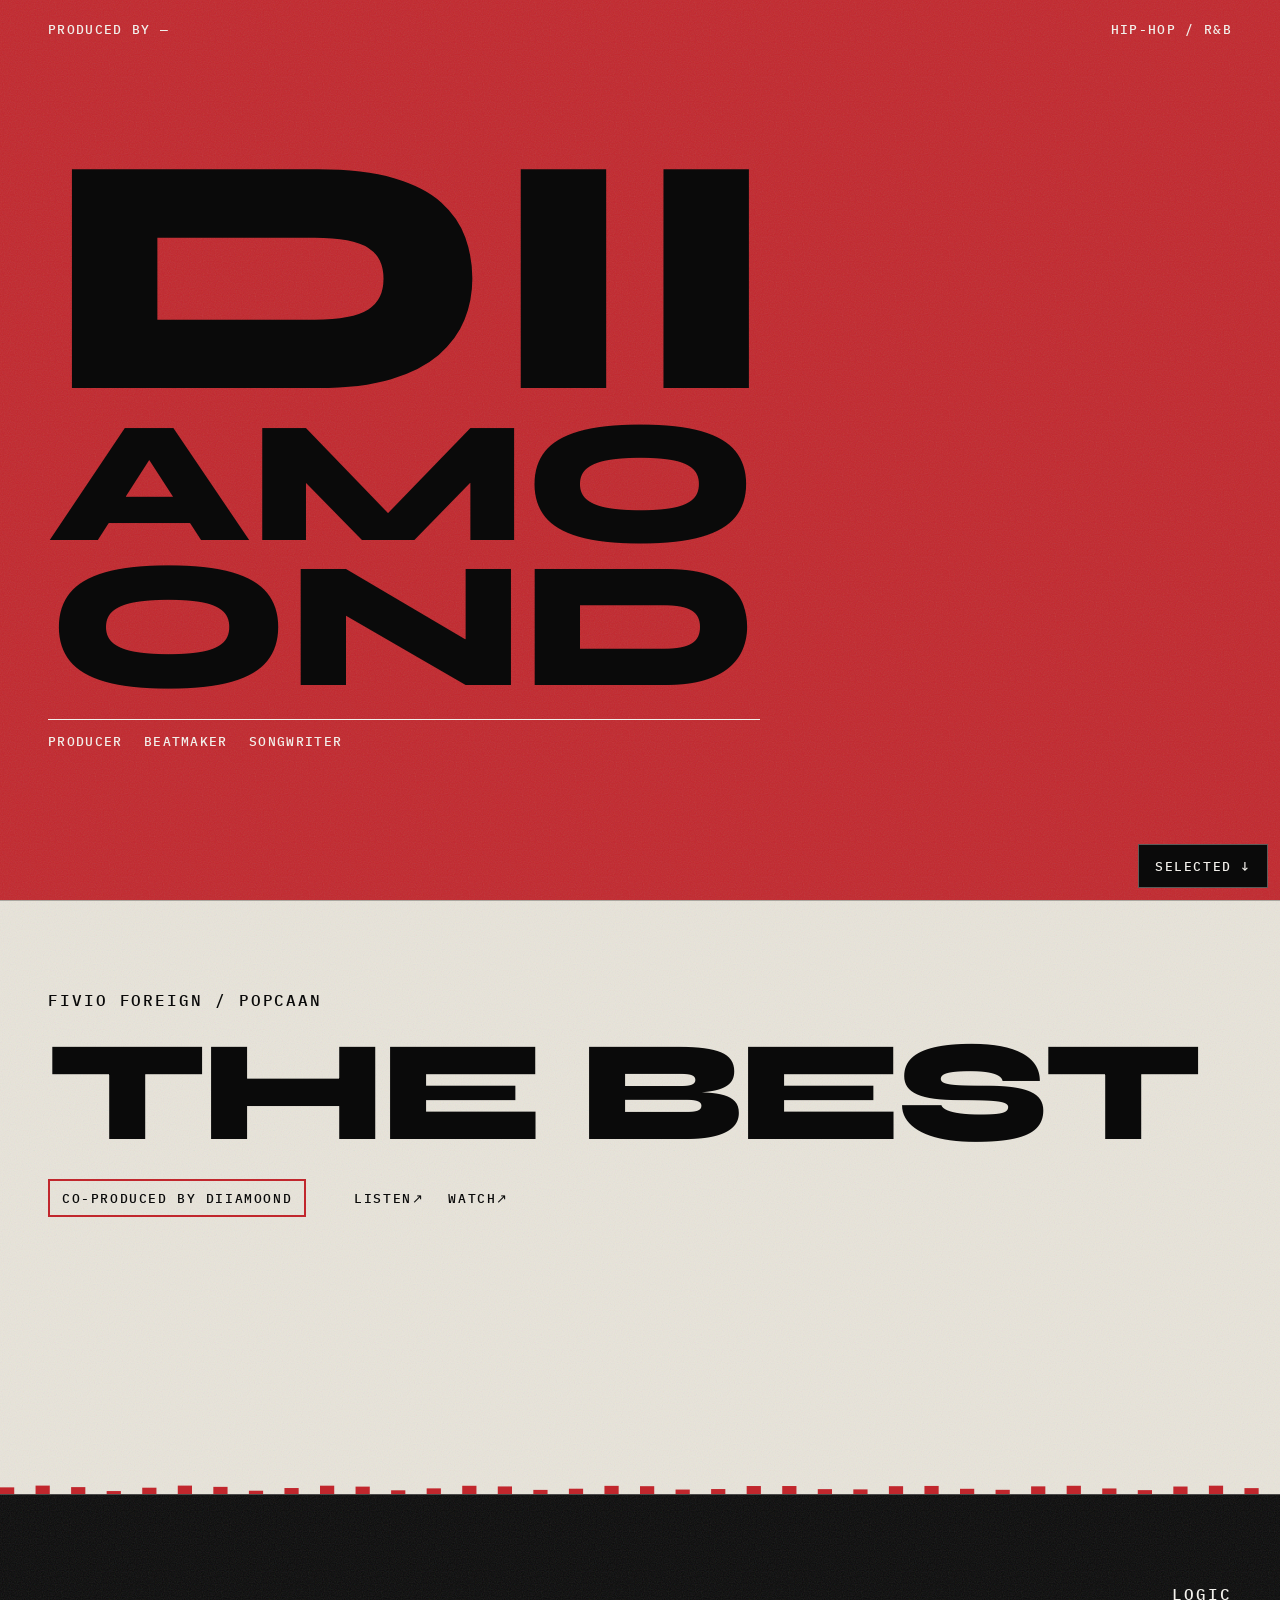
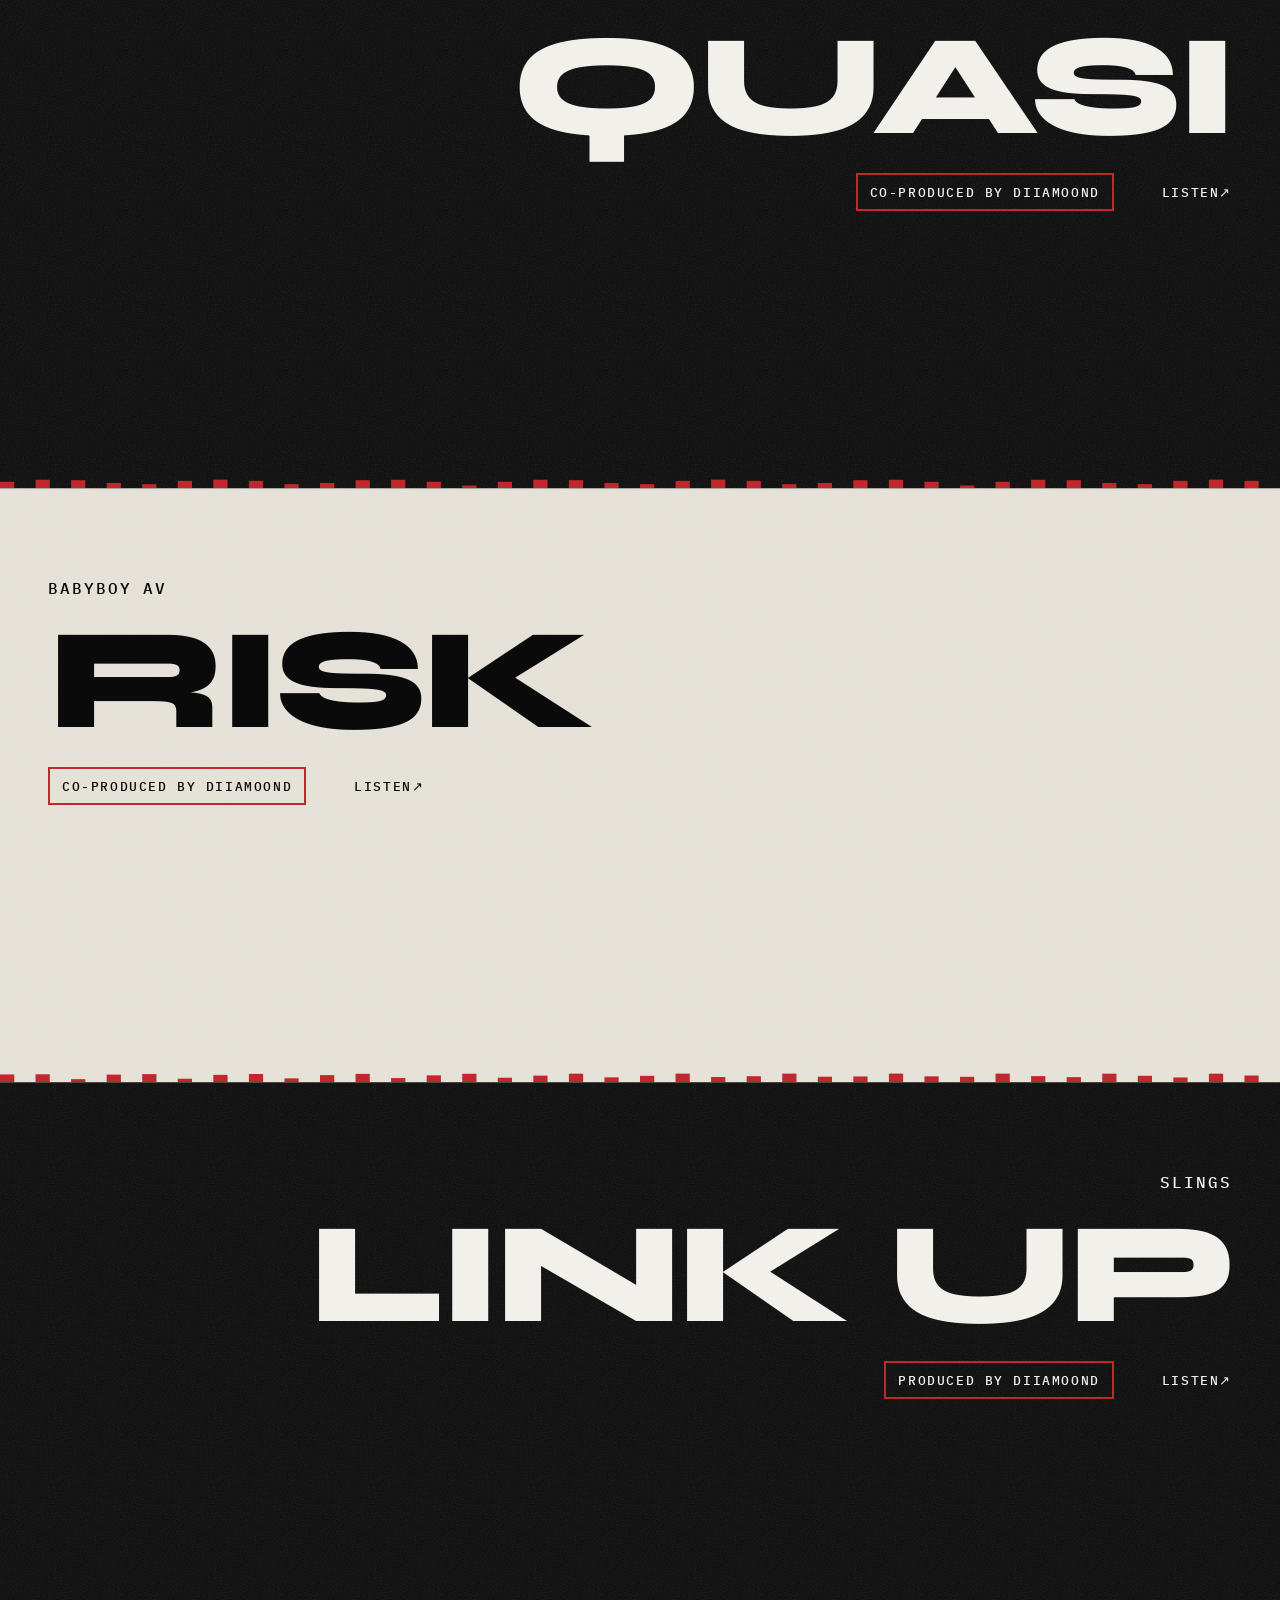
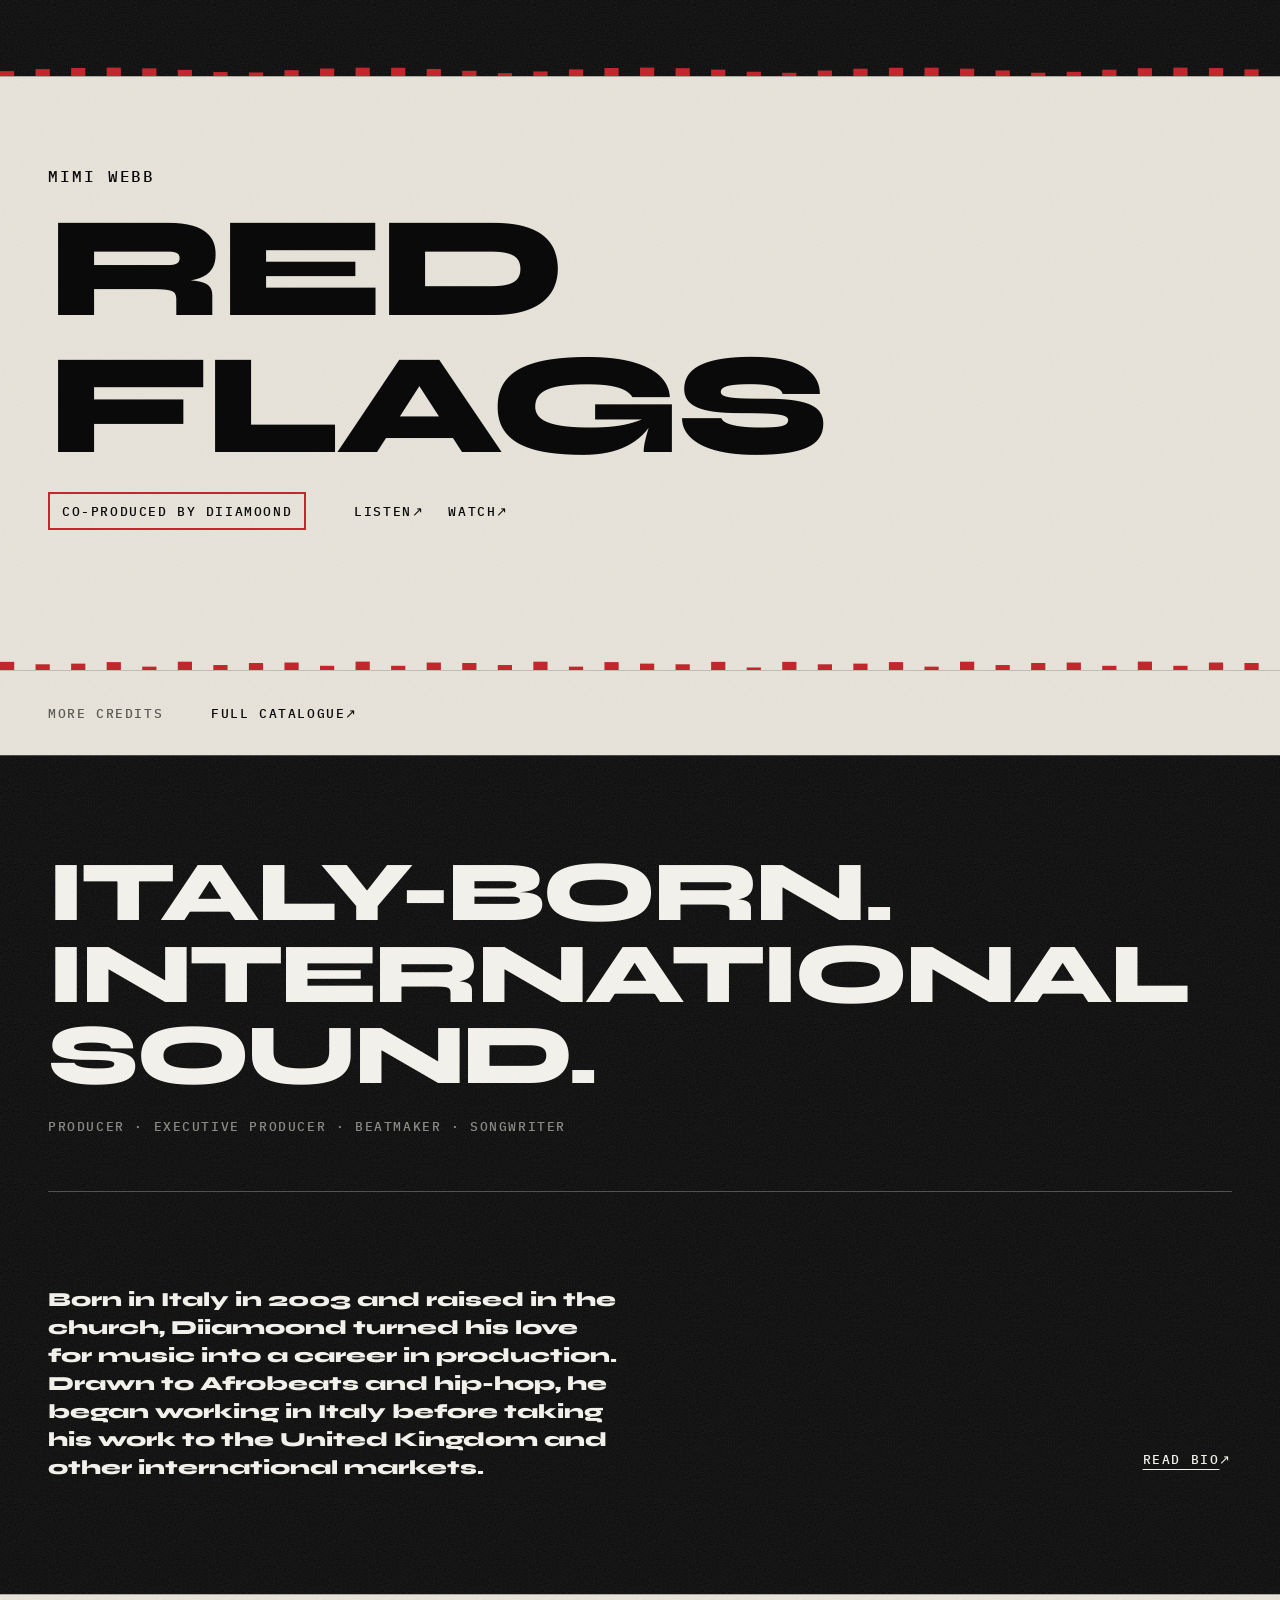
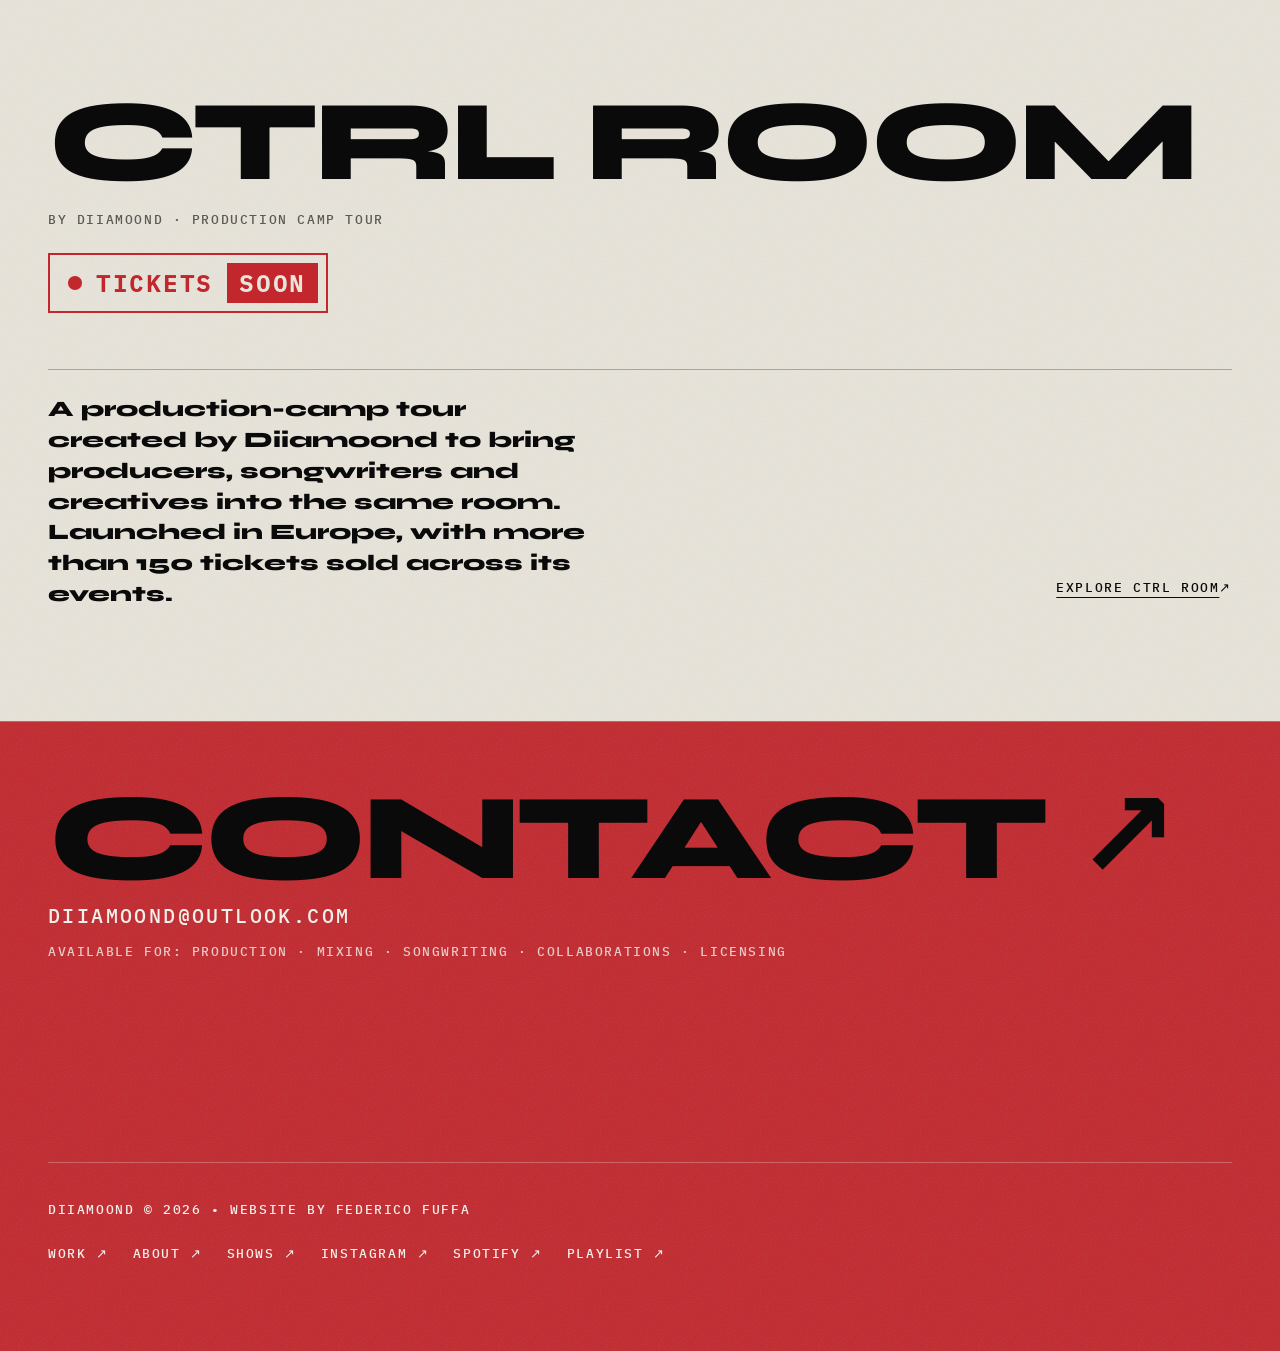
<file: index.html>
<!DOCTYPE html><html lang="en"><head><meta charset="utf-8"><meta name="viewport" content="width=device-width, initial-scale=1, viewport-fit=cover"><meta name="theme-color" content="#C1272D"><meta name="color-scheme" content="only light"><title>Diiamoond — Music Producer &amp; Songwriter</title><meta name="description" content="Diiamoond is a music producer, beatmaker and songwriter, originally from Prato, Italy. Selected productions for Kap G, K Camp and Tommy Kuti. Produced By Diiamoond."><link rel="canonical" href="https://diiamoond.live/"><link rel="sitemap" href="/sitemap-index.xml"><link rel="icon" type="image/png" sizes="48x48" href="/favicon-48.png"><link rel="icon" type="image/png" sizes="32x32" href="/favicon-32.png"><link rel="apple-touch-icon" href="/apple-touch-icon.png"><link rel="preload" href="/_astro/syne-latin-800-normal.EehdNYzx.woff2" as="font" type="font/woff2" crossorigin><meta property="og:type" content="website"><meta property="og:locale" content="en_US"><meta property="og:site_name" content="Diiamoond"><meta property="og:title" content="Diiamoond — Music Producer &amp; Songwriter"><meta property="og:description" content="Diiamoond is a music producer, beatmaker and songwriter, originally from Prato, Italy. Selected productions for Kap G, K Camp and Tommy Kuti. Produced By Diiamoond."><meta property="og:url" content="https://diiamoond.live/"><meta property="og:image" content="https://diiamoond.live/og-image.png"><meta property="og:image:width" content="1200"><meta property="og:image:height" content="630"><meta property="og:image:alt" content="DIIAMOOND, wordmark in black on a red field"><meta name="twitter:card" content="summary_large_image"><meta name="twitter:title" content="Diiamoond — Music Producer &amp; Songwriter"><meta name="twitter:description" content="Diiamoond is a music producer, beatmaker and songwriter, originally from Prato, Italy. Selected productions for Kap G, K Camp and Tommy Kuti. Produced By Diiamoond."><meta name="twitter:image" content="https://diiamoond.live/og-image.png"><script>document.documentElement.classList.add('js');</script><script type="application/ld+json">{"@context":"https://schema.org","@type":"Person","name":"Diiamoond","jobTitle":"Music producer, beatmaker and songwriter","url":"https://diiamoond.live/","sameAs":["https://www.instagram.com/the.diiamoond/","https://open.spotify.com/artist/7727l3UpDFuITKWZ92MBdm"]}</script><style>@font-face{font-family:Syne;font-style:normal;font-weight:800;font-display:swap;src:url(/_astro/syne-latin-800-normal.EehdNYzx.woff2)format("woff2")}@font-face{font-family:IBM Plex Mono;font-style:normal;font-weight:500;font-display:swap;src:url(/_astro/ibm-plex-mono-latin-500-normal.DSY6xOcd.woff2)format("woff2")}:root{--ink:#0a0a0a;--bone:#e8e4da;--red:#c1272d;--red-on-ink:#cf575b;--on-ink:#f2f0eb;--on-ink-muted:#8a8a85;--on-bone-muted:#5b5a55;--font-display:"Syne", system-ui, sans-serif;--font-mono:"IBM Plex Mono", ui-monospace, monospace;color-scheme:light only;--pad:20px;--gutter:max(var(--pad), calc((100vw - 1440px) / 2));--grain:url("data:image/svg+xml,%3Csvg xmlns='http://www.w3.org/2000/svg' width='160' height='160'%3E%3Cfilter id='n'%3E%3CfeTurbulence type='fractalNoise' baseFrequency='.85' numOctaves='2' stitchTiles='stitch'/%3E%3C/filter%3E%3Crect width='100%25' height='100%25' filter='url(%23n)'/%3E%3C/svg%3E")}@media (width>=768px){:root{--pad:48px}}*,:before,:after{box-sizing:border-box}html{scroll-behavior:smooth;background:var(--ink);-webkit-text-size-adjust:100%}body{background:var(--ink);color:var(--on-ink);font-family:var(--font-display);-webkit-font-smoothing:antialiased;margin:0;font-size:1rem;font-weight:500;line-height:1.5}h1,h2,p{margin:0}a{color:inherit;text-decoration:none}:focus-visible{outline-offset:4px;outline:3px solid}.mono{font-family:var(--font-mono);letter-spacing:.12em;text-transform:uppercase;font-size:clamp(.8125rem,.55rem + .35vw,1.0625rem);font-weight:500;line-height:1.4}.arrow__glyph{transition:transform .14s cubic-bezier(.22,1,.36,1);display:inline-block}:where(a,.row):hover .arrow .arrow__glyph,:where(a,.row):focus-within .arrow .arrow__glyph{transform:translate(.09em,-.09em)}a:hover .arrow--back .arrow__glyph,a:focus-visible .arrow--back .arrow__glyph{transform:translate(-.09em)}.credit-mark:before{content:"◆ ";vertical-align:.1em;color:var(--red);font-size:.7em}.sr-only{clip-path:inset(50%);white-space:nowrap;width:1px;height:1px;margin:-1px;padding:0;position:absolute;overflow:hidden}.skip{z-index:100;background:var(--bone);min-height:44px;color:var(--ink);padding:12px 16px;position:absolute;top:-100px;left:8px}.skip:focus{top:8px}.panel{padding-inline:var(--gutter);isolation:isolate;position:relative;overflow:clip;container-type:inline-size}.panel:before{content:"";z-index:-1;background-image:var(--grain);opacity:.12;pointer-events:none;position:absolute;inset:0}.panel--red{background:var(--red);color:var(--on-ink)}.panel--ink{background:var(--ink);color:var(--on-ink)}.panel--bone{background:var(--bone);color:var(--ink)}.js [data-reveal]{opacity:0;will-change:opacity, transform;transition:opacity .7s cubic-bezier(.22,1,.36,1),transform .9s cubic-bezier(.22,1,.36,1);transform:translateY(28px)}.js [data-reveal].is-in{opacity:1;will-change:auto;transform:none}@media (prefers-reduced-motion:reduce){html{scroll-behavior:auto}.js [data-reveal]{opacity:1;transition:none;transform:none}}.skip-next{right:max(12px, env(safe-area-inset-right));bottom:max(12px, env(safe-area-inset-bottom));z-index:50;background:var(--ink);min-width:44px;min-height:44px;color:var(--on-ink);border:1px solid #f2f0eb59;justify-content:center;align-items:center;padding:0 16px;transition:background .12s ease-out,color .12s ease-out;display:inline-flex;position:fixed}.skip-next:hover,.skip-next:focus-visible{background:var(--on-ink);color:var(--ink)}
</style><link rel="stylesheet" href="/_astro/index.AE7K4h8H.css"></head><body><a class="skip mono" href="#works">Skip to content</a><header class="hero panel panel--red" id="top" data-panel data-nav="Selected ↓" data-astro-cid-ge2uvauf><p class="hero__by mono" data-astro-cid-ge2uvauf>Produced by —</p><p class="hero__meta mono" data-astro-cid-ge2uvauf>Hip-hop / R&amp;B</p><div class="hero__block" style="--k:0.784" data-astro-cid-ge2uvauf><h1 class="hero__word" data-astro-cid-ge2uvauf><span class="sr-only" data-astro-cid-ge2uvauf>Diiamoond</span><span class="hero__row" aria-hidden="true" style="--fit:2.083" data-astro-cid-ge2uvauf><span class="hero__ink" data-astro-cid-ge2uvauf>DII</span></span><span class="hero__row" aria-hidden="true" style="--fit:4.069" data-astro-cid-ge2uvauf><span class="hero__ink" data-astro-cid-ge2uvauf>AMO</span></span><span class="hero__row" aria-hidden="true" style="--fit:3.926" data-astro-cid-ge2uvauf><span class="hero__ink" data-astro-cid-ge2uvauf>OND</span></span></h1><p class="hero__roles mono" data-astro-cid-ge2uvauf><span data-astro-cid-ge2uvauf>Producer</span><span data-astro-cid-ge2uvauf>Beatmaker</span><span data-astro-cid-ge2uvauf>Songwriter</span></p></div></header><script type="module" src="/_astro/Hero.astro_astro_type_script_index_0_lang.BYNt9utJ.js"></script><main id="works" data-astro-cid-rcgqestb><article class="track panel panel--bone " id="t01" data-panel data-nav="01/05 ↓" data-astro-cid-rcgqestb><div class="track__body" data-astro-cid-rcgqestb><p class="track__artist mono" data-reveal data-astro-cid-rcgqestb>Fivio Foreign / Popcaan</p><h2 class="track__title" style="--fit:4.425" data-astro-cid-rcgqestb><a href="https://open.spotify.com/track/6MYPGV9Q4f5nLey86DcEMl" target="_blank" rel="noopener noreferrer" aria-label="The Best, Fivio Foreign / Popcaan. Listen on Spotify (opens in a new tab)" data-astro-cid-rcgqestb><span data-reveal data-astro-cid-rcgqestb>The Best</span></a></h2><div class="track__row" data-astro-cid-rcgqestb><p class="stamp mono" data-reveal data-astro-cid-rcgqestb>Co-produced by Diiamoond</p><div class="track__actions" data-astro-cid-rcgqestb><a class="track__action mono" href="https://open.spotify.com/track/6MYPGV9Q4f5nLey86DcEMl" target="_blank" rel="noopener noreferrer" aria-label="Listen to The Best by Fivio Foreign / Popcaan on Spotify (opens in a new tab)" data-astro-cid-rcgqestb>Listen <span class="arrow" aria-hidden="true" data-astro-cid-rcgqestb><span class="arrow__glyph" data-astro-cid-rcgqestb>↗</span></span></a><a class="track__action mono" href="https://www.youtube.com/watch?v=K9nhAuuzbDE" target="_blank" rel="noopener noreferrer" aria-label="Watch The Best by Fivio Foreign / Popcaan on YouTube (opens in a new tab)" data-astro-cid-rcgqestb>Watch <span class="arrow" aria-hidden="true" data-astro-cid-rcgqestb><span class="arrow__glyph" data-astro-cid-rcgqestb>↗</span></span></a></div></div></div><svg class="wave" viewBox="0 0 360 24" preserveAspectRatio="none" aria-hidden="true" data-astro-cid-rcgqestb><rect x="0" y="0" width="4" height="24" style="--h:0.79;--d:0.00s" data-astro-cid-rcgqestb></rect><rect x="10" y="0" width="4" height="24" style="--h:1.00;--d:0.05s" data-astro-cid-rcgqestb></rect><rect x="20" y="0" width="4" height="24" style="--h:0.82;--d:0.10s" data-astro-cid-rcgqestb></rect><rect x="30" y="0" width="4" height="24" style="--h:0.35;--d:0.15s" data-astro-cid-rcgqestb></rect><rect x="40" y="0" width="4" height="24" style="--h:0.75;--d:0.20s" data-astro-cid-rcgqestb></rect><rect x="50" y="0" width="4" height="24" style="--h:1.00;--d:0.25s" data-astro-cid-rcgqestb></rect><rect x="60" y="0" width="4" height="24" style="--h:0.85;--d:0.30s" data-astro-cid-rcgqestb></rect><rect x="70" y="0" width="4" height="24" style="--h:0.39;--d:0.35s" data-astro-cid-rcgqestb></rect><rect x="80" y="0" width="4" height="24" style="--h:0.71;--d:0.40s" data-astro-cid-rcgqestb></rect><rect x="90" y="0" width="4" height="24" style="--h:0.99;--d:0.00s" data-astro-cid-rcgqestb></rect><rect x="100" y="0" width="4" height="24" style="--h:0.88;--d:0.05s" data-astro-cid-rcgqestb></rect><rect x="110" y="0" width="4" height="24" style="--h:0.44;--d:0.10s" data-astro-cid-rcgqestb></rect><rect x="120" y="0" width="4" height="24" style="--h:0.67;--d:0.15s" data-astro-cid-rcgqestb></rect><rect x="130" y="0" width="4" height="24" style="--h:0.98;--d:0.20s" data-astro-cid-rcgqestb></rect><rect x="140" y="0" width="4" height="24" style="--h:0.90;--d:0.25s" data-astro-cid-rcgqestb></rect><rect x="150" y="0" width="4" height="24" style="--h:0.49;--d:0.30s" data-astro-cid-rcgqestb></rect><rect x="160" y="0" width="4" height="24" style="--h:0.63;--d:0.35s" data-astro-cid-rcgqestb></rect><rect x="170" y="0" width="4" height="24" style="--h:0.97;--d:0.40s" data-astro-cid-rcgqestb></rect><rect x="180" y="0" width="4" height="24" style="--h:0.93;--d:0.00s" data-astro-cid-rcgqestb></rect><rect x="190" y="0" width="4" height="24" style="--h:0.53;--d:0.05s" data-astro-cid-rcgqestb></rect><rect x="200" y="0" width="4" height="24" style="--h:0.59;--d:0.10s" data-astro-cid-rcgqestb></rect><rect x="210" y="0" width="4" height="24" style="--h:0.95;--d:0.15s" data-astro-cid-rcgqestb></rect><rect x="220" y="0" width="4" height="24" style="--h:0.95;--d:0.20s" data-astro-cid-rcgqestb></rect><rect x="230" y="0" width="4" height="24" style="--h:0.58;--d:0.25s" data-astro-cid-rcgqestb></rect><rect x="240" y="0" width="4" height="24" style="--h:0.55;--d:0.30s" data-astro-cid-rcgqestb></rect><rect x="250" y="0" width="4" height="24" style="--h:0.93;--d:0.35s" data-astro-cid-rcgqestb></rect><rect x="260" y="0" width="4" height="24" style="--h:0.96;--d:0.40s" data-astro-cid-rcgqestb></rect><rect x="270" y="0" width="4" height="24" style="--h:0.62;--d:0.00s" data-astro-cid-rcgqestb></rect><rect x="280" y="0" width="4" height="24" style="--h:0.50;--d:0.05s" data-astro-cid-rcgqestb></rect><rect x="290" y="0" width="4" height="24" style="--h:0.91;--d:0.10s" data-astro-cid-rcgqestb></rect><rect x="300" y="0" width="4" height="24" style="--h:0.98;--d:0.15s" data-astro-cid-rcgqestb></rect><rect x="310" y="0" width="4" height="24" style="--h:0.66;--d:0.20s" data-astro-cid-rcgqestb></rect><rect x="320" y="0" width="4" height="24" style="--h:0.46;--d:0.25s" data-astro-cid-rcgqestb></rect><rect x="330" y="0" width="4" height="24" style="--h:0.89;--d:0.30s" data-astro-cid-rcgqestb></rect><rect x="340" y="0" width="4" height="24" style="--h:0.99;--d:0.35s" data-astro-cid-rcgqestb></rect><rect x="350" y="0" width="4" height="24" style="--h:0.70;--d:0.40s" data-astro-cid-rcgqestb></rect></svg></article><article class="track panel panel--ink track--flip" id="t02" data-panel data-nav="02/05 ↓" data-astro-cid-rcgqestb><div class="track__body" data-astro-cid-rcgqestb><p class="track__artist mono" data-reveal data-astro-cid-rcgqestb>Logic</p><h2 class="track__title" style="--fit:5.232" data-astro-cid-rcgqestb><a href="https://open.spotify.com/track/0IBHTkmEQCLGHJaWs1tuEg" target="_blank" rel="noopener noreferrer" aria-label="Quasi, Logic. Listen on Spotify (opens in a new tab)" data-astro-cid-rcgqestb><span data-reveal data-astro-cid-rcgqestb>Quasi</span></a></h2><div class="track__row" data-astro-cid-rcgqestb><p class="stamp mono" data-reveal data-astro-cid-rcgqestb>Co-produced by Diiamoond</p><div class="track__actions" data-astro-cid-rcgqestb><a class="track__action mono" href="https://open.spotify.com/track/0IBHTkmEQCLGHJaWs1tuEg" target="_blank" rel="noopener noreferrer" aria-label="Listen to Quasi by Logic on Spotify (opens in a new tab)" data-astro-cid-rcgqestb>Listen <span class="arrow" aria-hidden="true" data-astro-cid-rcgqestb><span class="arrow__glyph" data-astro-cid-rcgqestb>↗</span></span></a></div></div></div><svg class="wave" viewBox="0 0 360 24" preserveAspectRatio="none" aria-hidden="true" data-astro-cid-rcgqestb><rect x="0" y="0" width="4" height="24" style="--h:0.74;--d:0.00s" data-astro-cid-rcgqestb></rect><rect x="10" y="0" width="4" height="24" style="--h:0.98;--d:0.05s" data-astro-cid-rcgqestb></rect><rect x="20" y="0" width="4" height="24" style="--h:0.93;--d:0.10s" data-astro-cid-rcgqestb></rect><rect x="30" y="0" width="4" height="24" style="--h:0.60;--d:0.15s" data-astro-cid-rcgqestb></rect><rect x="40" y="0" width="4" height="24" style="--h:0.46;--d:0.20s" data-astro-cid-rcgqestb></rect><rect x="50" y="0" width="4" height="24" style="--h:0.85;--d:0.25s" data-astro-cid-rcgqestb></rect><rect x="60" y="0" width="4" height="24" style="--h:1.00;--d:0.30s" data-astro-cid-rcgqestb></rect><rect x="70" y="0" width="4" height="24" style="--h:0.85;--d:0.35s" data-astro-cid-rcgqestb></rect><rect x="80" y="0" width="4" height="24" style="--h:0.46;--d:0.40s" data-astro-cid-rcgqestb></rect><rect x="90" y="0" width="4" height="24" style="--h:0.60;--d:0.00s" data-astro-cid-rcgqestb></rect><rect x="100" y="0" width="4" height="24" style="--h:0.93;--d:0.05s" data-astro-cid-rcgqestb></rect><rect x="110" y="0" width="4" height="24" style="--h:0.98;--d:0.10s" data-astro-cid-rcgqestb></rect><rect x="120" y="0" width="4" height="24" style="--h:0.74;--d:0.15s" data-astro-cid-rcgqestb></rect><rect x="130" y="0" width="4" height="24" style="--h:0.30;--d:0.20s" data-astro-cid-rcgqestb></rect><rect x="140" y="0" width="4" height="24" style="--h:0.74;--d:0.25s" data-astro-cid-rcgqestb></rect><rect x="150" y="0" width="4" height="24" style="--h:0.98;--d:0.30s" data-astro-cid-rcgqestb></rect><rect x="160" y="0" width="4" height="24" style="--h:0.93;--d:0.35s" data-astro-cid-rcgqestb></rect><rect x="170" y="0" width="4" height="24" style="--h:0.60;--d:0.40s" data-astro-cid-rcgqestb></rect><rect x="180" y="0" width="4" height="24" style="--h:0.46;--d:0.00s" data-astro-cid-rcgqestb></rect><rect x="190" y="0" width="4" height="24" style="--h:0.85;--d:0.05s" data-astro-cid-rcgqestb></rect><rect x="200" y="0" width="4" height="24" style="--h:1.00;--d:0.10s" data-astro-cid-rcgqestb></rect><rect x="210" y="0" width="4" height="24" style="--h:0.85;--d:0.15s" data-astro-cid-rcgqestb></rect><rect x="220" y="0" width="4" height="24" style="--h:0.46;--d:0.20s" data-astro-cid-rcgqestb></rect><rect x="230" y="0" width="4" height="24" style="--h:0.60;--d:0.25s" data-astro-cid-rcgqestb></rect><rect x="240" y="0" width="4" height="24" style="--h:0.93;--d:0.30s" data-astro-cid-rcgqestb></rect><rect x="250" y="0" width="4" height="24" style="--h:0.98;--d:0.35s" data-astro-cid-rcgqestb></rect><rect x="260" y="0" width="4" height="24" style="--h:0.74;--d:0.40s" data-astro-cid-rcgqestb></rect><rect x="270" y="0" width="4" height="24" style="--h:0.30;--d:0.00s" data-astro-cid-rcgqestb></rect><rect x="280" y="0" width="4" height="24" style="--h:0.74;--d:0.05s" data-astro-cid-rcgqestb></rect><rect x="290" y="0" width="4" height="24" style="--h:0.98;--d:0.10s" data-astro-cid-rcgqestb></rect><rect x="300" y="0" width="4" height="24" style="--h:0.93;--d:0.15s" data-astro-cid-rcgqestb></rect><rect x="310" y="0" width="4" height="24" style="--h:0.60;--d:0.20s" data-astro-cid-rcgqestb></rect><rect x="320" y="0" width="4" height="24" style="--h:0.46;--d:0.25s" data-astro-cid-rcgqestb></rect><rect x="330" y="0" width="4" height="24" style="--h:0.85;--d:0.30s" data-astro-cid-rcgqestb></rect><rect x="340" y="0" width="4" height="24" style="--h:1.00;--d:0.35s" data-astro-cid-rcgqestb></rect><rect x="350" y="0" width="4" height="24" style="--h:0.85;--d:0.40s" data-astro-cid-rcgqestb></rect></svg></article><article class="track panel panel--bone " id="t03" data-panel data-nav="03/05 ↓" data-astro-cid-rcgqestb><div class="track__body" data-astro-cid-rcgqestb><p class="track__artist mono" data-reveal data-astro-cid-rcgqestb>Babyboy AV</p><h2 class="track__title" style="--fit:3.896" data-astro-cid-rcgqestb><a href="https://open.spotify.com/track/3CbYtoJFEmPAMkKhEjPdOE" target="_blank" rel="noopener noreferrer" aria-label="Risk, Babyboy AV. Listen on Spotify (opens in a new tab)" data-astro-cid-rcgqestb><span data-reveal data-astro-cid-rcgqestb>Risk</span></a></h2><div class="track__row" data-astro-cid-rcgqestb><p class="stamp mono" data-reveal data-astro-cid-rcgqestb>Co-produced by Diiamoond</p><div class="track__actions" data-astro-cid-rcgqestb><a class="track__action mono" href="https://open.spotify.com/track/3CbYtoJFEmPAMkKhEjPdOE" target="_blank" rel="noopener noreferrer" aria-label="Listen to Risk by Babyboy AV on Spotify (opens in a new tab)" data-astro-cid-rcgqestb>Listen <span class="arrow" aria-hidden="true" data-astro-cid-rcgqestb><span class="arrow__glyph" data-astro-cid-rcgqestb>↗</span></span></a></div></div></div><svg class="wave" viewBox="0 0 360 24" preserveAspectRatio="none" aria-hidden="true" data-astro-cid-rcgqestb><rect x="0" y="0" width="4" height="24" style="--h:0.90;--d:0.00s" data-astro-cid-rcgqestb></rect><rect x="10" y="0" width="4" height="24" style="--h:0.92;--d:0.05s" data-astro-cid-rcgqestb></rect><rect x="20" y="0" width="4" height="24" style="--h:0.34;--d:0.10s" data-astro-cid-rcgqestb></rect><rect x="30" y="0" width="4" height="24" style="--h:0.88;--d:0.15s" data-astro-cid-rcgqestb></rect><rect x="40" y="0" width="4" height="24" style="--h:0.94;--d:0.20s" data-astro-cid-rcgqestb></rect><rect x="50" y="0" width="4" height="24" style="--h:0.39;--d:0.25s" data-astro-cid-rcgqestb></rect><rect x="60" y="0" width="4" height="24" style="--h:0.85;--d:0.30s" data-astro-cid-rcgqestb></rect><rect x="70" y="0" width="4" height="24" style="--h:0.95;--d:0.35s" data-astro-cid-rcgqestb></rect><rect x="80" y="0" width="4" height="24" style="--h:0.43;--d:0.40s" data-astro-cid-rcgqestb></rect><rect x="90" y="0" width="4" height="24" style="--h:0.82;--d:0.00s" data-astro-cid-rcgqestb></rect><rect x="100" y="0" width="4" height="24" style="--h:0.97;--d:0.05s" data-astro-cid-rcgqestb></rect><rect x="110" y="0" width="4" height="24" style="--h:0.47;--d:0.10s" data-astro-cid-rcgqestb></rect><rect x="120" y="0" width="4" height="24" style="--h:0.79;--d:0.15s" data-astro-cid-rcgqestb></rect><rect x="130" y="0" width="4" height="24" style="--h:0.98;--d:0.20s" data-astro-cid-rcgqestb></rect><rect x="140" y="0" width="4" height="24" style="--h:0.51;--d:0.25s" data-astro-cid-rcgqestb></rect><rect x="150" y="0" width="4" height="24" style="--h:0.76;--d:0.30s" data-astro-cid-rcgqestb></rect><rect x="160" y="0" width="4" height="24" style="--h:0.99;--d:0.35s" data-astro-cid-rcgqestb></rect><rect x="170" y="0" width="4" height="24" style="--h:0.55;--d:0.40s" data-astro-cid-rcgqestb></rect><rect x="180" y="0" width="4" height="24" style="--h:0.73;--d:0.00s" data-astro-cid-rcgqestb></rect><rect x="190" y="0" width="4" height="24" style="--h:1.00;--d:0.05s" data-astro-cid-rcgqestb></rect><rect x="200" y="0" width="4" height="24" style="--h:0.59;--d:0.10s" data-astro-cid-rcgqestb></rect><rect x="210" y="0" width="4" height="24" style="--h:0.69;--d:0.15s" data-astro-cid-rcgqestb></rect><rect x="220" y="0" width="4" height="24" style="--h:1.00;--d:0.20s" data-astro-cid-rcgqestb></rect><rect x="230" y="0" width="4" height="24" style="--h:0.63;--d:0.25s" data-astro-cid-rcgqestb></rect><rect x="240" y="0" width="4" height="24" style="--h:0.66;--d:0.30s" data-astro-cid-rcgqestb></rect><rect x="250" y="0" width="4" height="24" style="--h:1.00;--d:0.35s" data-astro-cid-rcgqestb></rect><rect x="260" y="0" width="4" height="24" style="--h:0.67;--d:0.40s" data-astro-cid-rcgqestb></rect><rect x="270" y="0" width="4" height="24" style="--h:0.62;--d:0.00s" data-astro-cid-rcgqestb></rect><rect x="280" y="0" width="4" height="24" style="--h:1.00;--d:0.05s" data-astro-cid-rcgqestb></rect><rect x="290" y="0" width="4" height="24" style="--h:0.70;--d:0.10s" data-astro-cid-rcgqestb></rect><rect x="300" y="0" width="4" height="24" style="--h:0.58;--d:0.15s" data-astro-cid-rcgqestb></rect><rect x="310" y="0" width="4" height="24" style="--h:0.99;--d:0.20s" data-astro-cid-rcgqestb></rect><rect x="320" y="0" width="4" height="24" style="--h:0.74;--d:0.25s" data-astro-cid-rcgqestb></rect><rect x="330" y="0" width="4" height="24" style="--h:0.54;--d:0.30s" data-astro-cid-rcgqestb></rect><rect x="340" y="0" width="4" height="24" style="--h:0.99;--d:0.35s" data-astro-cid-rcgqestb></rect><rect x="350" y="0" width="4" height="24" style="--h:0.77;--d:0.40s" data-astro-cid-rcgqestb></rect></svg></article><article class="track panel panel--ink track--flip" id="t04" data-panel data-nav="04/05 ↓" data-astro-cid-rcgqestb><div class="track__body" data-astro-cid-rcgqestb><p class="track__artist mono" data-reveal data-astro-cid-rcgqestb>Slings</p><h2 class="track__title" style="--fit:3.85" data-astro-cid-rcgqestb><a href="https://open.spotify.com/track/6tViGvg2mllRQyfO4PNP4A" target="_blank" rel="noopener noreferrer" aria-label="Link Up, Slings. Listen on Spotify (opens in a new tab)" data-astro-cid-rcgqestb><span data-reveal data-astro-cid-rcgqestb>Link Up</span></a></h2><div class="track__row" data-astro-cid-rcgqestb><p class="stamp mono" data-reveal data-astro-cid-rcgqestb>Produced by Diiamoond</p><div class="track__actions" data-astro-cid-rcgqestb><a class="track__action mono" href="https://open.spotify.com/track/6tViGvg2mllRQyfO4PNP4A" target="_blank" rel="noopener noreferrer" aria-label="Listen to Link Up by Slings on Spotify (opens in a new tab)" data-astro-cid-rcgqestb>Listen <span class="arrow" aria-hidden="true" data-astro-cid-rcgqestb><span class="arrow__glyph" data-astro-cid-rcgqestb>↗</span></span></a></div></div></div><svg class="wave" viewBox="0 0 360 24" preserveAspectRatio="none" aria-hidden="true" data-astro-cid-rcgqestb><rect x="0" y="0" width="4" height="24" style="--h:0.58;--d:0.00s" data-astro-cid-rcgqestb></rect><rect x="10" y="0" width="4" height="24" style="--h:0.82;--d:0.05s" data-astro-cid-rcgqestb></rect><rect x="20" y="0" width="4" height="24" style="--h:0.96;--d:0.10s" data-astro-cid-rcgqestb></rect><rect x="30" y="0" width="4" height="24" style="--h:1.00;--d:0.15s" data-astro-cid-rcgqestb></rect><rect x="40" y="0" width="4" height="24" style="--h:0.91;--d:0.20s" data-astro-cid-rcgqestb></rect><rect x="50" y="0" width="4" height="24" style="--h:0.73;--d:0.25s" data-astro-cid-rcgqestb></rect><rect x="60" y="0" width="4" height="24" style="--h:0.47;--d:0.30s" data-astro-cid-rcgqestb></rect><rect x="70" y="0" width="4" height="24" style="--h:0.42;--d:0.35s" data-astro-cid-rcgqestb></rect><rect x="80" y="0" width="4" height="24" style="--h:0.69;--d:0.40s" data-astro-cid-rcgqestb></rect><rect x="90" y="0" width="4" height="24" style="--h:0.89;--d:0.00s" data-astro-cid-rcgqestb></rect><rect x="100" y="0" width="4" height="24" style="--h:0.99;--d:0.05s" data-astro-cid-rcgqestb></rect><rect x="110" y="0" width="4" height="24" style="--h:0.98;--d:0.10s" data-astro-cid-rcgqestb></rect><rect x="120" y="0" width="4" height="24" style="--h:0.84;--d:0.15s" data-astro-cid-rcgqestb></rect><rect x="130" y="0" width="4" height="24" style="--h:0.62;--d:0.20s" data-astro-cid-rcgqestb></rect><rect x="140" y="0" width="4" height="24" style="--h:0.34;--d:0.25s" data-astro-cid-rcgqestb></rect><rect x="150" y="0" width="4" height="24" style="--h:0.54;--d:0.30s" data-astro-cid-rcgqestb></rect><rect x="160" y="0" width="4" height="24" style="--h:0.79;--d:0.35s" data-astro-cid-rcgqestb></rect><rect x="170" y="0" width="4" height="24" style="--h:0.95;--d:0.40s" data-astro-cid-rcgqestb></rect><rect x="180" y="0" width="4" height="24" style="--h:1.00;--d:0.00s" data-astro-cid-rcgqestb></rect><rect x="190" y="0" width="4" height="24" style="--h:0.93;--d:0.05s" data-astro-cid-rcgqestb></rect><rect x="200" y="0" width="4" height="24" style="--h:0.76;--d:0.10s" data-astro-cid-rcgqestb></rect><rect x="210" y="0" width="4" height="24" style="--h:0.51;--d:0.15s" data-astro-cid-rcgqestb></rect><rect x="220" y="0" width="4" height="24" style="--h:0.38;--d:0.20s" data-astro-cid-rcgqestb></rect><rect x="230" y="0" width="4" height="24" style="--h:0.65;--d:0.25s" data-astro-cid-rcgqestb></rect><rect x="240" y="0" width="4" height="24" style="--h:0.87;--d:0.30s" data-astro-cid-rcgqestb></rect><rect x="250" y="0" width="4" height="24" style="--h:0.98;--d:0.35s" data-astro-cid-rcgqestb></rect><rect x="260" y="0" width="4" height="24" style="--h:0.99;--d:0.40s" data-astro-cid-rcgqestb></rect><rect x="270" y="0" width="4" height="24" style="--h:0.87;--d:0.00s" data-astro-cid-rcgqestb></rect><rect x="280" y="0" width="4" height="24" style="--h:0.66;--d:0.05s" data-astro-cid-rcgqestb></rect><rect x="290" y="0" width="4" height="24" style="--h:0.39;--d:0.10s" data-astro-cid-rcgqestb></rect><rect x="300" y="0" width="4" height="24" style="--h:0.50;--d:0.15s" data-astro-cid-rcgqestb></rect><rect x="310" y="0" width="4" height="24" style="--h:0.75;--d:0.20s" data-astro-cid-rcgqestb></rect><rect x="320" y="0" width="4" height="24" style="--h:0.93;--d:0.25s" data-astro-cid-rcgqestb></rect><rect x="330" y="0" width="4" height="24" style="--h:1.00;--d:0.30s" data-astro-cid-rcgqestb></rect><rect x="340" y="0" width="4" height="24" style="--h:0.95;--d:0.35s" data-astro-cid-rcgqestb></rect><rect x="350" y="0" width="4" height="24" style="--h:0.79;--d:0.40s" data-astro-cid-rcgqestb></rect></svg></article><article class="track panel panel--bone " id="t05" data-panel data-nav="05/05 ↓" data-astro-cid-rcgqestb><div class="track__body" data-astro-cid-rcgqestb><p class="track__artist mono" data-reveal data-astro-cid-rcgqestb>Mimi Webb</p><h2 class="track__title" style="--fit:5.616" data-astro-cid-rcgqestb><a href="https://open.spotify.com/track/2r7BOWS3bEYjEUbLiH8kVM" target="_blank" rel="noopener noreferrer" aria-label="Red Flags, Mimi Webb. Listen on Spotify (opens in a new tab)" data-astro-cid-rcgqestb><span data-reveal data-astro-cid-rcgqestb>Red Flags</span></a></h2><div class="track__row" data-astro-cid-rcgqestb><p class="stamp mono" data-reveal data-astro-cid-rcgqestb>Co-produced by Diiamoond</p><div class="track__actions" data-astro-cid-rcgqestb><a class="track__action mono" href="https://open.spotify.com/track/2r7BOWS3bEYjEUbLiH8kVM" target="_blank" rel="noopener noreferrer" aria-label="Listen to Red Flags by Mimi Webb on Spotify (opens in a new tab)" data-astro-cid-rcgqestb>Listen <span class="arrow" aria-hidden="true" data-astro-cid-rcgqestb><span class="arrow__glyph" data-astro-cid-rcgqestb>↗</span></span></a><a class="track__action mono" href="https://www.youtube.com/watch?v=5xvRopbTEXw" target="_blank" rel="noopener noreferrer" aria-label="Watch Red Flags by Mimi Webb on YouTube (opens in a new tab)" data-astro-cid-rcgqestb>Watch <span class="arrow" aria-hidden="true" data-astro-cid-rcgqestb><span class="arrow__glyph" data-astro-cid-rcgqestb>↗</span></span></a></div></div></div><svg class="wave" viewBox="0 0 360 24" preserveAspectRatio="none" aria-hidden="true" data-astro-cid-rcgqestb><rect x="0" y="0" width="4" height="24" style="--h:0.97;--d:0.00s" data-astro-cid-rcgqestb></rect><rect x="10" y="0" width="4" height="24" style="--h:0.68;--d:0.05s" data-astro-cid-rcgqestb></rect><rect x="20" y="0" width="4" height="24" style="--h:0.76;--d:0.10s" data-astro-cid-rcgqestb></rect><rect x="30" y="0" width="4" height="24" style="--h:0.94;--d:0.15s" data-astro-cid-rcgqestb></rect><rect x="40" y="0" width="4" height="24" style="--h:0.40;--d:0.20s" data-astro-cid-rcgqestb></rect><rect x="50" y="0" width="4" height="24" style="--h:0.99;--d:0.25s" data-astro-cid-rcgqestb></rect><rect x="60" y="0" width="4" height="24" style="--h:0.59;--d:0.30s" data-astro-cid-rcgqestb></rect><rect x="70" y="0" width="4" height="24" style="--h:0.83;--d:0.35s" data-astro-cid-rcgqestb></rect><rect x="80" y="0" width="4" height="24" style="--h:0.89;--d:0.40s" data-astro-cid-rcgqestb></rect><rect x="90" y="0" width="4" height="24" style="--h:0.50;--d:0.00s" data-astro-cid-rcgqestb></rect><rect x="100" y="0" width="4" height="24" style="--h:1.00;--d:0.05s" data-astro-cid-rcgqestb></rect><rect x="110" y="0" width="4" height="24" style="--h:0.50;--d:0.10s" data-astro-cid-rcgqestb></rect><rect x="120" y="0" width="4" height="24" style="--h:0.89;--d:0.15s" data-astro-cid-rcgqestb></rect><rect x="130" y="0" width="4" height="24" style="--h:0.83;--d:0.20s" data-astro-cid-rcgqestb></rect><rect x="140" y="0" width="4" height="24" style="--h:0.59;--d:0.25s" data-astro-cid-rcgqestb></rect><rect x="150" y="0" width="4" height="24" style="--h:0.99;--d:0.30s" data-astro-cid-rcgqestb></rect><rect x="160" y="0" width="4" height="24" style="--h:0.40;--d:0.35s" data-astro-cid-rcgqestb></rect><rect x="170" y="0" width="4" height="24" style="--h:0.94;--d:0.40s" data-astro-cid-rcgqestb></rect><rect x="180" y="0" width="4" height="24" style="--h:0.76;--d:0.00s" data-astro-cid-rcgqestb></rect><rect x="190" y="0" width="4" height="24" style="--h:0.68;--d:0.05s" data-astro-cid-rcgqestb></rect><rect x="200" y="0" width="4" height="24" style="--h:0.97;--d:0.10s" data-astro-cid-rcgqestb></rect><rect x="210" y="0" width="4" height="24" style="--h:0.30;--d:0.15s" data-astro-cid-rcgqestb></rect><rect x="220" y="0" width="4" height="24" style="--h:0.97;--d:0.20s" data-astro-cid-rcgqestb></rect><rect x="230" y="0" width="4" height="24" style="--h:0.68;--d:0.25s" data-astro-cid-rcgqestb></rect><rect x="240" y="0" width="4" height="24" style="--h:0.76;--d:0.30s" data-astro-cid-rcgqestb></rect><rect x="250" y="0" width="4" height="24" style="--h:0.94;--d:0.35s" data-astro-cid-rcgqestb></rect><rect x="260" y="0" width="4" height="24" style="--h:0.40;--d:0.40s" data-astro-cid-rcgqestb></rect><rect x="270" y="0" width="4" height="24" style="--h:0.99;--d:0.00s" data-astro-cid-rcgqestb></rect><rect x="280" y="0" width="4" height="24" style="--h:0.59;--d:0.05s" data-astro-cid-rcgqestb></rect><rect x="290" y="0" width="4" height="24" style="--h:0.83;--d:0.10s" data-astro-cid-rcgqestb></rect><rect x="300" y="0" width="4" height="24" style="--h:0.89;--d:0.15s" data-astro-cid-rcgqestb></rect><rect x="310" y="0" width="4" height="24" style="--h:0.50;--d:0.20s" data-astro-cid-rcgqestb></rect><rect x="320" y="0" width="4" height="24" style="--h:1.00;--d:0.25s" data-astro-cid-rcgqestb></rect><rect x="330" y="0" width="4" height="24" style="--h:0.50;--d:0.30s" data-astro-cid-rcgqestb></rect><rect x="340" y="0" width="4" height="24" style="--h:0.89;--d:0.35s" data-astro-cid-rcgqestb></rect><rect x="350" y="0" width="4" height="24" style="--h:0.83;--d:0.40s" data-astro-cid-rcgqestb></rect></svg></article><p class="more panel panel--bone mono" data-astro-cid-rcgqestb><span class="more__label" data-astro-cid-rcgqestb>More credits</span><a class="more__link" href="/work/" aria-label="Full catalogue and credits" data-astro-cid-rcgqestb>Full catalogue <span class="arrow" aria-hidden="true" data-astro-cid-rcgqestb><span class="arrow__glyph" data-astro-cid-rcgqestb>↗</span></span></a></p></main><section class="bio panel panel--ink" id="bio" data-panel data-nav="CTRL Room ↓" aria-labelledby="bio-title" data-astro-cid-kzfmqkhj><h2 class="bio__title" id="bio-title" data-reveal style="--fit:13.787" data-astro-cid-kzfmqkhj><span data-astro-cid-kzfmqkhj>Italy-born.</span><span data-astro-cid-kzfmqkhj>International</span><span data-astro-cid-kzfmqkhj>sound.</span></h2><p class="bio__by mono" data-reveal data-astro-cid-kzfmqkhj>Producer · Executive producer · Beatmaker · Songwriter</p><div class="bio__body" data-astro-cid-kzfmqkhj><p class="bio__highlight mono credit-mark" data-reveal data-astro-cid-kzfmqkhj><span class="bio__accent" data-astro-cid-kzfmqkhj>Netflix</span> placement — Luther: The Fallen Sun · <span class="bio__accent" data-astro-cid-kzfmqkhj>BRIT Certified</span> &amp; <span class="bio__accent" data-astro-cid-kzfmqkhj>RIAA</span> credits</p><p class="bio__text" data-reveal data-astro-cid-kzfmqkhj>Born in Italy in 2003 and raised in the church, Diiamoond turned his love for music into a career in production. Drawn to Afrobeats and hip-hop, he began working in Italy before taking his work to the United Kingdom and other international markets.</p><a class="bio__cta mono" href="/bio/" data-astro-cid-kzfmqkhj>Read bio <span class="arrow" aria-hidden="true" data-astro-cid-kzfmqkhj><span class="arrow__glyph" data-astro-cid-kzfmqkhj>↗</span></span></a></div></section><section class="ctrl panel panel--bone" id="ctrl-room" data-panel data-nav="Contact ↓" aria-labelledby="ctrl-title" data-astro-cid-towiw2vm><h2 class="ctrl__title" id="ctrl-title" style="--fit:10.313" data-reveal data-astro-cid-towiw2vm>CTRL Room</h2><p class="ctrl__by mono" data-reveal data-astro-cid-towiw2vm>By Diiamoond · Production camp tour</p><p class="ctrl__soon mono" data-reveal data-astro-cid-towiw2vm><span class="ctrl__dot" aria-hidden="true" data-astro-cid-towiw2vm></span>Tickets <span class="ctrl__soon-tag" data-astro-cid-towiw2vm>Soon</span></p><div class="ctrl__body" data-astro-cid-towiw2vm><p class="ctrl__text" data-reveal data-astro-cid-towiw2vm>A production-camp tour created by Diiamoond to bring producers, songwriters and creatives into the same room. Launched in Europe, with more than 150 tickets sold across its events.</p><a class="ctrl__cta mono" href="/ctrl-room/" data-astro-cid-towiw2vm>Explore CTRL Room <span class="arrow" aria-hidden="true" data-astro-cid-towiw2vm><span class="arrow__glyph" data-astro-cid-towiw2vm>↗</span></span></a></div></section><section class="coda panel panel--red" id="contact" data-panel data-nav="Top ↑" aria-label="Contact" data-astro-cid-nhbypnzy><div class="coda__main" data-astro-cid-nhbypnzy><a class="coda__mail" href="mailto:diiamoond@outlook.com" aria-label="Email diiamoond@outlook.com" data-reveal style="--fit:9.646" data-astro-cid-nhbypnzy>Contact ↗</a><p class="mono coda__addr" data-astro-cid-nhbypnzy>diiamoond@outlook.com</p><p class="mono coda__services" data-astro-cid-nhbypnzy>Available for: Production · Mixing · Songwriting · Collaborations · Licensing</p></div><footer class="coda__foot mono" data-astro-cid-nhbypnzy><span class="coda__credit" data-astro-cid-nhbypnzy>Diiamoond © 2026 • Website by Federico Fuffa</span><a href="/work/" data-astro-cid-nhbypnzy>Work <span class="arrow" aria-hidden="true" data-astro-cid-nhbypnzy><span class="arrow__glyph" data-astro-cid-nhbypnzy>↗</span></span></a><a href="/bio/" data-astro-cid-nhbypnzy>About <span class="arrow" aria-hidden="true" data-astro-cid-nhbypnzy><span class="arrow__glyph" data-astro-cid-nhbypnzy>↗</span></span></a><a href="/ctrl-room/" data-astro-cid-nhbypnzy>Shows <span class="arrow" aria-hidden="true" data-astro-cid-nhbypnzy><span class="arrow__glyph" data-astro-cid-nhbypnzy>↗</span></span></a><a href="https://www.instagram.com/the.diiamoond/" target="_blank" rel="noopener noreferrer" aria-label="Diiamoond on Instagram, @the.diiamoond (opens in a new tab)" data-astro-cid-nhbypnzy>Instagram <span class="arrow" aria-hidden="true" data-astro-cid-nhbypnzy><span class="arrow__glyph" data-astro-cid-nhbypnzy>↗</span></span></a><a href="https://open.spotify.com/artist/7727l3UpDFuITKWZ92MBdm" target="_blank" rel="noopener noreferrer" aria-label="Diiamoond on Spotify (opens in a new tab)" data-astro-cid-nhbypnzy>Spotify <span class="arrow" aria-hidden="true" data-astro-cid-nhbypnzy><span class="arrow__glyph" data-astro-cid-nhbypnzy>↗</span></span></a><a href="https://open.spotify.com/playlist/7ow0I9qEOHvcIeCEfJmx5W?si=sKLfFcEETd6bj39PO4EF1Q&amp;utm_source=copy-link&amp;pi=TmQ7CXYRRfmWb" target="_blank" rel="noopener noreferrer" aria-label="Produced By Diiamoond, playlist on Spotify (opens in a new tab)" data-astro-cid-nhbypnzy>Playlist <span class="arrow" aria-hidden="true" data-astro-cid-nhbypnzy><span class="arrow__glyph" data-astro-cid-nhbypnzy>↗</span></span></a></footer></section><nav aria-label="Sections"><a class="skip-next mono" id="next" href="#works"><span id="next-label">Selected ↓</span><span class="sr-only" id="next-sr"> — next section</span></a></nav><script type="module">var e=[...document.querySelectorAll(`[data-panel]`)],t=document.getElementById(`next`),n=document.getElementById(`next-label`),r=document.getElementById(`next-sr`),i=i=>{if(!t)return;n.textContent=e[i].dataset.nav??``;let a=e[i+1];t.href=a?`#${a.id}`:`#top`,r.textContent=a?` — next section`:` — back to top`},a=document.querySelectorAll(`[data-reveal], .track`),o=e=>e.classList.add(`is-in`);if(!(`IntersectionObserver`in window))a.forEach(o);else{let t=new IntersectionObserver(e=>{for(let n of e)n.isIntersecting&&(o(n.target),t.unobserve(n.target))},{rootMargin:`0px 0px -10% 0px`});a.forEach(e=>t.observe(e));let n=new IntersectionObserver(t=>{for(let n of t)n.isIntersecting&&i(e.indexOf(n.target))},{rootMargin:`-50% 0px -50% 0px`});e.forEach(e=>n.observe(e))}</script></body></html>
</file>
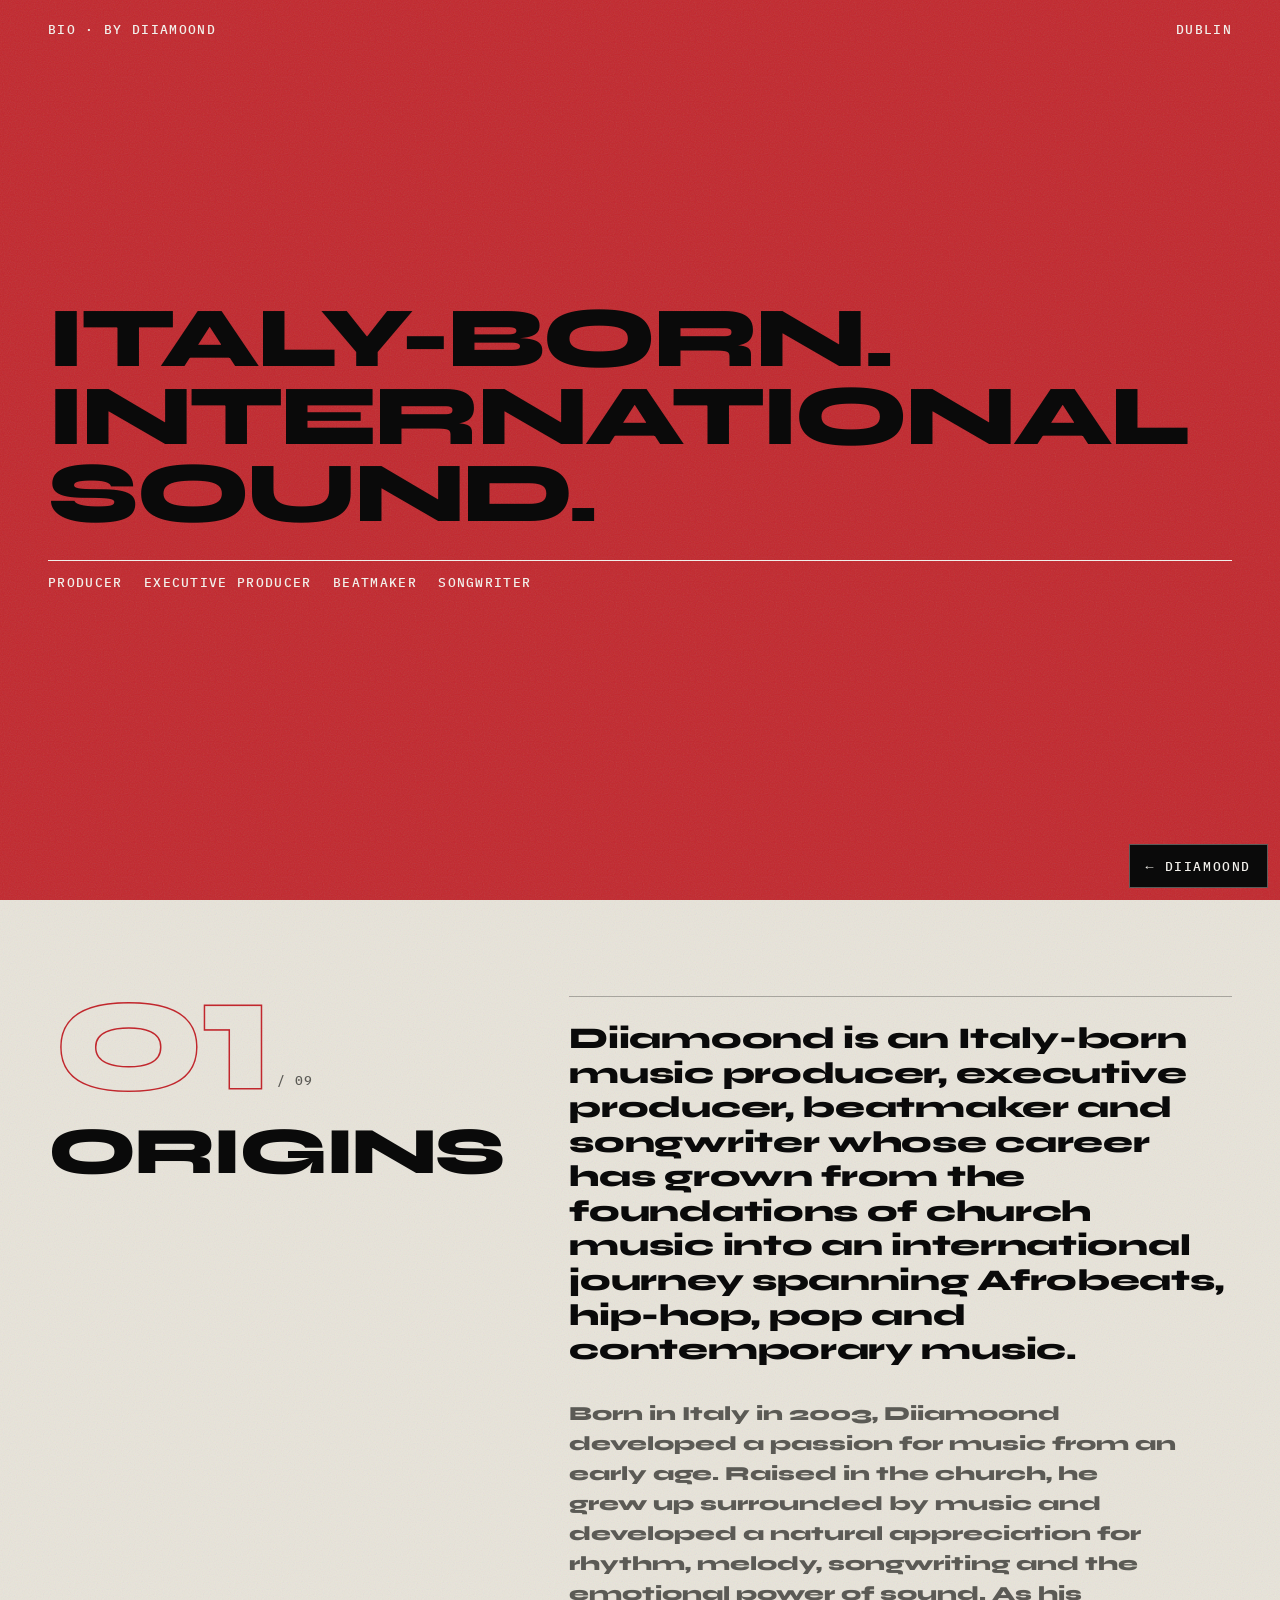
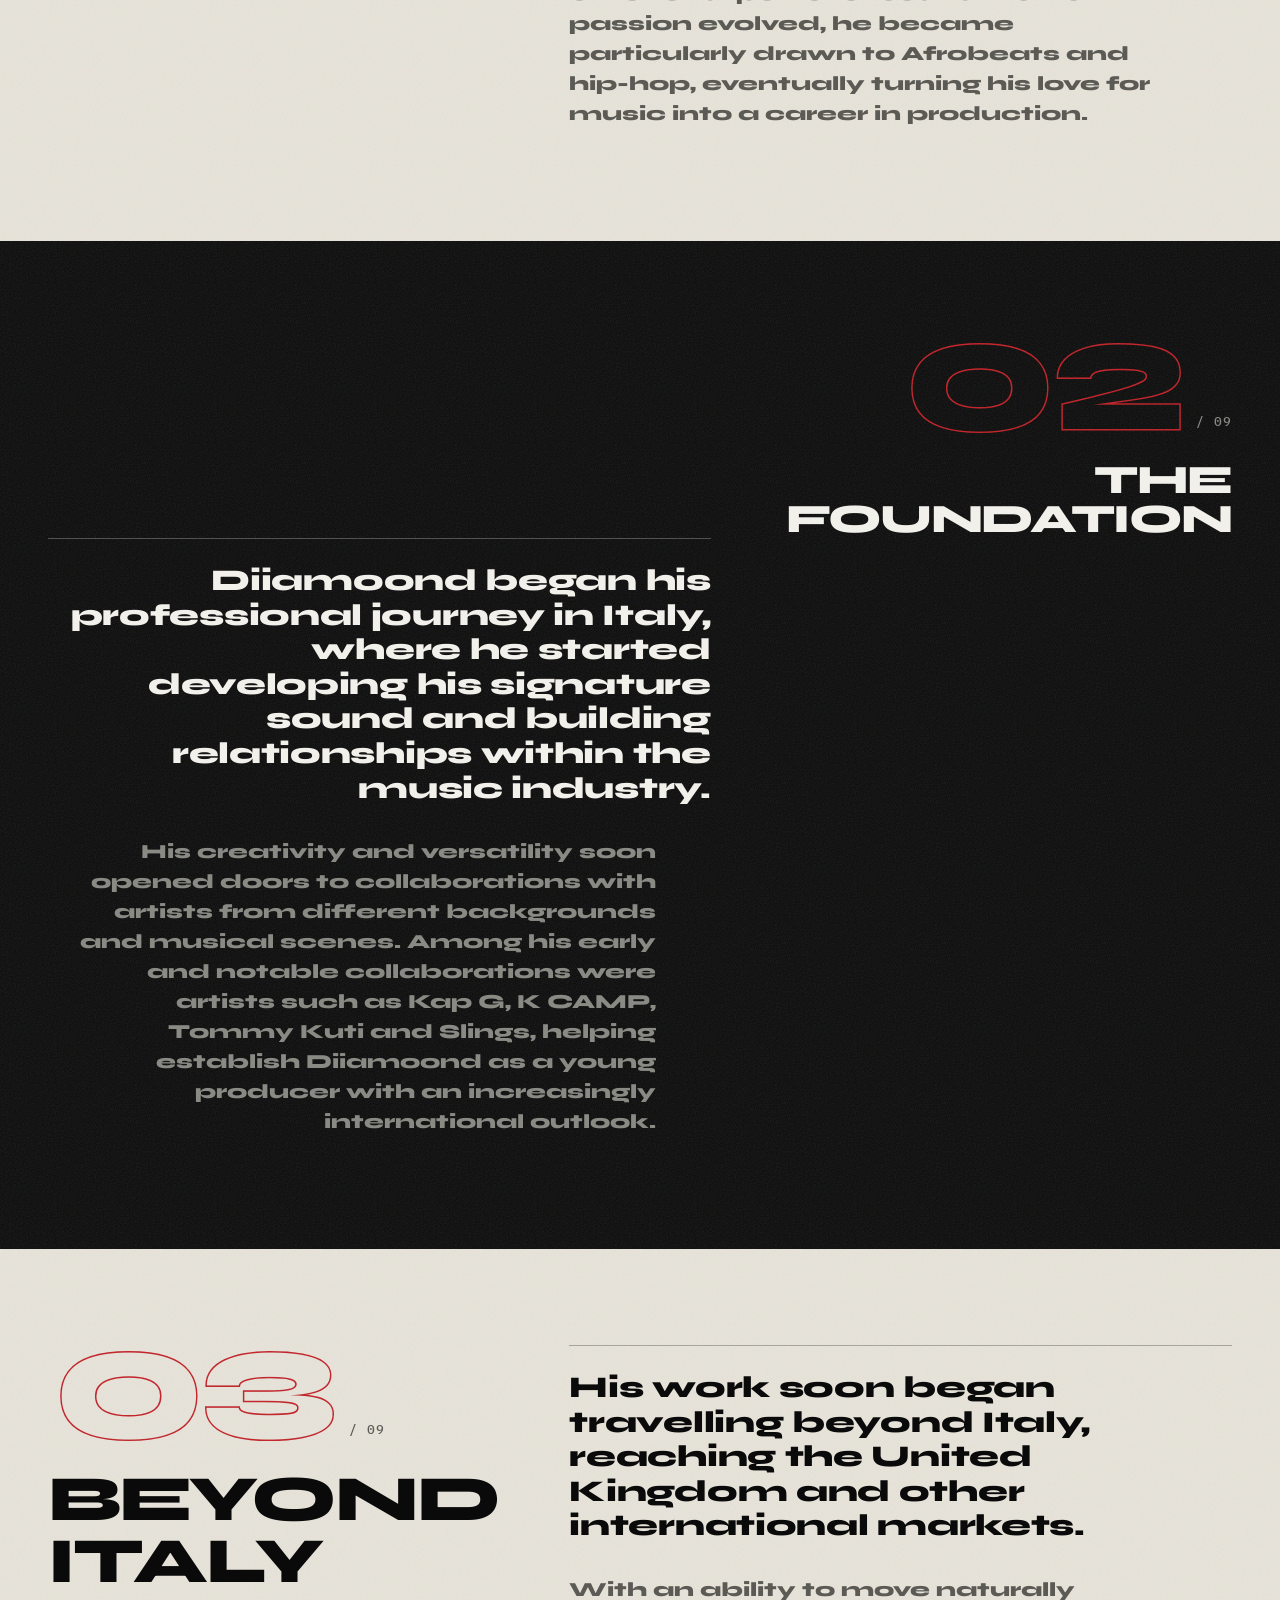
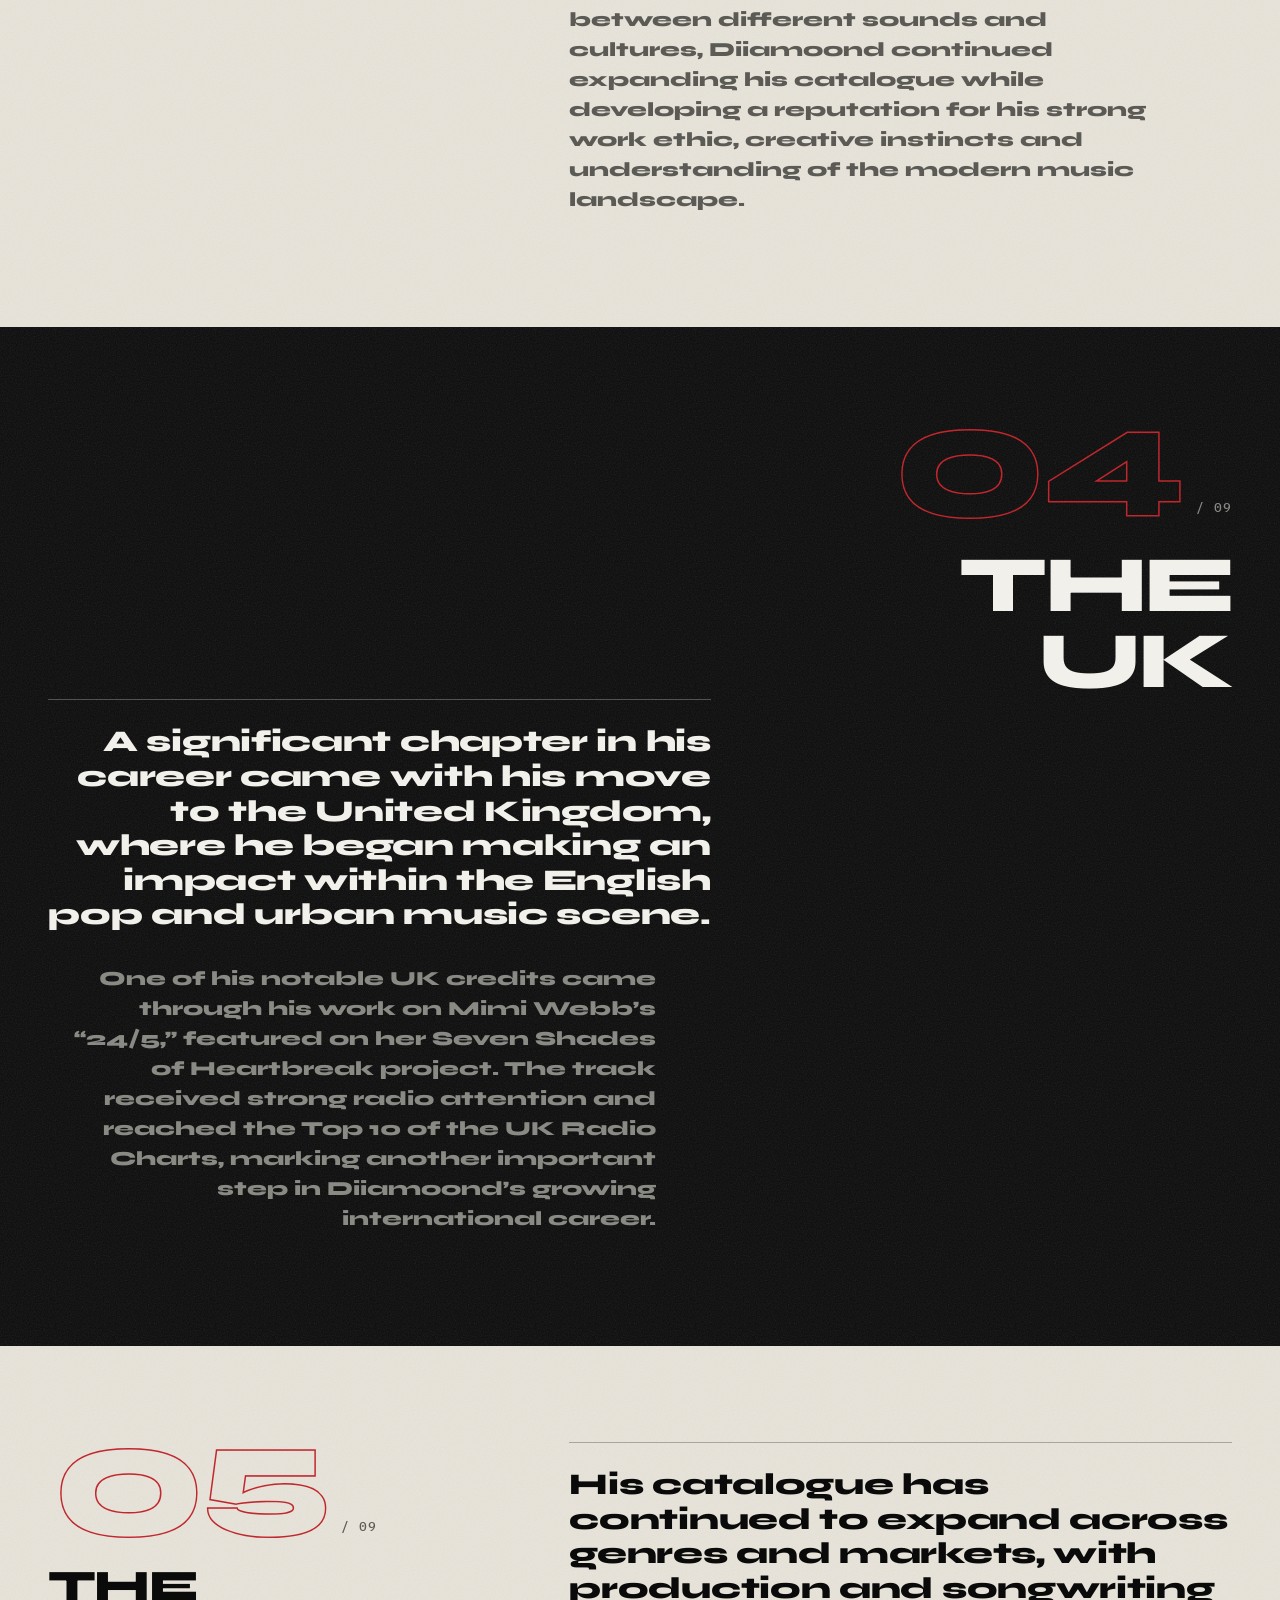
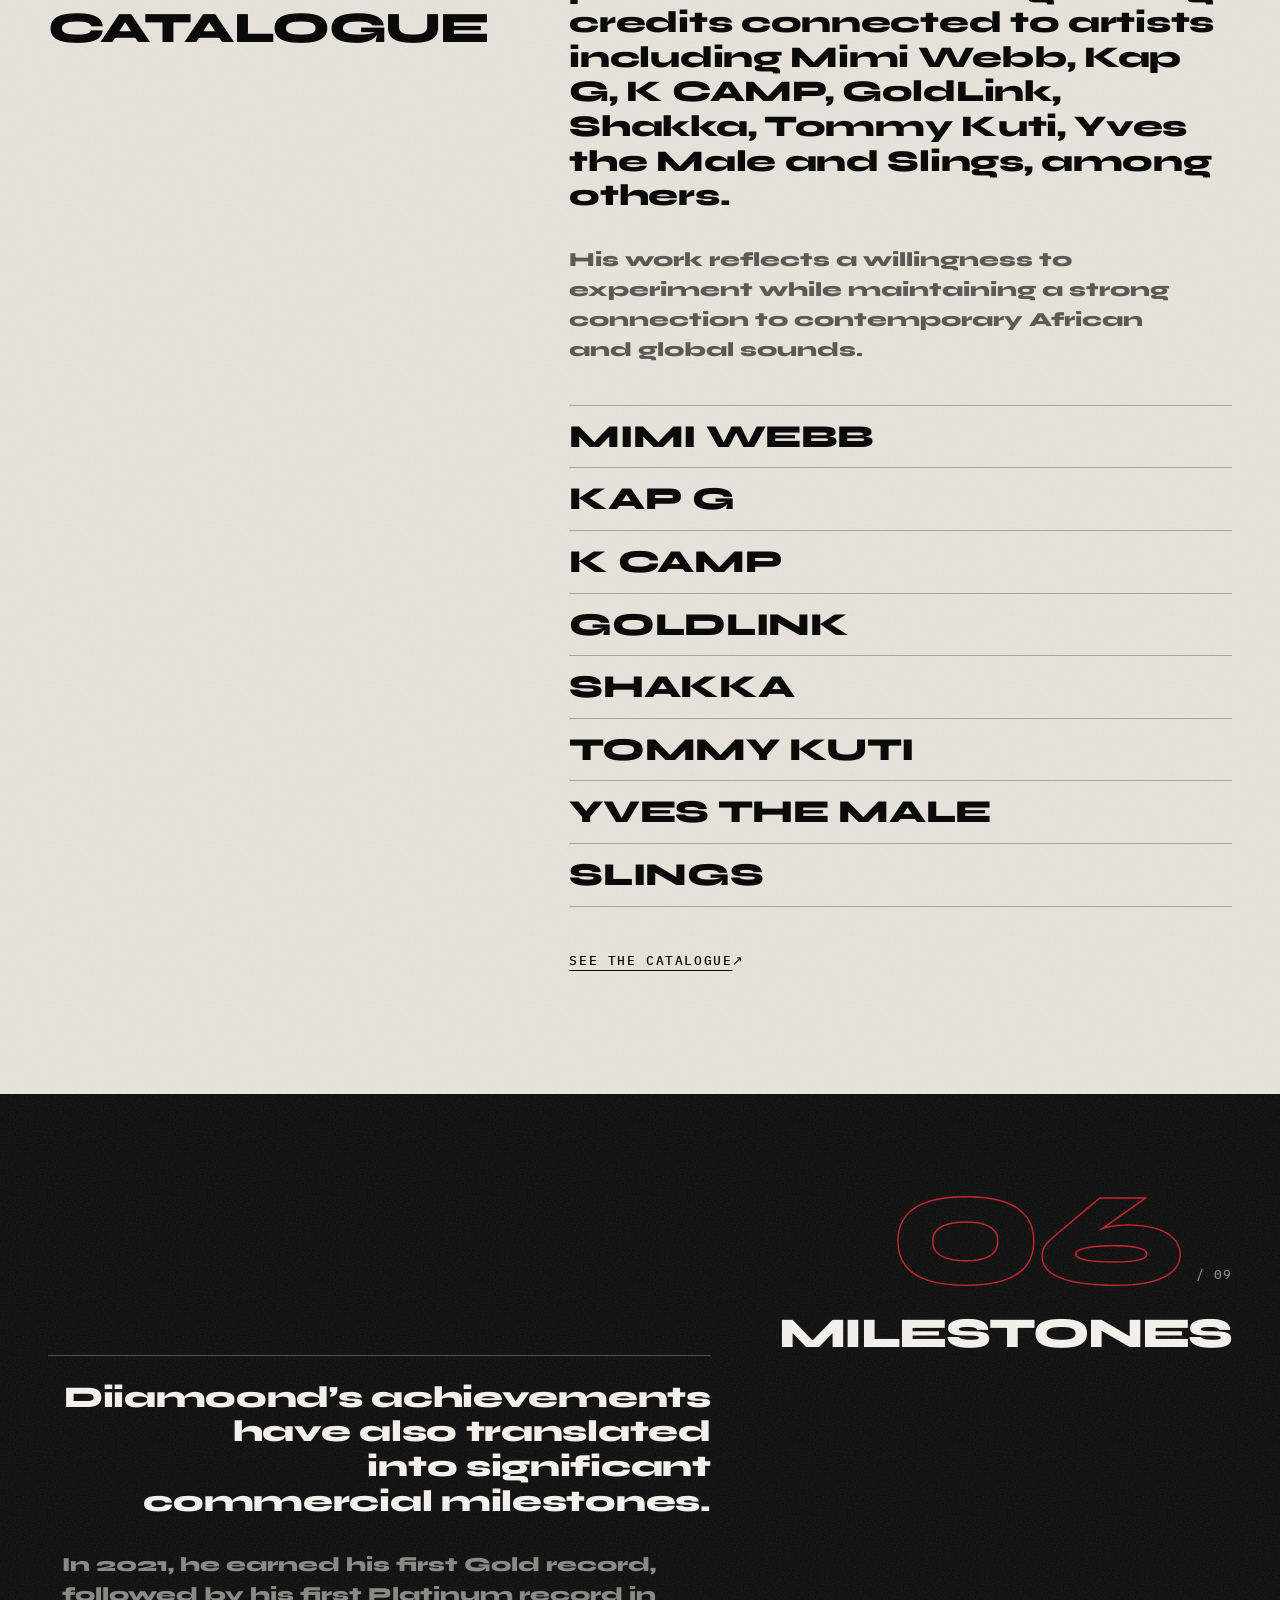
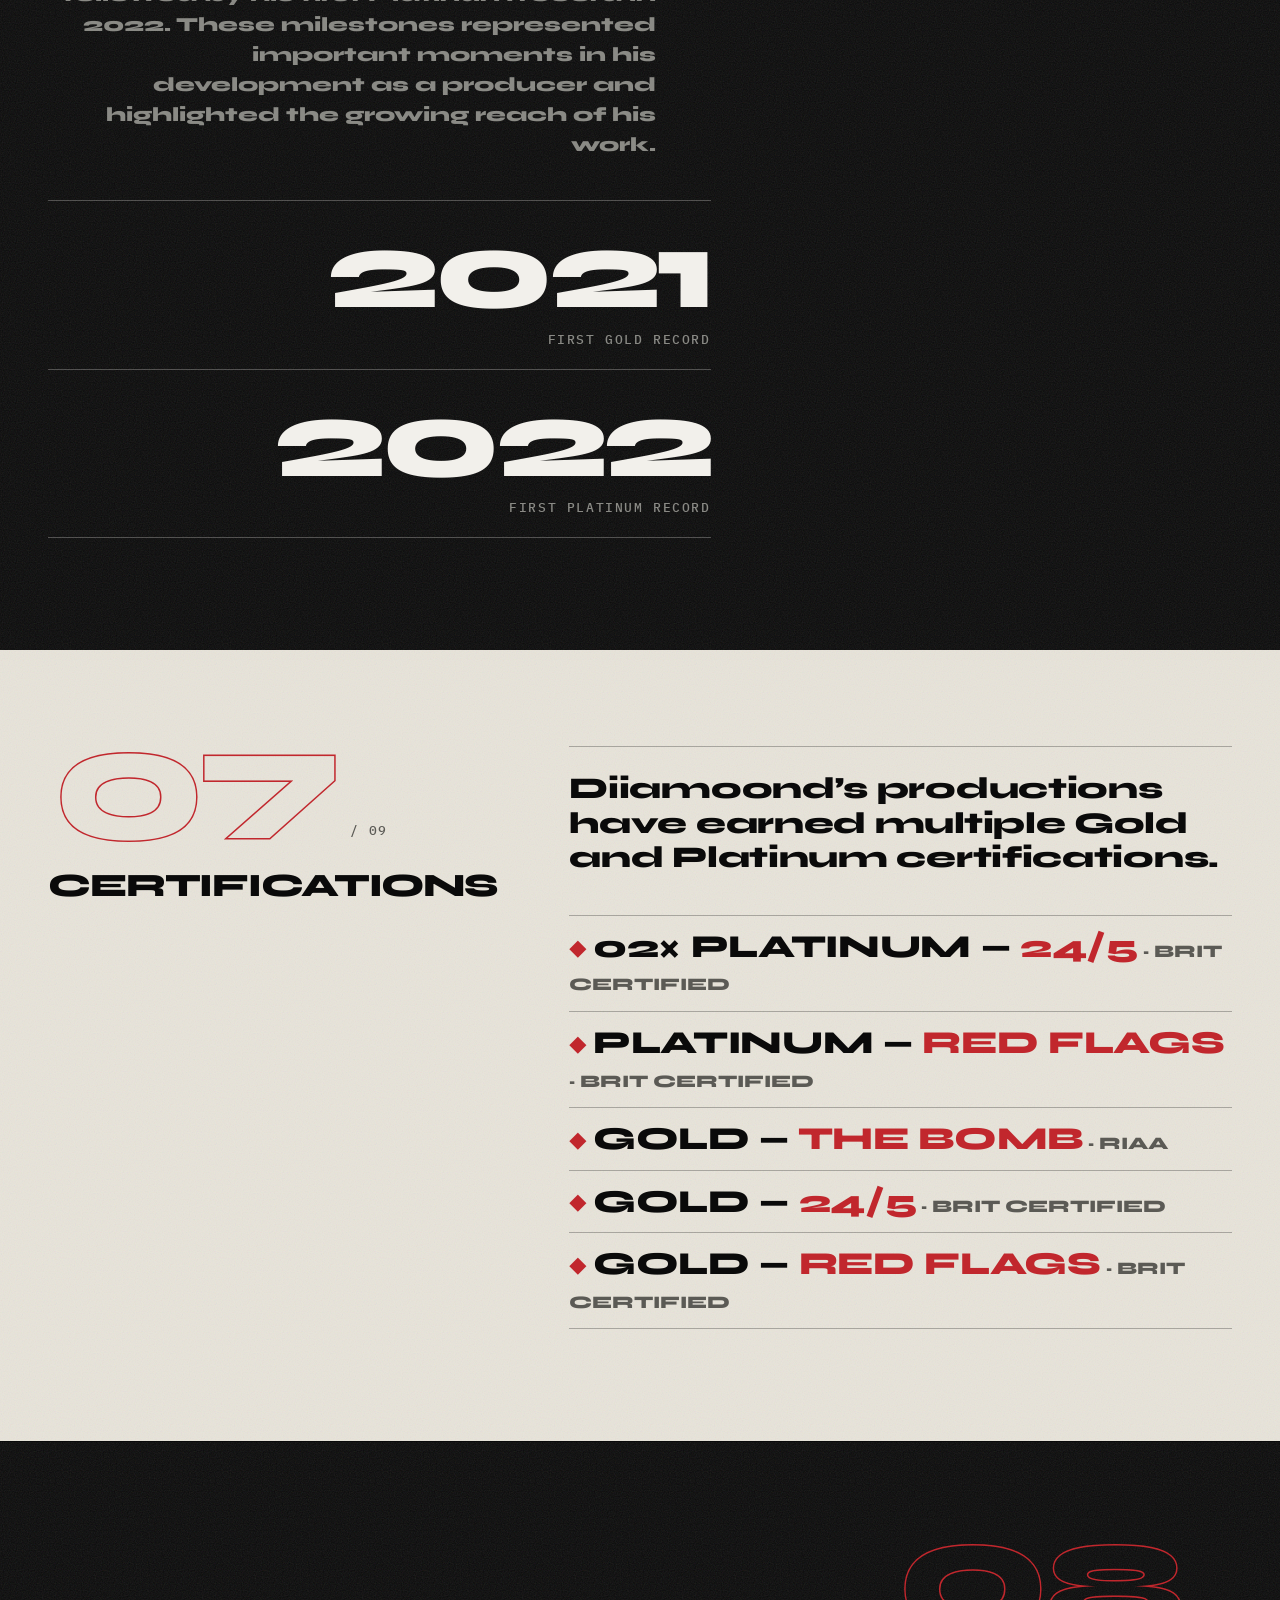
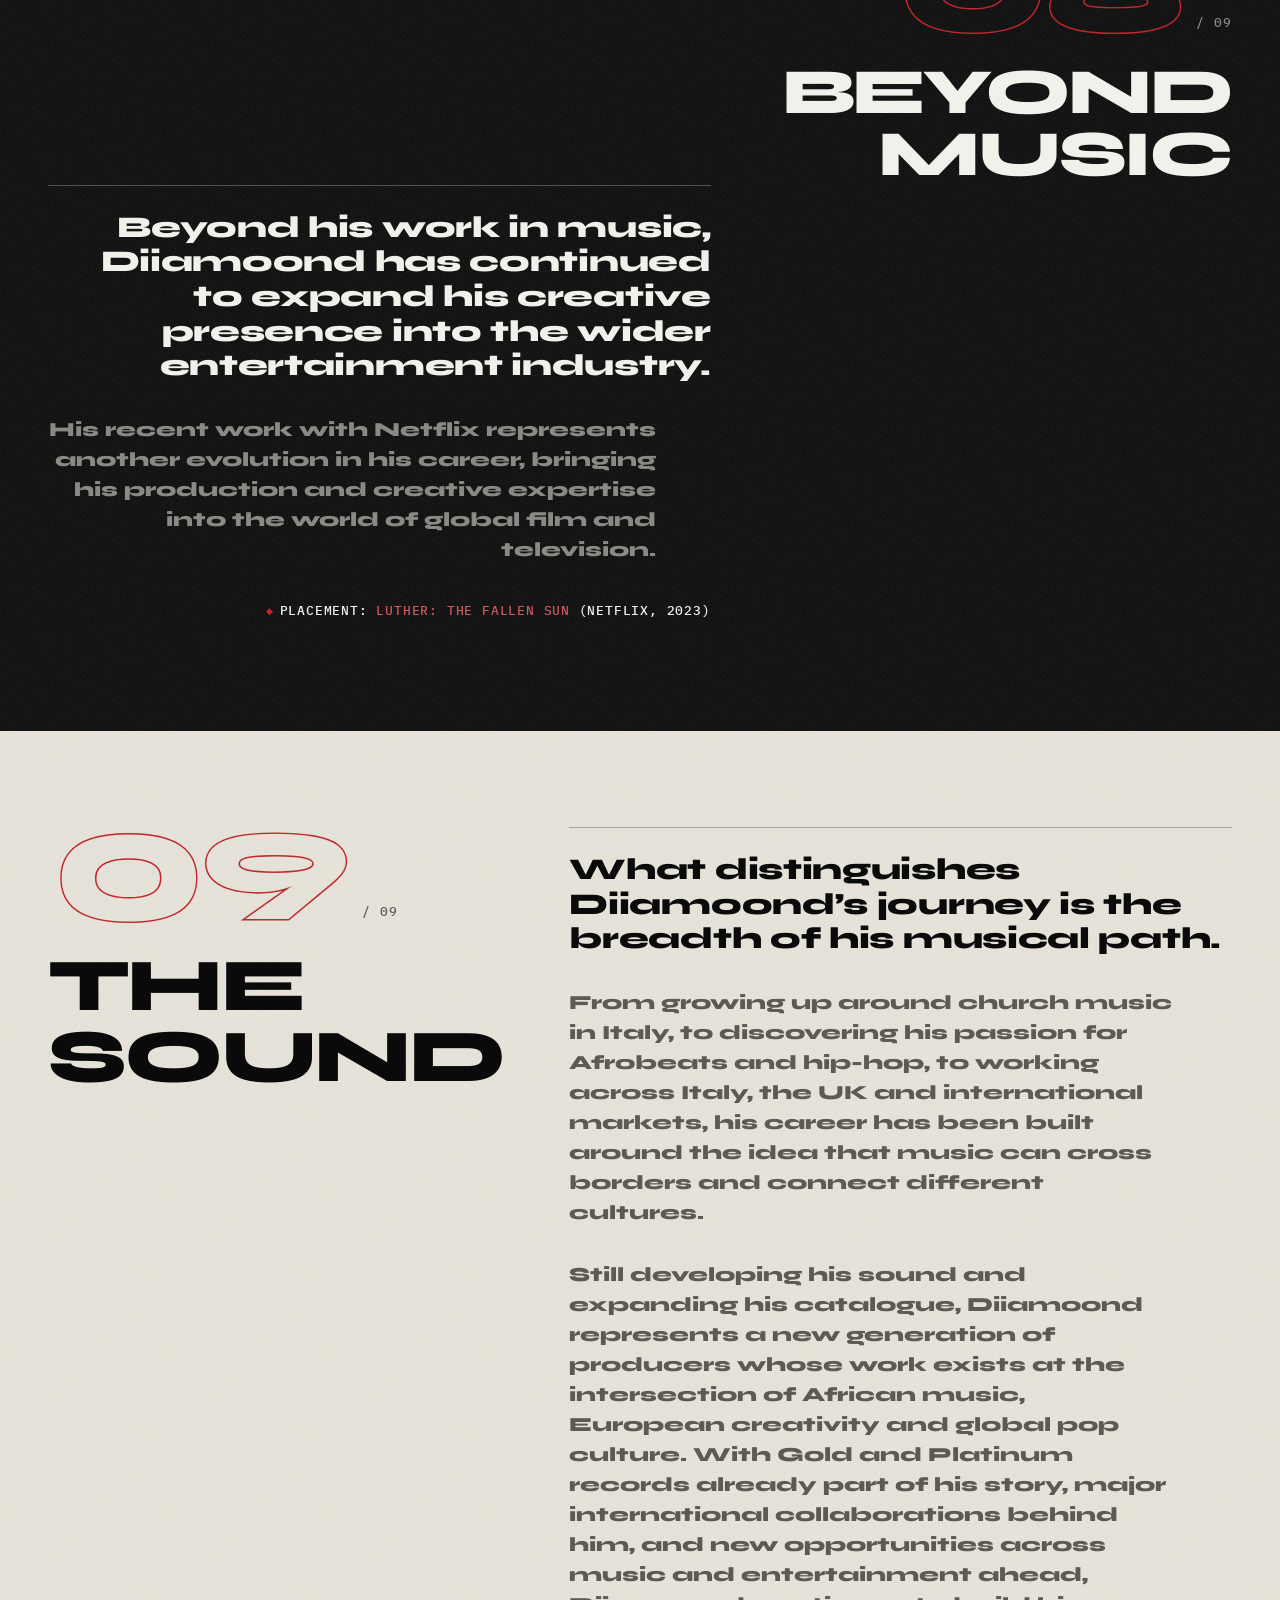
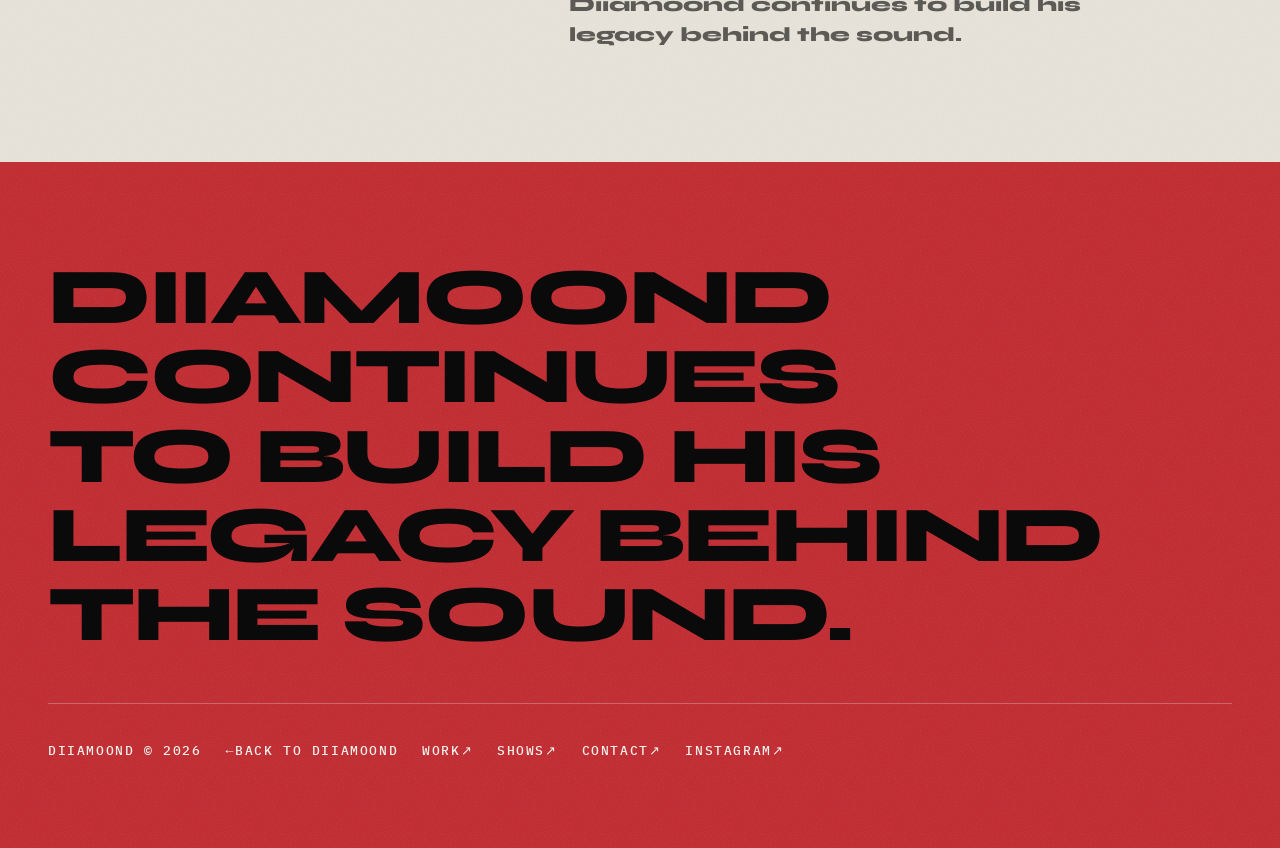
<file: bio/index.html>
<!DOCTYPE html><html lang="en"><head><meta charset="utf-8"><meta name="viewport" content="width=device-width, initial-scale=1, viewport-fit=cover"><meta name="theme-color" content="#C1272D"><meta name="color-scheme" content="only light"><title>Diiamoond — Bio</title><meta name="description" content="Diiamoond is an Italy-born music producer, executive producer, beatmaker and songwriter. From church music to Afrobeats and hip-hop, and from Italy to the UK and international markets."><link rel="canonical" href="https://diiamoond.live/bio/"><link rel="sitemap" href="/sitemap-index.xml"><link rel="icon" type="image/png" sizes="48x48" href="/favicon-48.png"><link rel="icon" type="image/png" sizes="32x32" href="/favicon-32.png"><link rel="apple-touch-icon" href="/apple-touch-icon.png"><link rel="preload" href="/_astro/syne-latin-800-normal.EehdNYzx.woff2" as="font" type="font/woff2" crossorigin><meta property="og:type" content="website"><meta property="og:locale" content="en_US"><meta property="og:site_name" content="Diiamoond"><meta property="og:title" content="Diiamoond — Bio"><meta property="og:description" content="Diiamoond is an Italy-born music producer, executive producer, beatmaker and songwriter. From church music to Afrobeats and hip-hop, and from Italy to the UK and international markets."><meta property="og:url" content="https://diiamoond.live/bio/"><meta property="og:image" content="https://diiamoond.live/og-image.png"><meta property="og:image:width" content="1200"><meta property="og:image:height" content="630"><meta property="og:image:alt" content="DIIAMOOND, wordmark in black on a red field"><meta name="twitter:card" content="summary_large_image"><meta name="twitter:title" content="Diiamoond — Bio"><meta name="twitter:description" content="Diiamoond is an Italy-born music producer, executive producer, beatmaker and songwriter. From church music to Afrobeats and hip-hop, and from Italy to the UK and international markets."><meta name="twitter:image" content="https://diiamoond.live/og-image.png"><script>document.documentElement.classList.add('js');</script><script type="application/ld+json">{"@context":"https://schema.org","@type":"Person","name":"Diiamoond","jobTitle":"Music producer, beatmaker and songwriter","url":"https://diiamoond.live/bio/","sameAs":["https://www.instagram.com/the.diiamoond/","https://open.spotify.com/artist/7727l3UpDFuITKWZ92MBdm"]}</script><style>@font-face{font-family:Syne;font-style:normal;font-weight:800;font-display:swap;src:url(/_astro/syne-latin-800-normal.EehdNYzx.woff2)format("woff2")}@font-face{font-family:IBM Plex Mono;font-style:normal;font-weight:500;font-display:swap;src:url(/_astro/ibm-plex-mono-latin-500-normal.DSY6xOcd.woff2)format("woff2")}:root{--ink:#0a0a0a;--bone:#e8e4da;--red:#c1272d;--red-on-ink:#cf575b;--on-ink:#f2f0eb;--on-ink-muted:#8a8a85;--on-bone-muted:#5b5a55;--font-display:"Syne", system-ui, sans-serif;--font-mono:"IBM Plex Mono", ui-monospace, monospace;color-scheme:light only;--pad:20px;--gutter:max(var(--pad), calc((100vw - 1440px) / 2));--grain:url("data:image/svg+xml,%3Csvg xmlns='http://www.w3.org/2000/svg' width='160' height='160'%3E%3Cfilter id='n'%3E%3CfeTurbulence type='fractalNoise' baseFrequency='.85' numOctaves='2' stitchTiles='stitch'/%3E%3C/filter%3E%3Crect width='100%25' height='100%25' filter='url(%23n)'/%3E%3C/svg%3E")}@media (width>=768px){:root{--pad:48px}}*,:before,:after{box-sizing:border-box}html{scroll-behavior:smooth;background:var(--ink);-webkit-text-size-adjust:100%}body{background:var(--ink);color:var(--on-ink);font-family:var(--font-display);-webkit-font-smoothing:antialiased;margin:0;font-size:1rem;font-weight:500;line-height:1.5}h1,h2,p{margin:0}a{color:inherit;text-decoration:none}:focus-visible{outline-offset:4px;outline:3px solid}.mono{font-family:var(--font-mono);letter-spacing:.12em;text-transform:uppercase;font-size:clamp(.8125rem,.55rem + .35vw,1.0625rem);font-weight:500;line-height:1.4}.arrow__glyph{transition:transform .14s cubic-bezier(.22,1,.36,1);display:inline-block}:where(a,.row):hover .arrow .arrow__glyph,:where(a,.row):focus-within .arrow .arrow__glyph{transform:translate(.09em,-.09em)}a:hover .arrow--back .arrow__glyph,a:focus-visible .arrow--back .arrow__glyph{transform:translate(-.09em)}.credit-mark:before{content:"◆ ";vertical-align:.1em;color:var(--red);font-size:.7em}.sr-only{clip-path:inset(50%);white-space:nowrap;width:1px;height:1px;margin:-1px;padding:0;position:absolute;overflow:hidden}.skip{z-index:100;background:var(--bone);min-height:44px;color:var(--ink);padding:12px 16px;position:absolute;top:-100px;left:8px}.skip:focus{top:8px}.panel{padding-inline:var(--gutter);isolation:isolate;position:relative;overflow:clip;container-type:inline-size}.panel:before{content:"";z-index:-1;background-image:var(--grain);opacity:.12;pointer-events:none;position:absolute;inset:0}.panel--red{background:var(--red);color:var(--on-ink)}.panel--ink{background:var(--ink);color:var(--on-ink)}.panel--bone{background:var(--bone);color:var(--ink)}.js [data-reveal]{opacity:0;will-change:opacity, transform;transition:opacity .7s cubic-bezier(.22,1,.36,1),transform .9s cubic-bezier(.22,1,.36,1);transform:translateY(28px)}.js [data-reveal].is-in{opacity:1;will-change:auto;transform:none}@media (prefers-reduced-motion:reduce){html{scroll-behavior:auto}.js [data-reveal]{opacity:1;transition:none;transform:none}}.skip-next{right:max(12px, env(safe-area-inset-right));bottom:max(12px, env(safe-area-inset-bottom));z-index:50;background:var(--ink);min-width:44px;min-height:44px;color:var(--on-ink);border:1px solid #f2f0eb59;justify-content:center;align-items:center;padding:0 16px;transition:background .12s ease-out,color .12s ease-out;display:inline-flex;position:fixed}.skip-next:hover,.skip-next:focus-visible{background:var(--on-ink);color:var(--ink)}
.num[data-astro-cid-q7id7t4y]{--fs:clamp(4.25rem, 19cqw, 8rem);width:calc(var(--fs) * var(--em));user-select:none;height:auto;display:block;overflow:visible}.nt[data-astro-cid-q7id7t4y]{font-family:var(--font-display);letter-spacing:-2px;font-variant-numeric:lining-nums;font-size:100px;font-weight:800}.nt--line[data-astro-cid-q7id7t4y]{fill:none;stroke:var(--red);stroke-width:3px;stroke-linejoin:miter;vector-effect:non-scaling-stroke}
</style><link rel="stylesheet" href="/_astro/index.UYMWMOc4.css"></head><body><a class="skip mono" href="#main">Skip to content</a><main id="main" data-astro-cid-kwevvdlx><header class="hero panel panel--red" data-astro-cid-kwevvdlx><p class="hero__by mono" data-astro-cid-kwevvdlx>Bio · By Diiamoond</p><p class="hero__meta mono" data-astro-cid-kwevvdlx>Dublin</p><div class="hero__block" style="--fit:13.787" data-astro-cid-kwevvdlx><h1 class="hero__word" data-astro-cid-kwevvdlx><span class="hero__row" style="--rf:10.505" data-astro-cid-kwevvdlx>Italy-born.</span><span class="hero__row" style="--rf:13.787" data-astro-cid-kwevvdlx>International</span><span class="hero__row" style="--rf:6.583" data-astro-cid-kwevvdlx>sound.</span></h1><p class="hero__roles mono" data-astro-cid-kwevvdlx><span data-astro-cid-kwevvdlx>Producer</span> <span data-astro-cid-kwevvdlx>Executive producer</span> <span data-astro-cid-kwevvdlx>Beatmaker</span> <span data-astro-cid-kwevvdlx>Songwriter</span></p></div></header><section class="sec panel panel--bone" aria-labelledby="s01" data-astro-cid-kwevvdlx><div class="sec__head" data-astro-cid-kwevvdlx><div class="sec__num" data-astro-cid-kwevvdlx><svg class="num" viewBox="-5 -71.50000000000001 171.00000000000003 78.5" style="--em:1.71" aria-hidden="true" focusable="false" data-astro-cid-q7id7t4y><defs data-astro-cid-q7id7t4y><mask id="bn01" maskUnits="userSpaceOnUse" x="-5" y="-71.50000000000001" width="171.00000000000003" height="78.5" data-astro-cid-q7id7t4y><rect x="-5" y="-71.50000000000001" width="171.00000000000003" height="78.5" fill="#fff" data-astro-cid-q7id7t4y></rect><text class="nt" fill="#000" data-astro-cid-q7id7t4y>01</text></mask></defs><text class="nt nt--line" mask="url(#bn01)" data-astro-cid-q7id7t4y>01</text></svg><p class="sec__index mono" aria-hidden="true" data-astro-cid-kwevvdlx>/ 09</p></div><h2 class="sec__title" id="s01" style="--fit:7.059" data-astro-cid-kwevvdlx>Origins</h2></div><div class="sec__body" data-astro-cid-kwevvdlx><p class="lead lead--long" data-reveal data-astro-cid-kwevvdlx>Diiamoond is an Italy-born music producer, executive producer, beatmaker and songwriter whose career has grown from the foundations of church music into an international journey spanning Afrobeats, hip-hop, pop and contemporary music.</p><p class="copy" data-reveal data-astro-cid-kwevvdlx>Born in Italy in 2003, Diiamoond developed a passion for music from an early age. Raised in the church, he grew up surrounded by music and developed a natural appreciation for rhythm, melody, songwriting and the emotional power of sound. As his passion evolved, he became particularly drawn to Afrobeats and hip-hop, eventually turning his love for music into a career in production.</p></div></section><section class="sec panel panel--ink sec--flip" aria-labelledby="s02" data-astro-cid-kwevvdlx><div class="sec__head" data-astro-cid-kwevvdlx><div class="sec__num" data-astro-cid-kwevvdlx><svg class="num" viewBox="-5 -71.50000000000001 224.00000000000003 78.5" style="--em:2.24" aria-hidden="true" focusable="false" data-astro-cid-q7id7t4y><defs data-astro-cid-q7id7t4y><mask id="bn02" maskUnits="userSpaceOnUse" x="-5" y="-71.50000000000001" width="224.00000000000003" height="78.5" data-astro-cid-q7id7t4y><rect x="-5" y="-71.50000000000001" width="224.00000000000003" height="78.5" fill="#fff" data-astro-cid-q7id7t4y></rect><text class="nt" fill="#000" data-astro-cid-q7id7t4y>02</text></mask></defs><text class="nt nt--line" mask="url(#bn02)" data-astro-cid-q7id7t4y>02</text></svg><p class="sec__index mono" aria-hidden="true" data-astro-cid-kwevvdlx>/ 09</p></div><h2 class="sec__title" id="s02" style="--fit:11.648" data-astro-cid-kwevvdlx>The Foundation</h2></div><div class="sec__body" data-astro-cid-kwevvdlx><p class="lead lead--long" data-reveal data-astro-cid-kwevvdlx>Diiamoond began his professional journey in Italy, where he started developing his signature sound and building relationships within the music industry.</p><p class="copy" data-reveal data-astro-cid-kwevvdlx>His creativity and versatility soon opened doors to collaborations with artists from different backgrounds and musical scenes. Among his early and notable collaborations were artists such as Kap G, K CAMP, Tommy Kuti and Slings, helping establish Diiamoond as a young producer with an increasingly international outlook.</p></div></section><section class="sec panel panel--bone" aria-labelledby="s03" data-astro-cid-kwevvdlx><div class="sec__head" data-astro-cid-kwevvdlx><div class="sec__num" data-astro-cid-kwevvdlx><svg class="num" viewBox="-5 -71.50000000000001 227 78.5" style="--em:2.27" aria-hidden="true" focusable="false" data-astro-cid-q7id7t4y><defs data-astro-cid-q7id7t4y><mask id="bn03" maskUnits="userSpaceOnUse" x="-5" y="-71.50000000000001" width="227" height="78.5" data-astro-cid-q7id7t4y><rect x="-5" y="-71.50000000000001" width="227" height="78.5" fill="#fff" data-astro-cid-q7id7t4y></rect><text class="nt" fill="#000" data-astro-cid-q7id7t4y>03</text></mask></defs><text class="nt nt--line" mask="url(#bn03)" data-astro-cid-q7id7t4y>03</text></svg><p class="sec__index mono" aria-hidden="true" data-astro-cid-kwevvdlx>/ 09</p></div><h2 class="sec__title" id="s03" style="--fit:7.284" data-astro-cid-kwevvdlx>Beyond Italy</h2></div><div class="sec__body" data-astro-cid-kwevvdlx><p class="lead lead--long" data-reveal data-astro-cid-kwevvdlx>His work soon began travelling beyond Italy, reaching the United Kingdom and other international markets.</p><p class="copy" data-reveal data-astro-cid-kwevvdlx>With an ability to move naturally between different sounds and cultures, Diiamoond continued expanding his catalogue while developing a reputation for his strong work ethic, creative instincts and understanding of the modern music landscape.</p></div></section><section class="sec panel panel--ink sec--flip" aria-labelledby="s04" data-astro-cid-kwevvdlx><div class="sec__head" data-astro-cid-kwevvdlx><div class="sec__num" data-astro-cid-kwevvdlx><svg class="num" viewBox="-5 -71.50000000000001 231.5 78.5" style="--em:2.315" aria-hidden="true" focusable="false" data-astro-cid-q7id7t4y><defs data-astro-cid-q7id7t4y><mask id="bn04" maskUnits="userSpaceOnUse" x="-5" y="-71.50000000000001" width="231.5" height="78.5" data-astro-cid-q7id7t4y><rect x="-5" y="-71.50000000000001" width="231.5" height="78.5" fill="#fff" data-astro-cid-q7id7t4y></rect><text class="nt" fill="#000" data-astro-cid-q7id7t4y>04</text></mask></defs><text class="nt nt--line" mask="url(#bn04)" data-astro-cid-q7id7t4y>04</text></svg><p class="sec__index mono" aria-hidden="true" data-astro-cid-kwevvdlx>/ 09</p></div><h2 class="sec__title" id="s04" style="--fit:3.517" data-astro-cid-kwevvdlx>The UK</h2></div><div class="sec__body" data-astro-cid-kwevvdlx><p class="lead lead--long" data-reveal data-astro-cid-kwevvdlx>A significant chapter in his career came with his move to the United Kingdom, where he began making an impact within the English pop and urban music scene.</p><p class="copy" data-reveal data-astro-cid-kwevvdlx>One of his notable UK credits came through his work on Mimi Webb’s “24/5,” featured on her Seven Shades of Heartbreak project. The track received strong radio attention and reached the Top 10 of the UK Radio Charts, marking another important step in Diiamoond’s growing international career.</p></div></section><section class="sec panel panel--bone" aria-labelledby="s05" data-astro-cid-kwevvdlx><div class="sec__head" data-astro-cid-kwevvdlx><div class="sec__num" data-astro-cid-kwevvdlx><svg class="num" viewBox="-5 -71.50000000000001 221 78.5" style="--em:2.21" aria-hidden="true" focusable="false" data-astro-cid-q7id7t4y><defs data-astro-cid-q7id7t4y><mask id="bn05" maskUnits="userSpaceOnUse" x="-5" y="-71.50000000000001" width="221" height="78.5" data-astro-cid-q7id7t4y><rect x="-5" y="-71.50000000000001" width="221" height="78.5" fill="#fff" data-astro-cid-q7id7t4y></rect><text class="nt" fill="#000" data-astro-cid-q7id7t4y>05</text></mask></defs><text class="nt nt--line" mask="url(#bn05)" data-astro-cid-q7id7t4y>05</text></svg><p class="sec__index mono" aria-hidden="true" data-astro-cid-kwevvdlx>/ 09</p></div><h2 class="sec__title" id="s05" style="--fit:10.777" data-astro-cid-kwevvdlx>The Catalogue</h2></div><div class="sec__body" data-astro-cid-kwevvdlx><p class="lead lead--long" data-reveal data-astro-cid-kwevvdlx>His catalogue has continued to expand across genres and markets, with production and songwriting credits connected to artists including Mimi Webb, Kap G, K CAMP, GoldLink, Shakka, Tommy Kuti, Yves the Male and Slings, among others.</p><p class="copy" data-reveal data-astro-cid-kwevvdlx>His work reflects a willingness to experiment while maintaining a strong connection to contemporary African and global sounds.</p><ul class="list" data-astro-cid-kwevvdlx><li class="list__item" data-astro-cid-kwevvdlx>Mimi Webb</li><li class="list__item" data-astro-cid-kwevvdlx>Kap G</li><li class="list__item" data-astro-cid-kwevvdlx>K CAMP</li><li class="list__item" data-astro-cid-kwevvdlx>GoldLink</li><li class="list__item" data-astro-cid-kwevvdlx>Shakka</li><li class="list__item" data-astro-cid-kwevvdlx>Tommy Kuti</li><li class="list__item" data-astro-cid-kwevvdlx>Yves the Male</li><li class="list__item" data-astro-cid-kwevvdlx>Slings</li></ul><a class="more mono" href="/work/" data-astro-cid-kwevvdlx>See the catalogue <span class="arrow" aria-hidden="true" data-astro-cid-kwevvdlx><span class="arrow__glyph" data-astro-cid-kwevvdlx>↗</span></span></a></div></section><section class="sec panel panel--ink sec--flip" aria-labelledby="s06" data-astro-cid-kwevvdlx><div class="sec__head" data-astro-cid-kwevvdlx><div class="sec__num" data-astro-cid-kwevvdlx><svg class="num" viewBox="-5 -71.50000000000001 235 78.5" style="--em:2.35" aria-hidden="true" focusable="false" data-astro-cid-q7id7t4y><defs data-astro-cid-q7id7t4y><mask id="bn06" maskUnits="userSpaceOnUse" x="-5" y="-71.50000000000001" width="235" height="78.5" data-astro-cid-q7id7t4y><rect x="-5" y="-71.50000000000001" width="235" height="78.5" fill="#fff" data-astro-cid-q7id7t4y></rect><text class="nt" fill="#000" data-astro-cid-q7id7t4y>06</text></mask></defs><text class="nt nt--line" mask="url(#bn06)" data-astro-cid-q7id7t4y>06</text></svg><p class="sec__index mono" aria-hidden="true" data-astro-cid-kwevvdlx>/ 09</p></div><h2 class="sec__title" id="s06" style="--fit:11.036" data-astro-cid-kwevvdlx>Milestones</h2></div><div class="sec__body" data-astro-cid-kwevvdlx><p class="lead lead--long" data-reveal data-astro-cid-kwevvdlx>Diiamoond’s achievements have also translated into significant commercial milestones.</p><p class="copy" data-reveal data-astro-cid-kwevvdlx>In 2021, he earned his first Gold record, followed by his first Platinum record in 2022. These milestones represented important moments in his development as a producer and highlighted the growing reach of his work.</p><ul class="list" data-astro-cid-kwevvdlx><li class="mile" data-astro-cid-kwevvdlx><span class="mile__y" data-astro-cid-kwevvdlx>2021</span><span class="mile__l mono" data-astro-cid-kwevvdlx>First Gold record</span></li><li class="mile" data-astro-cid-kwevvdlx><span class="mile__y" data-astro-cid-kwevvdlx>2022</span><span class="mile__l mono" data-astro-cid-kwevvdlx>First Platinum record</span></li></ul></div></section><section class="sec panel panel--bone" aria-labelledby="s07" data-astro-cid-kwevvdlx><div class="sec__head" data-astro-cid-kwevvdlx><div class="sec__num" data-astro-cid-kwevvdlx><svg class="num" viewBox="-5 -71.50000000000001 228.5 78.5" style="--em:2.285" aria-hidden="true" focusable="false" data-astro-cid-q7id7t4y><defs data-astro-cid-q7id7t4y><mask id="bn07" maskUnits="userSpaceOnUse" x="-5" y="-71.50000000000001" width="228.5" height="78.5" data-astro-cid-q7id7t4y><rect x="-5" y="-71.50000000000001" width="228.5" height="78.5" fill="#fff" data-astro-cid-q7id7t4y></rect><text class="nt" fill="#000" data-astro-cid-q7id7t4y>07</text></mask></defs><text class="nt nt--line" mask="url(#bn07)" data-astro-cid-q7id7t4y>07</text></svg><p class="sec__index mono" aria-hidden="true" data-astro-cid-kwevvdlx>/ 09</p></div><h2 class="sec__title" id="s07" style="--fit:14.366" data-astro-cid-kwevvdlx>Certifications</h2></div><div class="sec__body" data-astro-cid-kwevvdlx><p class="lead lead--long" data-reveal data-astro-cid-kwevvdlx>Diiamoond’s productions have earned multiple Gold and Platinum certifications.</p><ul class="list" data-astro-cid-kwevvdlx><li class="list__item credit-mark" data-astro-cid-kwevvdlx>02× Platinum — <span class="cert__title" data-astro-cid-kwevvdlx>24/5</span><span class="cert__body" data-astro-cid-kwevvdlx> · BRIT Certified</span></li><li class="list__item credit-mark" data-astro-cid-kwevvdlx>Platinum — <span class="cert__title" data-astro-cid-kwevvdlx>Red Flags</span><span class="cert__body" data-astro-cid-kwevvdlx> · BRIT Certified</span></li><li class="list__item credit-mark" data-astro-cid-kwevvdlx>Gold — <span class="cert__title" data-astro-cid-kwevvdlx>The Bomb</span><span class="cert__body" data-astro-cid-kwevvdlx> · RIAA</span></li><li class="list__item credit-mark" data-astro-cid-kwevvdlx>Gold — <span class="cert__title" data-astro-cid-kwevvdlx>24/5</span><span class="cert__body" data-astro-cid-kwevvdlx> · BRIT Certified</span></li><li class="list__item credit-mark" data-astro-cid-kwevvdlx>Gold — <span class="cert__title" data-astro-cid-kwevvdlx>Red Flags</span><span class="cert__body" data-astro-cid-kwevvdlx> · BRIT Certified</span></li></ul></div></section><section class="sec panel panel--ink sec--flip" aria-labelledby="s08" data-astro-cid-kwevvdlx><div class="sec__head" data-astro-cid-kwevvdlx><div class="sec__num" data-astro-cid-kwevvdlx><svg class="num" viewBox="-5 -71.50000000000001 229.5 78.5" style="--em:2.295" aria-hidden="true" focusable="false" data-astro-cid-q7id7t4y><defs data-astro-cid-q7id7t4y><mask id="bn08" maskUnits="userSpaceOnUse" x="-5" y="-71.50000000000001" width="229.5" height="78.5" data-astro-cid-q7id7t4y><rect x="-5" y="-71.50000000000001" width="229.5" height="78.5" fill="#fff" data-astro-cid-q7id7t4y></rect><text class="nt" fill="#000" data-astro-cid-q7id7t4y>08</text></mask></defs><text class="nt nt--line" mask="url(#bn08)" data-astro-cid-q7id7t4y>08</text></svg><p class="sec__index mono" aria-hidden="true" data-astro-cid-kwevvdlx>/ 09</p></div><h2 class="sec__title" id="s08" style="--fit:7.284" data-astro-cid-kwevvdlx>Beyond Music</h2></div><div class="sec__body" data-astro-cid-kwevvdlx><p class="lead lead--long" data-reveal data-astro-cid-kwevvdlx>Beyond his work in music, Diiamoond has continued to expand his creative presence into the wider entertainment industry.</p><p class="copy" data-reveal data-astro-cid-kwevvdlx>His recent work with Netflix represents another evolution in his career, bringing his production and creative expertise into the world of global film and television.</p><p class="highlight mono credit-mark" data-reveal data-astro-cid-kwevvdlx>Placement: <span class="highlight__accent" data-astro-cid-kwevvdlx>Luther: The Fallen Sun</span> (Netflix, 2023)</p></div></section><section class="sec panel panel--bone" aria-labelledby="s09" data-astro-cid-kwevvdlx><div class="sec__head" data-astro-cid-kwevvdlx><div class="sec__num" data-astro-cid-kwevvdlx><svg class="num" viewBox="-5 -71.50000000000001 237.5 78.5" style="--em:2.375" aria-hidden="true" focusable="false" data-astro-cid-q7id7t4y><defs data-astro-cid-q7id7t4y><mask id="bn09" maskUnits="userSpaceOnUse" x="-5" y="-71.50000000000001" width="237.5" height="78.5" data-astro-cid-q7id7t4y><rect x="-5" y="-71.50000000000001" width="237.5" height="78.5" fill="#fff" data-astro-cid-q7id7t4y></rect><text class="nt" fill="#000" data-astro-cid-q7id7t4y>09</text></mask></defs><text class="nt nt--line" mask="url(#bn09)" data-astro-cid-q7id7t4y>09</text></svg><p class="sec__index mono" aria-hidden="true" data-astro-cid-kwevvdlx>/ 09</p></div><h2 class="sec__title" id="s09" style="--fit:6.285" data-astro-cid-kwevvdlx>The Sound</h2></div><div class="sec__body" data-astro-cid-kwevvdlx><p class="lead lead--long" data-reveal data-astro-cid-kwevvdlx>What distinguishes Diiamoond’s journey is the breadth of his musical path.</p><p class="copy" data-reveal data-astro-cid-kwevvdlx>From growing up around church music in Italy, to discovering his passion for Afrobeats and hip-hop, to working across Italy, the UK and international markets, his career has been built around the idea that music can cross borders and connect different cultures.</p><p class="copy" data-reveal data-astro-cid-kwevvdlx>Still developing his sound and expanding his catalogue, Diiamoond represents a new generation of producers whose work exists at the intersection of African music, European creativity and global pop culture. With Gold and Platinum records already part of his story, major international collaborations behind him, and new opportunities across music and entertainment ahead, Diiamoond continues to build his legacy behind the sound.</p></div></section><section class="close panel panel--red" aria-label="Closing" data-astro-cid-kwevvdlx><p class="close__line" style="--fit:10.28" data-reveal data-astro-cid-kwevvdlx>Diiamoond continues to build his legacy behind the sound.</p><footer class="close__foot mono" data-astro-cid-kwevvdlx><span data-astro-cid-kwevvdlx>Diiamoond © 2026</span><a href="/" data-astro-cid-kwevvdlx><span class="arrow arrow--back" aria-hidden="true" data-astro-cid-kwevvdlx><span class="arrow__glyph" data-astro-cid-kwevvdlx>←</span></span> Back to Diiamoond</a><a href="/work/" data-astro-cid-kwevvdlx>Work <span class="arrow" aria-hidden="true" data-astro-cid-kwevvdlx><span class="arrow__glyph" data-astro-cid-kwevvdlx>↗</span></span></a><a href="/ctrl-room/" data-astro-cid-kwevvdlx>Shows <span class="arrow" aria-hidden="true" data-astro-cid-kwevvdlx><span class="arrow__glyph" data-astro-cid-kwevvdlx>↗</span></span></a><a href="/#contact" data-astro-cid-kwevvdlx>Contact <span class="arrow" aria-hidden="true" data-astro-cid-kwevvdlx><span class="arrow__glyph" data-astro-cid-kwevvdlx>↗</span></span></a><a href="https://www.instagram.com/the.diiamoond/" target="_blank" rel="noopener noreferrer" aria-label="Diiamoond on Instagram, @the.diiamoond (opens in a new tab)" data-astro-cid-kwevvdlx>Instagram <span class="arrow" aria-hidden="true" data-astro-cid-kwevvdlx><span class="arrow__glyph" data-astro-cid-kwevvdlx>↗</span></span></a></footer></section></main><nav aria-label="Site"><a class="skip-next mono" href="/">← Diiamoond</a></nav><script type="module">var e=[...document.querySelectorAll(`[data-panel]`)],t=document.getElementById(`next`),n=document.getElementById(`next-label`),r=document.getElementById(`next-sr`),i=i=>{if(!t)return;n.textContent=e[i].dataset.nav??``;let a=e[i+1];t.href=a?`#${a.id}`:`#top`,r.textContent=a?` — next section`:` — back to top`},a=document.querySelectorAll(`[data-reveal], .track`),o=e=>e.classList.add(`is-in`);if(!(`IntersectionObserver`in window))a.forEach(o);else{let t=new IntersectionObserver(e=>{for(let n of e)n.isIntersecting&&(o(n.target),t.unobserve(n.target))},{rootMargin:`0px 0px -10% 0px`});a.forEach(e=>t.observe(e));let n=new IntersectionObserver(t=>{for(let n of t)n.isIntersecting&&i(e.indexOf(n.target))},{rootMargin:`-50% 0px -50% 0px`});e.forEach(e=>n.observe(e))}</script></body></html>
</file>
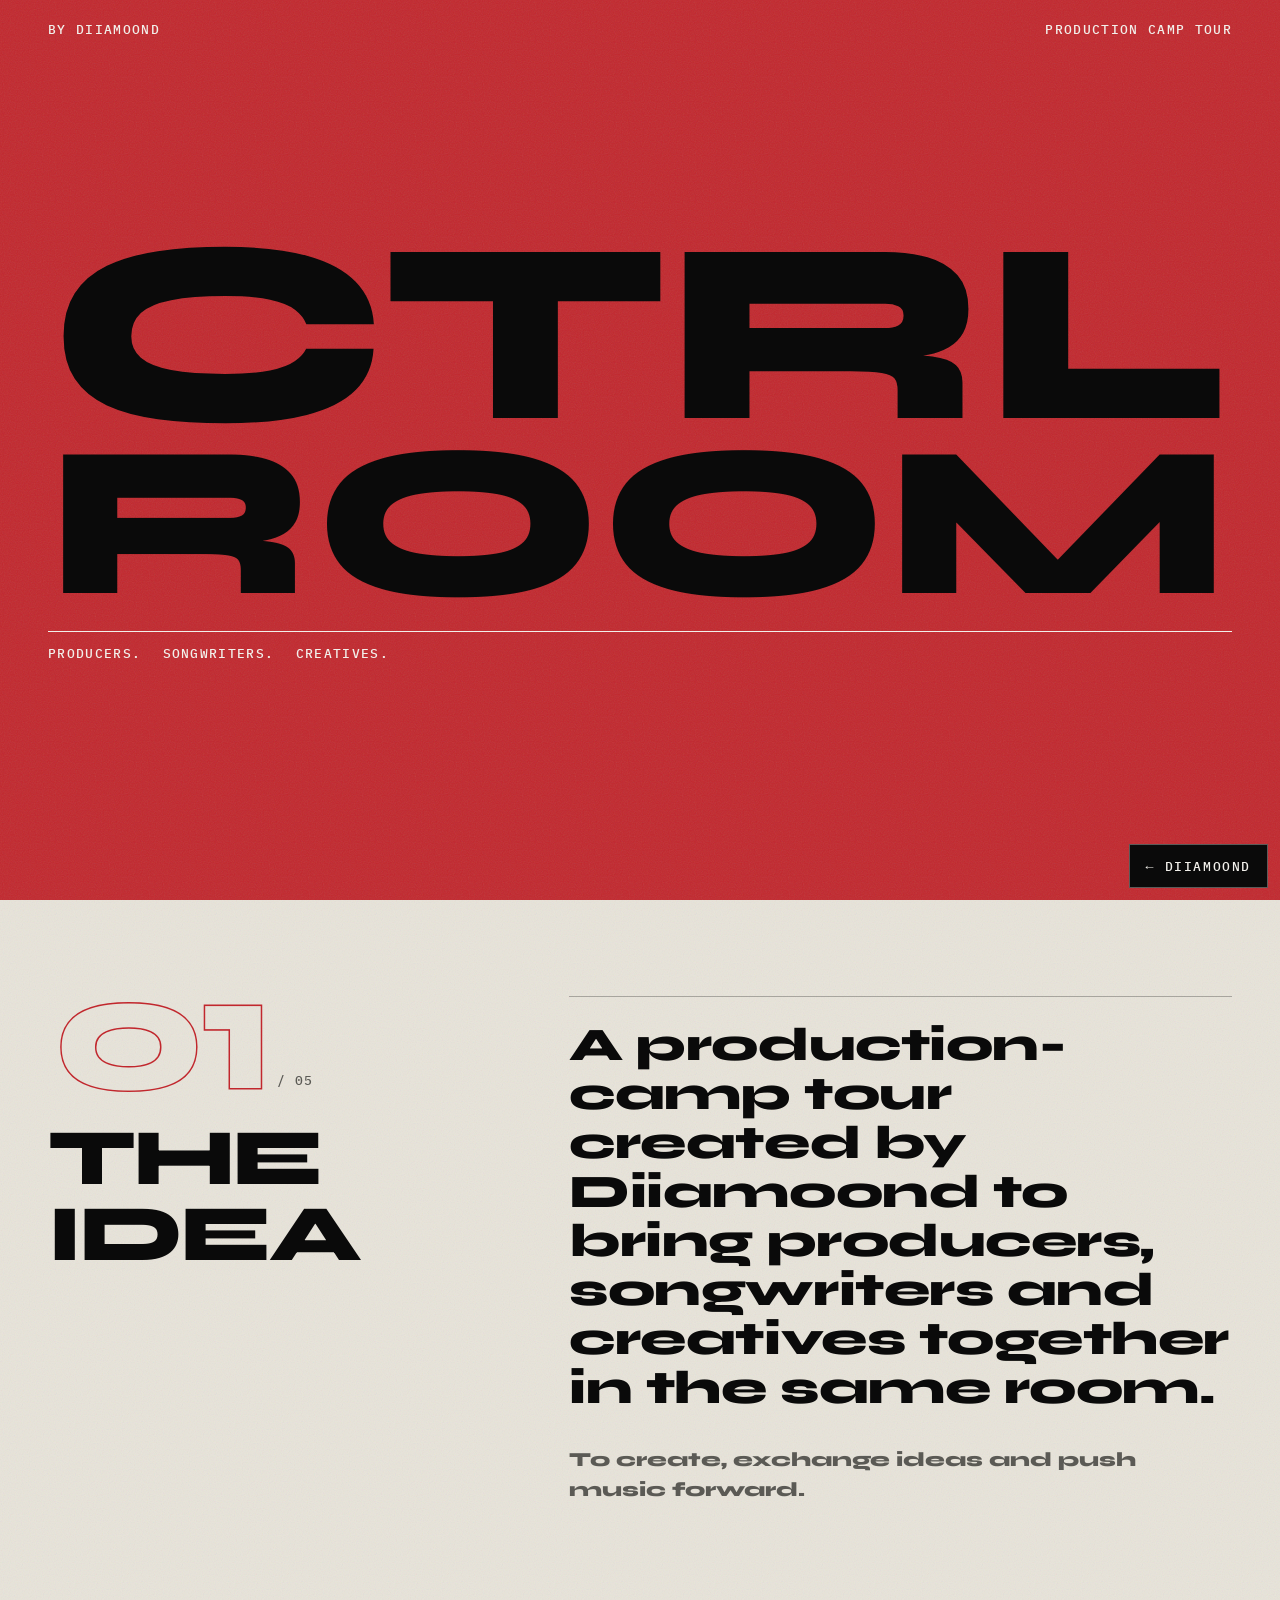
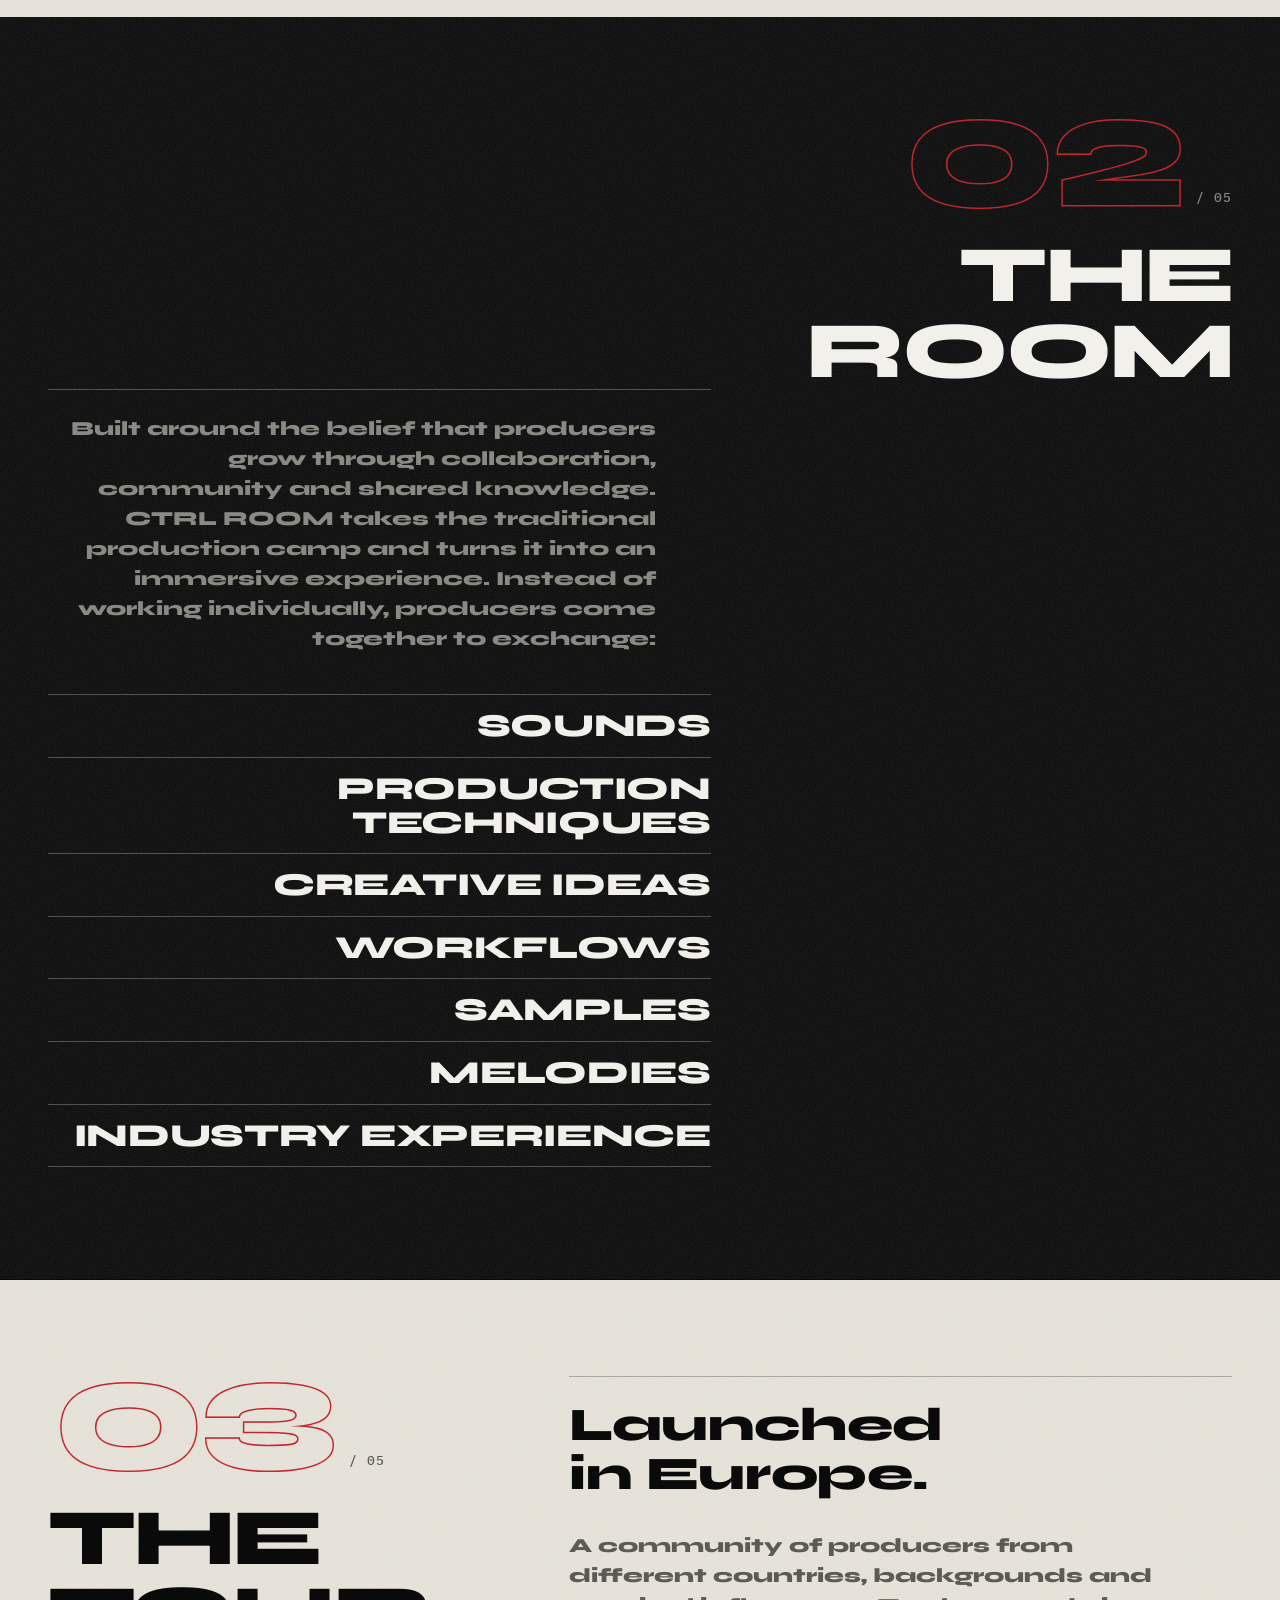
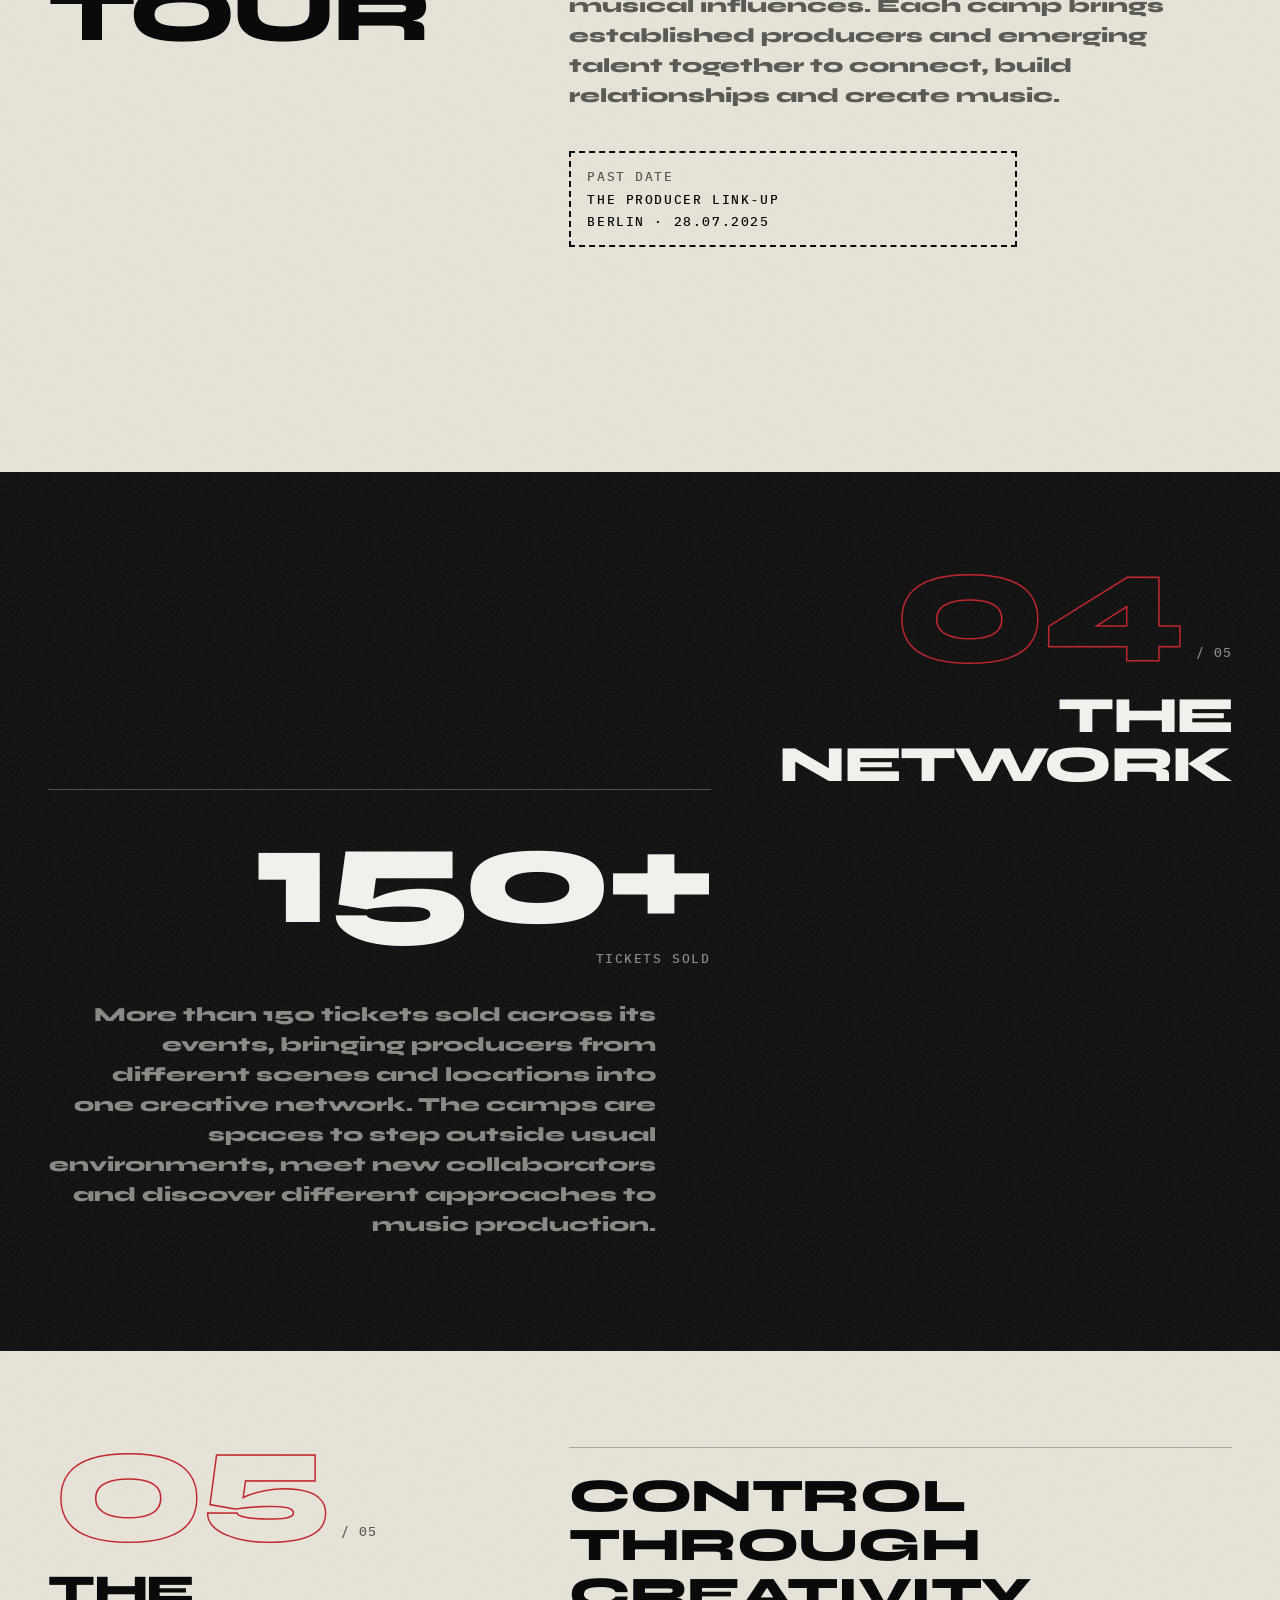
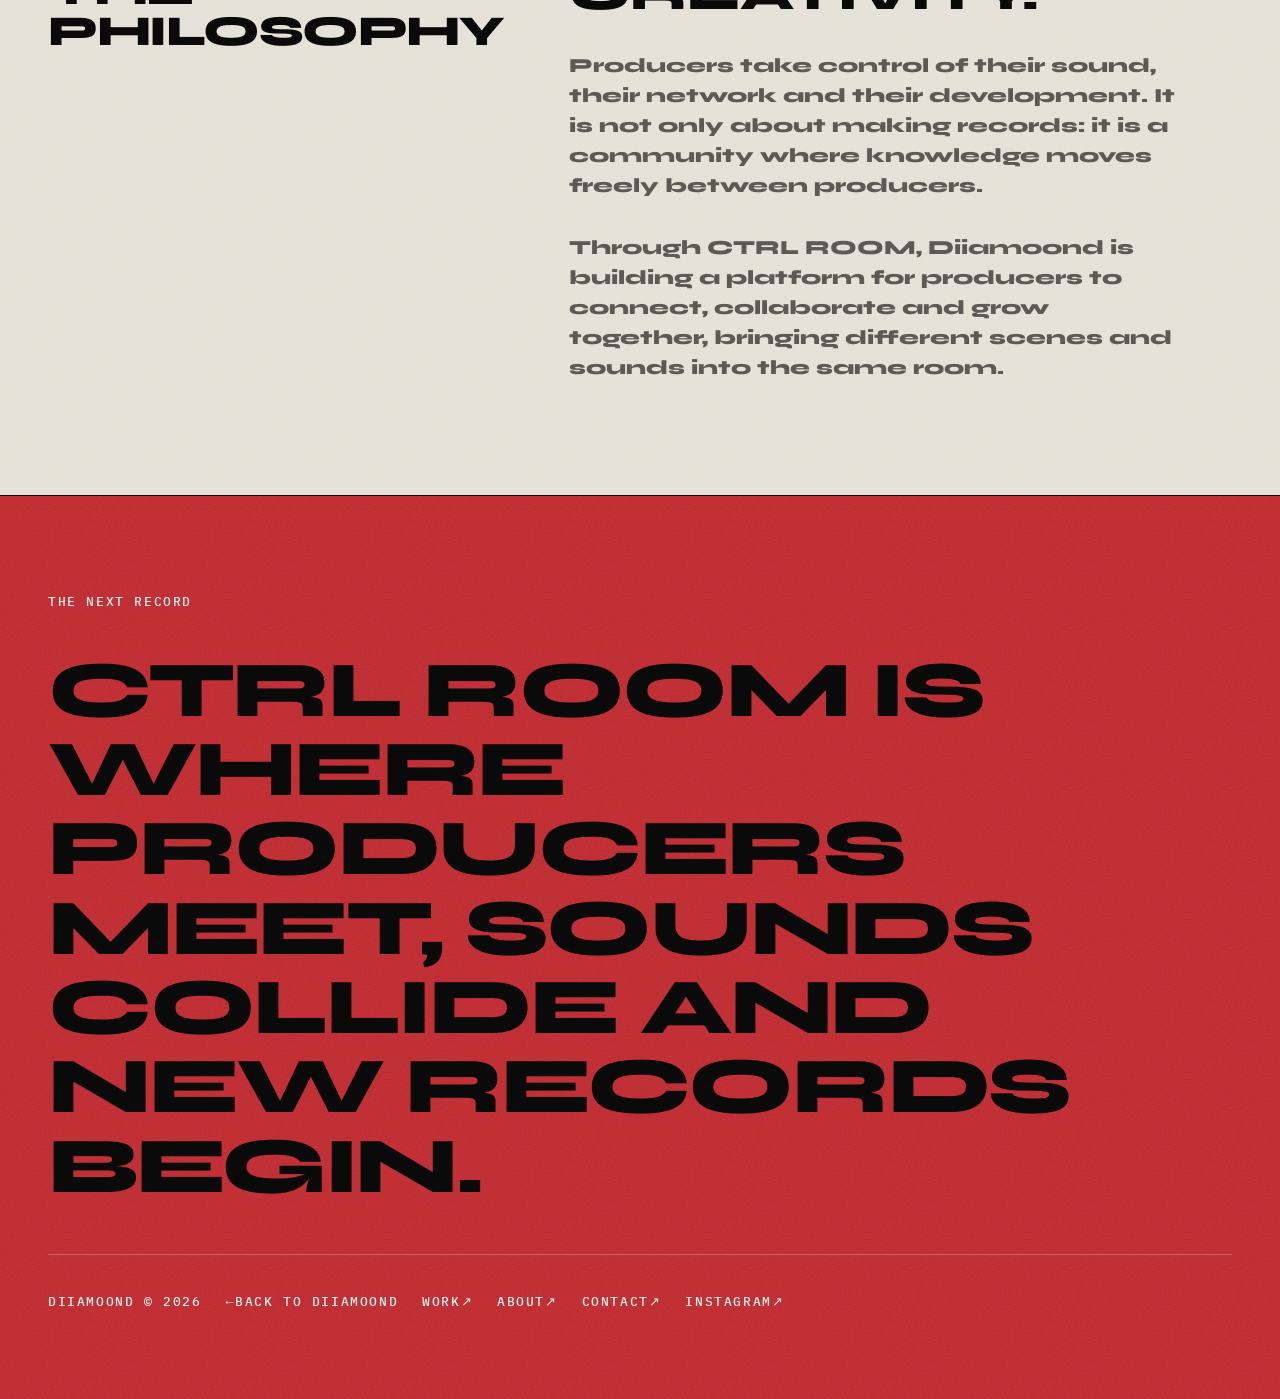
<file: ctrl-room/index.html>
<!DOCTYPE html><html lang="en"><head><meta charset="utf-8"><meta name="viewport" content="width=device-width, initial-scale=1, viewport-fit=cover"><meta name="theme-color" content="#C1272D"><meta name="color-scheme" content="only light"><title>CTRL ROOM — Diiamoond</title><meta name="description" content="CTRL ROOM is a production-camp tour created by Diiamoond to bring producers, songwriters and creatives together in the same room. Launched in Europe, with more than 150 tickets sold across its events."><link rel="canonical" href="https://diiamoond.live/ctrl-room/"><link rel="sitemap" href="/sitemap-index.xml"><link rel="icon" type="image/png" sizes="48x48" href="/favicon-48.png"><link rel="icon" type="image/png" sizes="32x32" href="/favicon-32.png"><link rel="apple-touch-icon" href="/apple-touch-icon.png"><link rel="preload" href="/_astro/syne-latin-800-normal.EehdNYzx.woff2" as="font" type="font/woff2" crossorigin><meta property="og:type" content="website"><meta property="og:locale" content="en_US"><meta property="og:site_name" content="Diiamoond"><meta property="og:title" content="CTRL ROOM — Diiamoond"><meta property="og:description" content="CTRL ROOM is a production-camp tour created by Diiamoond to bring producers, songwriters and creatives together in the same room. Launched in Europe, with more than 150 tickets sold across its events."><meta property="og:url" content="https://diiamoond.live/ctrl-room/"><meta property="og:image" content="https://diiamoond.live/og-image.png"><meta property="og:image:width" content="1200"><meta property="og:image:height" content="630"><meta property="og:image:alt" content="DIIAMOOND, wordmark in black on a red field"><meta name="twitter:card" content="summary_large_image"><meta name="twitter:title" content="CTRL ROOM — Diiamoond"><meta name="twitter:description" content="CTRL ROOM is a production-camp tour created by Diiamoond to bring producers, songwriters and creatives together in the same room. Launched in Europe, with more than 150 tickets sold across its events."><meta name="twitter:image" content="https://diiamoond.live/og-image.png"><script>document.documentElement.classList.add('js');</script><script type="application/ld+json">{"@context":"https://schema.org","@type":"Person","name":"Diiamoond","jobTitle":"Music producer, beatmaker and songwriter","url":"https://diiamoond.live/ctrl-room/","sameAs":["https://www.instagram.com/the.diiamoond/","https://open.spotify.com/artist/7727l3UpDFuITKWZ92MBdm"]}</script><style>@font-face{font-family:Syne;font-style:normal;font-weight:800;font-display:swap;src:url(/_astro/syne-latin-800-normal.EehdNYzx.woff2)format("woff2")}@font-face{font-family:IBM Plex Mono;font-style:normal;font-weight:500;font-display:swap;src:url(/_astro/ibm-plex-mono-latin-500-normal.DSY6xOcd.woff2)format("woff2")}:root{--ink:#0a0a0a;--bone:#e8e4da;--red:#c1272d;--red-on-ink:#cf575b;--on-ink:#f2f0eb;--on-ink-muted:#8a8a85;--on-bone-muted:#5b5a55;--font-display:"Syne", system-ui, sans-serif;--font-mono:"IBM Plex Mono", ui-monospace, monospace;color-scheme:light only;--pad:20px;--gutter:max(var(--pad), calc((100vw - 1440px) / 2));--grain:url("data:image/svg+xml,%3Csvg xmlns='http://www.w3.org/2000/svg' width='160' height='160'%3E%3Cfilter id='n'%3E%3CfeTurbulence type='fractalNoise' baseFrequency='.85' numOctaves='2' stitchTiles='stitch'/%3E%3C/filter%3E%3Crect width='100%25' height='100%25' filter='url(%23n)'/%3E%3C/svg%3E")}@media (width>=768px){:root{--pad:48px}}*,:before,:after{box-sizing:border-box}html{scroll-behavior:smooth;background:var(--ink);-webkit-text-size-adjust:100%}body{background:var(--ink);color:var(--on-ink);font-family:var(--font-display);-webkit-font-smoothing:antialiased;margin:0;font-size:1rem;font-weight:500;line-height:1.5}h1,h2,p{margin:0}a{color:inherit;text-decoration:none}:focus-visible{outline-offset:4px;outline:3px solid}.mono{font-family:var(--font-mono);letter-spacing:.12em;text-transform:uppercase;font-size:clamp(.8125rem,.55rem + .35vw,1.0625rem);font-weight:500;line-height:1.4}.arrow__glyph{transition:transform .14s cubic-bezier(.22,1,.36,1);display:inline-block}:where(a,.row):hover .arrow .arrow__glyph,:where(a,.row):focus-within .arrow .arrow__glyph{transform:translate(.09em,-.09em)}a:hover .arrow--back .arrow__glyph,a:focus-visible .arrow--back .arrow__glyph{transform:translate(-.09em)}.credit-mark:before{content:"◆ ";vertical-align:.1em;color:var(--red);font-size:.7em}.sr-only{clip-path:inset(50%);white-space:nowrap;width:1px;height:1px;margin:-1px;padding:0;position:absolute;overflow:hidden}.skip{z-index:100;background:var(--bone);min-height:44px;color:var(--ink);padding:12px 16px;position:absolute;top:-100px;left:8px}.skip:focus{top:8px}.panel{padding-inline:var(--gutter);isolation:isolate;position:relative;overflow:clip;container-type:inline-size}.panel:before{content:"";z-index:-1;background-image:var(--grain);opacity:.12;pointer-events:none;position:absolute;inset:0}.panel--red{background:var(--red);color:var(--on-ink)}.panel--ink{background:var(--ink);color:var(--on-ink)}.panel--bone{background:var(--bone);color:var(--ink)}.js [data-reveal]{opacity:0;will-change:opacity, transform;transition:opacity .7s cubic-bezier(.22,1,.36,1),transform .9s cubic-bezier(.22,1,.36,1);transform:translateY(28px)}.js [data-reveal].is-in{opacity:1;will-change:auto;transform:none}@media (prefers-reduced-motion:reduce){html{scroll-behavior:auto}.js [data-reveal]{opacity:1;transition:none;transform:none}}.skip-next{right:max(12px, env(safe-area-inset-right));bottom:max(12px, env(safe-area-inset-bottom));z-index:50;background:var(--ink);min-width:44px;min-height:44px;color:var(--on-ink);border:1px solid #f2f0eb59;justify-content:center;align-items:center;padding:0 16px;transition:background .12s ease-out,color .12s ease-out;display:inline-flex;position:fixed}.skip-next:hover,.skip-next:focus-visible{background:var(--on-ink);color:var(--ink)}
.num[data-astro-cid-q7id7t4y]{--fs:clamp(4.25rem, 19cqw, 8rem);width:calc(var(--fs) * var(--em));user-select:none;height:auto;display:block;overflow:visible}.nt[data-astro-cid-q7id7t4y]{font-family:var(--font-display);letter-spacing:-2px;font-variant-numeric:lining-nums;font-size:100px;font-weight:800}.nt--line[data-astro-cid-q7id7t4y]{fill:none;stroke:var(--red);stroke-width:3px;stroke-linejoin:miter;vector-effect:non-scaling-stroke}
</style><link rel="stylesheet" href="/_astro/index.DPxaXReC.css"></head><body><a class="skip mono" href="#main">Skip to content</a><main id="main" data-astro-cid-ltez76np><header class="hero panel panel--red" data-astro-cid-ltez76np><p class="hero__by mono" data-astro-cid-ltez76np>By Diiamoond</p><p class="hero__meta mono" data-astro-cid-ltez76np>Production camp tour</p><div class="hero__block" style="--k:0.322" data-astro-cid-ltez76np><h1 class="hero__word" data-astro-cid-ltez76np><span class="sr-only" data-astro-cid-ltez76np>CTRL ROOM</span><span class="hero__row" aria-hidden="true" style="--fit:4.564" data-astro-cid-ltez76np>CTRL</span><span class="hero__row" aria-hidden="true" style="--fit:5.471" data-astro-cid-ltez76np>ROOM</span></h1><p class="hero__roles mono" data-astro-cid-ltez76np><span data-astro-cid-ltez76np>Producers.</span> <span data-astro-cid-ltez76np>Songwriters.</span> <span data-astro-cid-ltez76np>Creatives.</span></p></div></header><section class="sec panel panel--bone" aria-labelledby="s1" data-astro-cid-ltez76np><div class="sec__head" data-astro-cid-ltez76np><div class="sec__num" data-astro-cid-ltez76np><svg class="num" viewBox="-5 -71.50000000000001 171.00000000000003 78.5" style="--em:1.71" aria-hidden="true" focusable="false" data-astro-cid-q7id7t4y><defs data-astro-cid-q7id7t4y><mask id="cn01" maskUnits="userSpaceOnUse" x="-5" y="-71.50000000000001" width="171.00000000000003" height="78.5" data-astro-cid-q7id7t4y><rect x="-5" y="-71.50000000000001" width="171.00000000000003" height="78.5" fill="#fff" data-astro-cid-q7id7t4y></rect><text class="nt" fill="#000" data-astro-cid-q7id7t4y>01</text></mask></defs><text class="nt nt--line" mask="url(#cn01)" data-astro-cid-q7id7t4y>01</text></svg><p class="sec__index mono" aria-hidden="true" data-astro-cid-ltez76np>/ 05</p></div><h2 class="sec__title" id="s1" style="--fit:3.998" data-astro-cid-ltez76np>The Idea</h2></div><div class="sec__body" data-astro-cid-ltez76np><p class="lead" data-reveal data-astro-cid-ltez76np>A production-camp tour created by Diiamoond to bring producers, songwriters and creatives together in the same room.</p><p class="copy" data-reveal data-astro-cid-ltez76np>To create, exchange ideas and push music forward.</p></div></section><section class="sec panel panel--ink sec--flip" aria-labelledby="s2" data-astro-cid-ltez76np><div class="sec__head" data-astro-cid-ltez76np><div class="sec__num" data-astro-cid-ltez76np><svg class="num" viewBox="-5 -71.50000000000001 224.00000000000003 78.5" style="--em:2.24" aria-hidden="true" focusable="false" data-astro-cid-q7id7t4y><defs data-astro-cid-q7id7t4y><mask id="cn02" maskUnits="userSpaceOnUse" x="-5" y="-71.50000000000001" width="224.00000000000003" height="78.5" data-astro-cid-q7id7t4y><rect x="-5" y="-71.50000000000001" width="224.00000000000003" height="78.5" fill="#fff" data-astro-cid-q7id7t4y></rect><text class="nt" fill="#000" data-astro-cid-q7id7t4y>02</text></mask></defs><text class="nt nt--line" mask="url(#cn02)" data-astro-cid-q7id7t4y>02</text></svg><p class="sec__index mono" aria-hidden="true" data-astro-cid-ltez76np>/ 05</p></div><h2 class="sec__title" id="s2" style="--fit:5.492" data-astro-cid-ltez76np>The Room</h2></div><div class="sec__body" data-astro-cid-ltez76np><p class="copy" data-reveal data-astro-cid-ltez76np>Built around the belief that producers grow through collaboration, community and shared knowledge. CTRL ROOM takes the traditional production camp and turns it into an immersive experience. Instead of working individually, producers come together to exchange:</p><ul class="list" data-astro-cid-ltez76np><li class="list__item" data-astro-cid-ltez76np>Sounds</li><li class="list__item" data-astro-cid-ltez76np>Production techniques</li><li class="list__item" data-astro-cid-ltez76np>Creative ideas</li><li class="list__item" data-astro-cid-ltez76np>Workflows</li><li class="list__item" data-astro-cid-ltez76np>Samples</li><li class="list__item" data-astro-cid-ltez76np>Melodies</li><li class="list__item" data-astro-cid-ltez76np>Industry experience</li></ul></div></section><section class="sec panel panel--bone" aria-labelledby="s3" data-astro-cid-ltez76np><div class="sec__head" data-astro-cid-ltez76np><div class="sec__num" data-astro-cid-ltez76np><svg class="num" viewBox="-5 -71.50000000000001 227 78.5" style="--em:2.27" aria-hidden="true" focusable="false" data-astro-cid-q7id7t4y><defs data-astro-cid-q7id7t4y><mask id="cn03" maskUnits="userSpaceOnUse" x="-5" y="-71.50000000000001" width="227" height="78.5" data-astro-cid-q7id7t4y><rect x="-5" y="-71.50000000000001" width="227" height="78.5" fill="#fff" data-astro-cid-q7id7t4y></rect><text class="nt" fill="#000" data-astro-cid-q7id7t4y>03</text></mask></defs><text class="nt nt--line" mask="url(#cn03)" data-astro-cid-q7id7t4y>03</text></svg><p class="sec__index mono" aria-hidden="true" data-astro-cid-ltez76np>/ 05</p></div><h2 class="sec__title" id="s3" style="--fit:4.955" data-astro-cid-ltez76np>The Tour</h2></div><div class="sec__body" data-astro-cid-ltez76np><p class="lead" data-reveal data-astro-cid-ltez76np>Launched in Europe.</p><p class="copy" data-reveal data-astro-cid-ltez76np>A community of producers from different countries, backgrounds and musical influences. Each camp brings established producers and emerging talent together to connect, build relationships and create music.</p><p class="stub mono" data-reveal data-astro-cid-ltez76np><span class="stub__tag" data-astro-cid-ltez76np>Past date</span><span data-astro-cid-ltez76np>The Producer Link&#8209;Up</span><span data-astro-cid-ltez76np>Berlin · <time datetime="2025-07-28" data-astro-cid-ltez76np>28.07.2025</time></span></p><p class="stub mono" data-reveal data-astro-cid-ltez76np><span class="stub__tag" data-astro-cid-ltez76np>Coming soon</span><span data-astro-cid-ltez76np>Live / Tickets</span></p></div></section><section class="sec panel panel--ink sec--flip" aria-labelledby="s4" data-astro-cid-ltez76np><div class="sec__head" data-astro-cid-ltez76np><div class="sec__num" data-astro-cid-ltez76np><svg class="num" viewBox="-5 -71.50000000000001 231.5 78.5" style="--em:2.315" aria-hidden="true" focusable="false" data-astro-cid-q7id7t4y><defs data-astro-cid-q7id7t4y><mask id="cn04" maskUnits="userSpaceOnUse" x="-5" y="-71.50000000000001" width="231.5" height="78.5" data-astro-cid-q7id7t4y><rect x="-5" y="-71.50000000000001" width="231.5" height="78.5" fill="#fff" data-astro-cid-q7id7t4y></rect><text class="nt" fill="#000" data-astro-cid-q7id7t4y>04</text></mask></defs><text class="nt nt--line" mask="url(#cn04)" data-astro-cid-q7id7t4y>04</text></svg><p class="sec__index mono" aria-hidden="true" data-astro-cid-ltez76np>/ 05</p></div><h2 class="sec__title" id="s4" style="--fit:9.223" data-astro-cid-ltez76np>The Network</h2></div><div class="sec__body" data-astro-cid-ltez76np><p class="fig" data-reveal data-astro-cid-ltez76np><span class="fig__n" style="--fit:3.327" data-astro-cid-ltez76np>150+</span><span class="fig__l mono" data-astro-cid-ltez76np>Tickets sold</span></p><p class="copy" data-reveal data-astro-cid-ltez76np>More than 150 tickets sold across its events, bringing producers from different scenes and locations into one creative network. The camps are spaces to step outside usual environments, meet new collaborators and discover different approaches to music production.</p></div></section><section class="sec panel panel--bone" aria-labelledby="s5" data-astro-cid-ltez76np><div class="sec__head" data-astro-cid-ltez76np><div class="sec__num" data-astro-cid-ltez76np><svg class="num" viewBox="-5 -71.50000000000001 221 78.5" style="--em:2.21" aria-hidden="true" focusable="false" data-astro-cid-q7id7t4y><defs data-astro-cid-q7id7t4y><mask id="cn05" maskUnits="userSpaceOnUse" x="-5" y="-71.50000000000001" width="221" height="78.5" data-astro-cid-q7id7t4y><rect x="-5" y="-71.50000000000001" width="221" height="78.5" fill="#fff" data-astro-cid-q7id7t4y></rect><text class="nt" fill="#000" data-astro-cid-q7id7t4y>05</text></mask></defs><text class="nt nt--line" mask="url(#cn05)" data-astro-cid-q7id7t4y>05</text></svg><p class="sec__index mono" aria-hidden="true" data-astro-cid-ltez76np>/ 05</p></div><h2 class="sec__title" id="s5" style="--fit:11.034" data-astro-cid-ltez76np>The Philosophy</h2></div><div class="sec__body" data-astro-cid-ltez76np><p class="lead lead--caps" data-reveal data-astro-cid-ltez76np>Control through creativity.</p><p class="copy" data-reveal data-astro-cid-ltez76np>Producers take control of their sound, their network and their development. It is not only about making records: it is a community where knowledge moves freely between producers.</p><p class="copy" data-reveal data-astro-cid-ltez76np>Through CTRL ROOM, Diiamoond is building a platform for producers to connect, collaborate and grow together, bringing different scenes and sounds into the same room.</p></div></section><section class="close panel panel--red" aria-labelledby="s6" data-astro-cid-ltez76np><h2 class="close__label mono" id="s6" data-astro-cid-ltez76np>The next record</h2><p class="close__line" style="--fit:11.128" data-reveal data-astro-cid-ltez76np>CTRL ROOM is where producers meet, sounds collide and new records begin.</p><footer class="close__foot mono" data-astro-cid-ltez76np><span data-astro-cid-ltez76np>Diiamoond © 2026</span><a href="/" data-astro-cid-ltez76np><span class="arrow arrow--back" aria-hidden="true" data-astro-cid-ltez76np><span class="arrow__glyph" data-astro-cid-ltez76np>←</span></span> Back to Diiamoond</a><a href="/work/" data-astro-cid-ltez76np>Work <span class="arrow" aria-hidden="true" data-astro-cid-ltez76np><span class="arrow__glyph" data-astro-cid-ltez76np>↗</span></span></a><a href="/bio/" data-astro-cid-ltez76np>About <span class="arrow" aria-hidden="true" data-astro-cid-ltez76np><span class="arrow__glyph" data-astro-cid-ltez76np>↗</span></span></a><a href="/#contact" data-astro-cid-ltez76np>Contact <span class="arrow" aria-hidden="true" data-astro-cid-ltez76np><span class="arrow__glyph" data-astro-cid-ltez76np>↗</span></span></a><a href="https://www.instagram.com/the.diiamoond/" target="_blank" rel="noopener noreferrer" aria-label="Diiamoond on Instagram, @the.diiamoond (opens in a new tab)" data-astro-cid-ltez76np>Instagram <span class="arrow" aria-hidden="true" data-astro-cid-ltez76np><span class="arrow__glyph" data-astro-cid-ltez76np>↗</span></span></a></footer></section></main><nav aria-label="Site"><a class="skip-next mono" href="/">← Diiamoond</a></nav><script type="module">var e=[...document.querySelectorAll(`[data-panel]`)],t=document.getElementById(`next`),n=document.getElementById(`next-label`),r=document.getElementById(`next-sr`),i=i=>{if(!t)return;n.textContent=e[i].dataset.nav??``;let a=e[i+1];t.href=a?`#${a.id}`:`#top`,r.textContent=a?` — next section`:` — back to top`},a=document.querySelectorAll(`[data-reveal], .track`),o=e=>e.classList.add(`is-in`);if(!(`IntersectionObserver`in window))a.forEach(o);else{let t=new IntersectionObserver(e=>{for(let n of e)n.isIntersecting&&(o(n.target),t.unobserve(n.target))},{rootMargin:`0px 0px -10% 0px`});a.forEach(e=>t.observe(e));let n=new IntersectionObserver(t=>{for(let n of t)n.isIntersecting&&i(e.indexOf(n.target))},{rootMargin:`-50% 0px -50% 0px`});e.forEach(e=>n.observe(e))}</script></body></html>
</file>
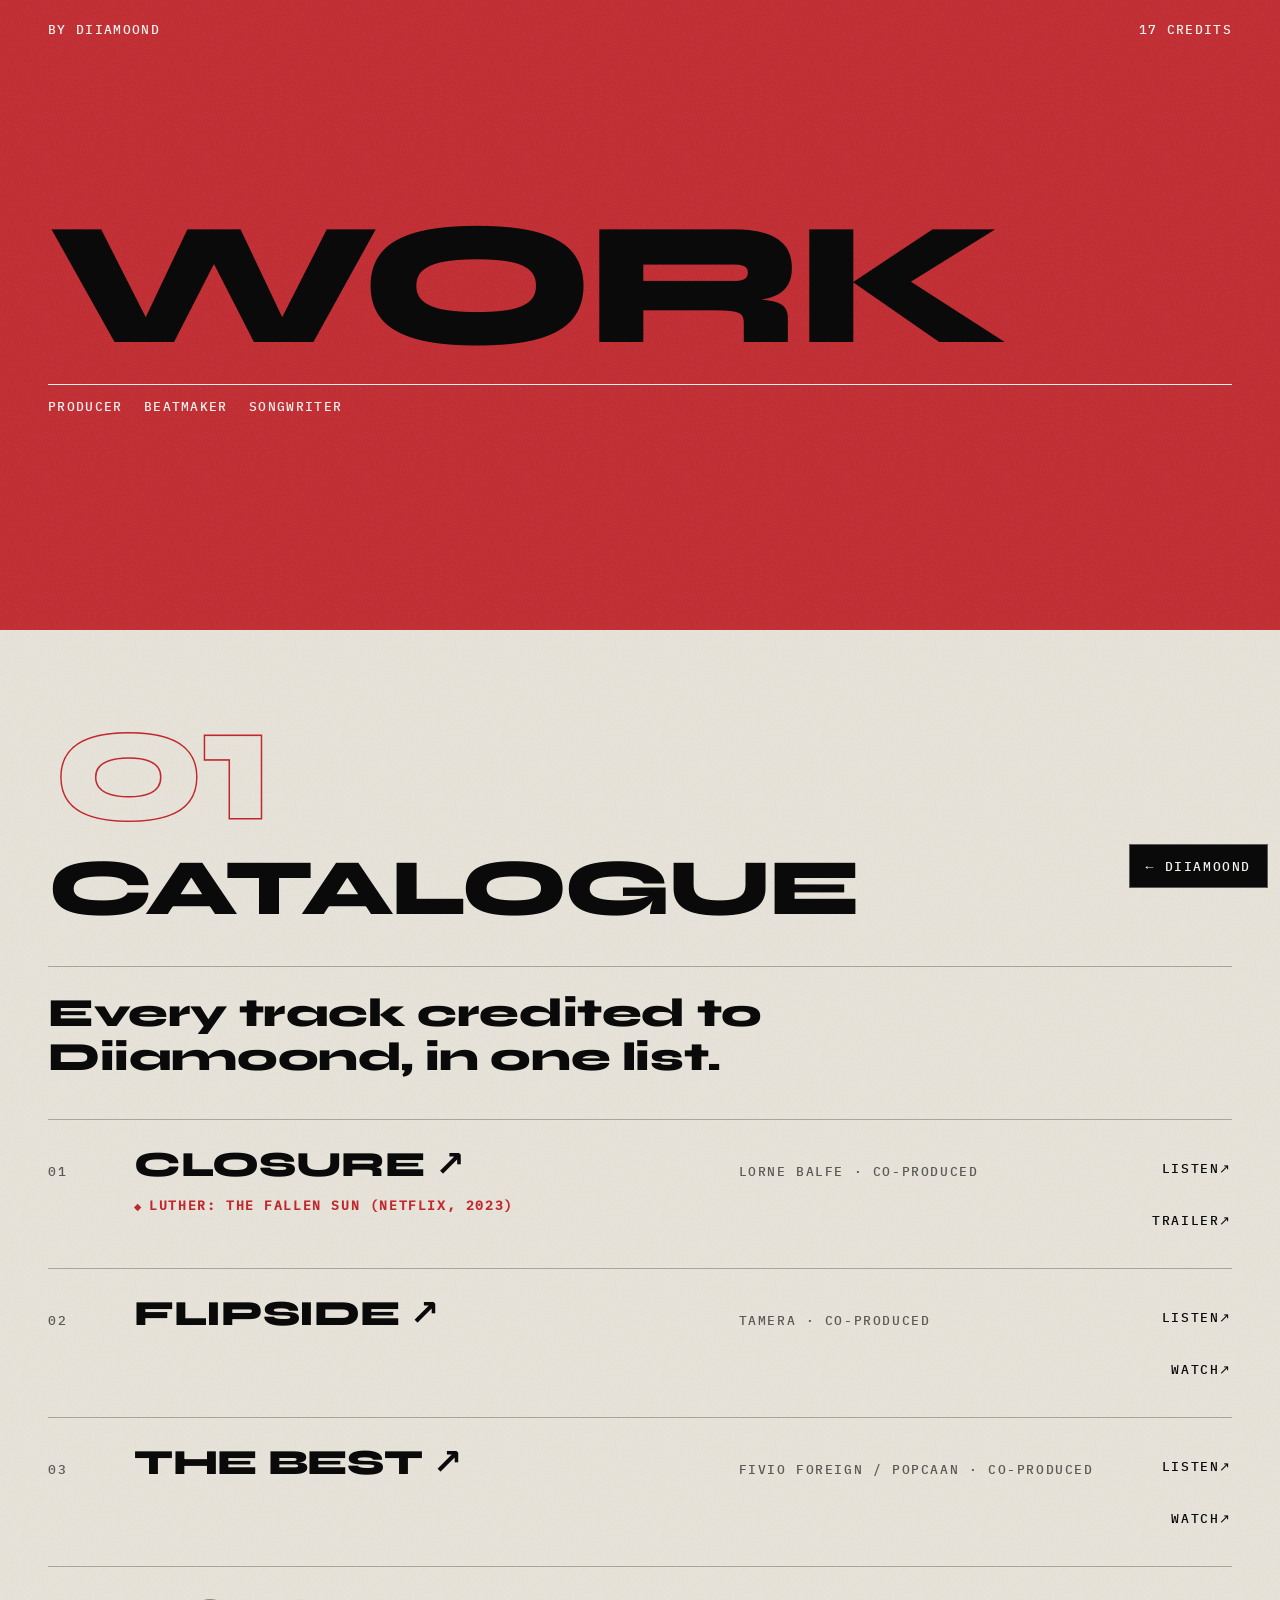
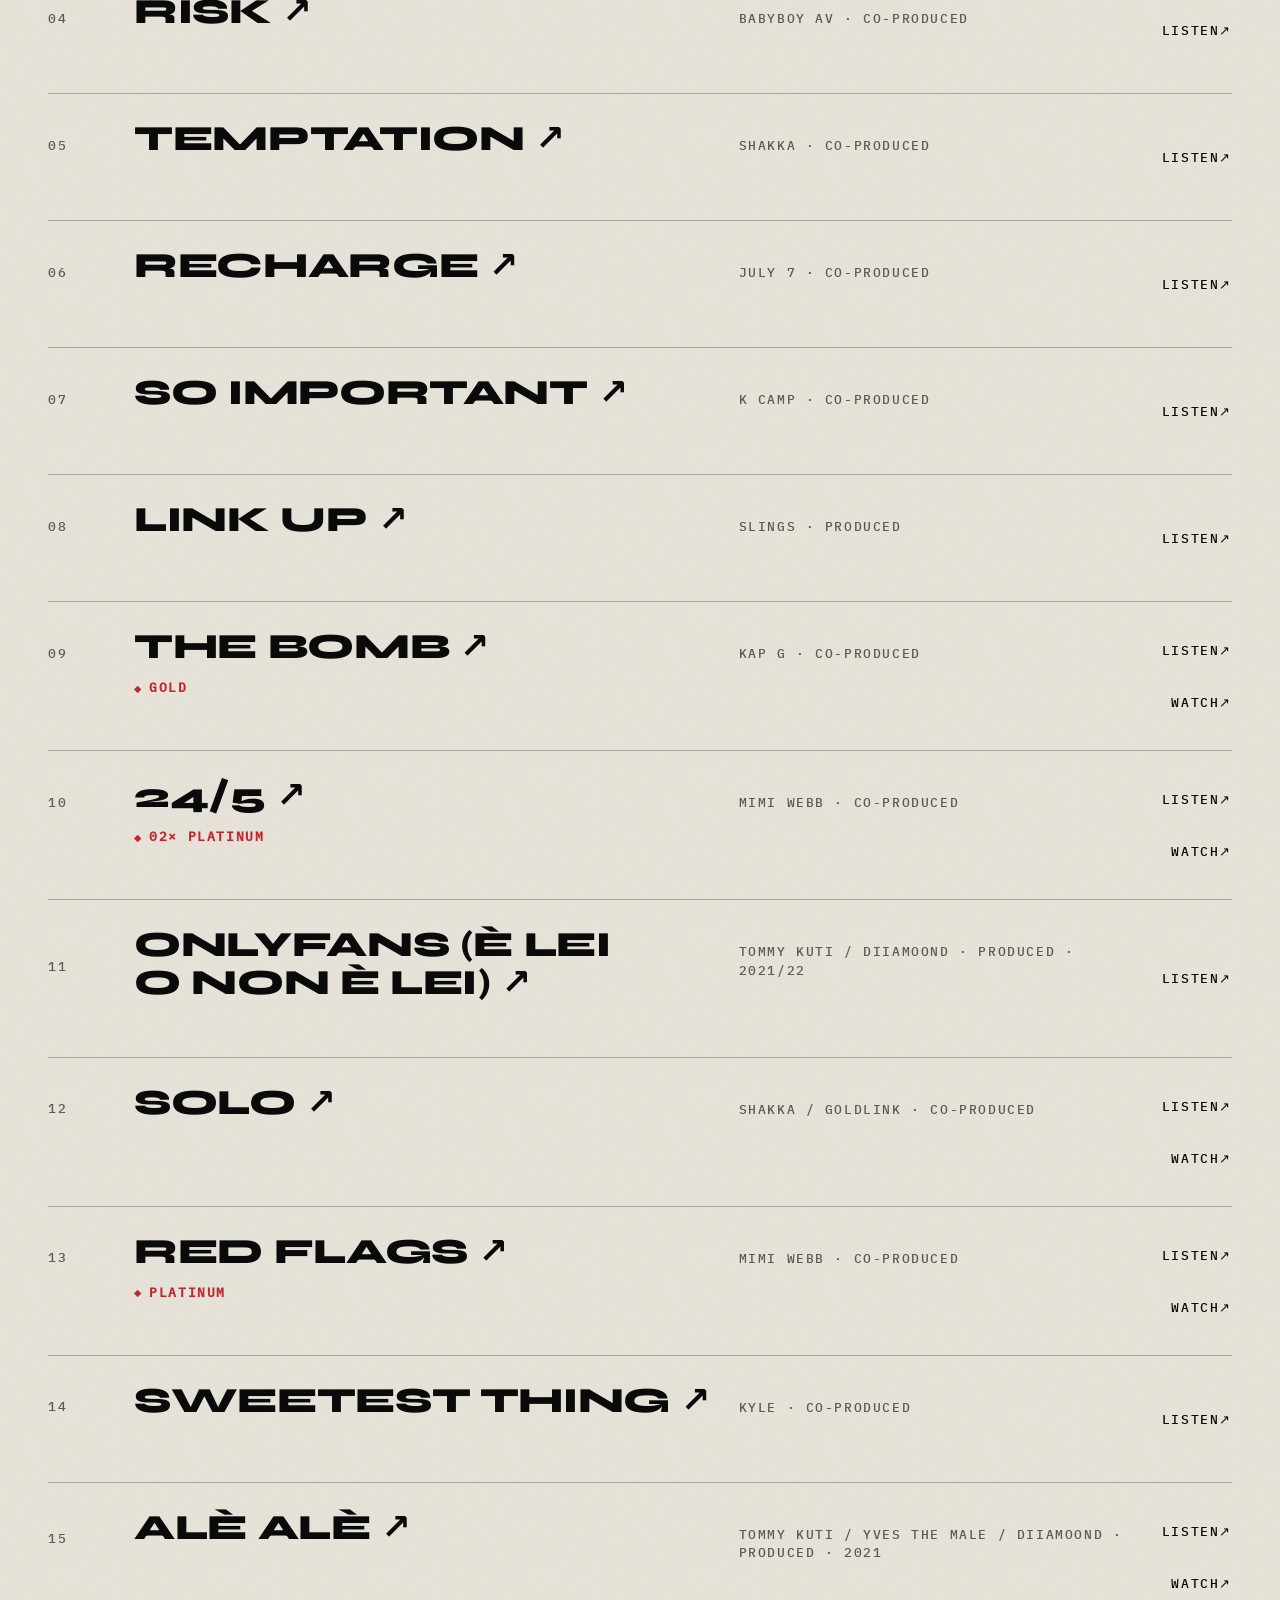
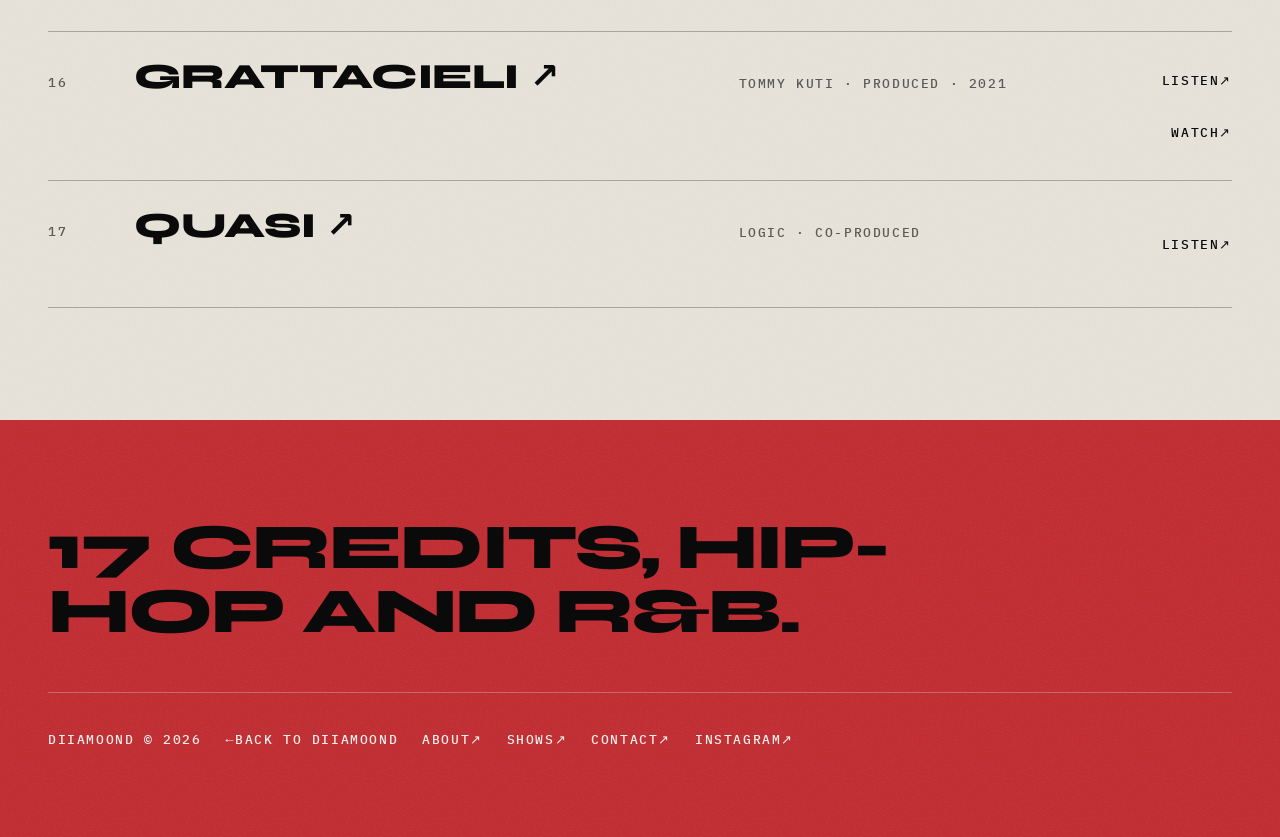
<file: work/index.html>
<!DOCTYPE html><html lang="en"><head><meta charset="utf-8"><meta name="viewport" content="width=device-width, initial-scale=1, viewport-fit=cover"><meta name="theme-color" content="#C1272D"><meta name="color-scheme" content="only light"><title>Diiamoond — Work</title><meta name="description" content="Diiamoond's full production and songwriting catalogue — 17 credited tracks, including work for Kap G, K Camp and Tommy Kuti, with direct links to listen on Spotify."><link rel="canonical" href="https://diiamoond.live/work/"><link rel="sitemap" href="/sitemap-index.xml"><link rel="icon" type="image/png" sizes="48x48" href="/favicon-48.png"><link rel="icon" type="image/png" sizes="32x32" href="/favicon-32.png"><link rel="apple-touch-icon" href="/apple-touch-icon.png"><link rel="preload" href="/_astro/syne-latin-800-normal.EehdNYzx.woff2" as="font" type="font/woff2" crossorigin><meta property="og:type" content="website"><meta property="og:locale" content="en_US"><meta property="og:site_name" content="Diiamoond"><meta property="og:title" content="Diiamoond — Work"><meta property="og:description" content="Diiamoond's full production and songwriting catalogue — 17 credited tracks, including work for Kap G, K Camp and Tommy Kuti, with direct links to listen on Spotify."><meta property="og:url" content="https://diiamoond.live/work/"><meta property="og:image" content="https://diiamoond.live/og-image.png"><meta property="og:image:width" content="1200"><meta property="og:image:height" content="630"><meta property="og:image:alt" content="DIIAMOOND, wordmark in black on a red field"><meta name="twitter:card" content="summary_large_image"><meta name="twitter:title" content="Diiamoond — Work"><meta name="twitter:description" content="Diiamoond's full production and songwriting catalogue — 17 credited tracks, including work for Kap G, K Camp and Tommy Kuti, with direct links to listen on Spotify."><meta name="twitter:image" content="https://diiamoond.live/og-image.png"><script>document.documentElement.classList.add('js');</script><script type="application/ld+json">{"@context":"https://schema.org","@type":"Person","name":"Diiamoond","jobTitle":"Music producer, beatmaker and songwriter","url":"https://diiamoond.live/work/","sameAs":["https://www.instagram.com/the.diiamoond/","https://open.spotify.com/artist/7727l3UpDFuITKWZ92MBdm"]}</script><style>@font-face{font-family:Syne;font-style:normal;font-weight:800;font-display:swap;src:url(/_astro/syne-latin-800-normal.EehdNYzx.woff2)format("woff2")}@font-face{font-family:IBM Plex Mono;font-style:normal;font-weight:500;font-display:swap;src:url(/_astro/ibm-plex-mono-latin-500-normal.DSY6xOcd.woff2)format("woff2")}:root{--ink:#0a0a0a;--bone:#e8e4da;--red:#c1272d;--red-on-ink:#cf575b;--on-ink:#f2f0eb;--on-ink-muted:#8a8a85;--on-bone-muted:#5b5a55;--font-display:"Syne", system-ui, sans-serif;--font-mono:"IBM Plex Mono", ui-monospace, monospace;color-scheme:light only;--pad:20px;--gutter:max(var(--pad), calc((100vw - 1440px) / 2));--grain:url("data:image/svg+xml,%3Csvg xmlns='http://www.w3.org/2000/svg' width='160' height='160'%3E%3Cfilter id='n'%3E%3CfeTurbulence type='fractalNoise' baseFrequency='.85' numOctaves='2' stitchTiles='stitch'/%3E%3C/filter%3E%3Crect width='100%25' height='100%25' filter='url(%23n)'/%3E%3C/svg%3E")}@media (width>=768px){:root{--pad:48px}}*,:before,:after{box-sizing:border-box}html{scroll-behavior:smooth;background:var(--ink);-webkit-text-size-adjust:100%}body{background:var(--ink);color:var(--on-ink);font-family:var(--font-display);-webkit-font-smoothing:antialiased;margin:0;font-size:1rem;font-weight:500;line-height:1.5}h1,h2,p{margin:0}a{color:inherit;text-decoration:none}:focus-visible{outline-offset:4px;outline:3px solid}.mono{font-family:var(--font-mono);letter-spacing:.12em;text-transform:uppercase;font-size:clamp(.8125rem,.55rem + .35vw,1.0625rem);font-weight:500;line-height:1.4}.arrow__glyph{transition:transform .14s cubic-bezier(.22,1,.36,1);display:inline-block}:where(a,.row):hover .arrow .arrow__glyph,:where(a,.row):focus-within .arrow .arrow__glyph{transform:translate(.09em,-.09em)}a:hover .arrow--back .arrow__glyph,a:focus-visible .arrow--back .arrow__glyph{transform:translate(-.09em)}.credit-mark:before{content:"◆ ";vertical-align:.1em;color:var(--red);font-size:.7em}.sr-only{clip-path:inset(50%);white-space:nowrap;width:1px;height:1px;margin:-1px;padding:0;position:absolute;overflow:hidden}.skip{z-index:100;background:var(--bone);min-height:44px;color:var(--ink);padding:12px 16px;position:absolute;top:-100px;left:8px}.skip:focus{top:8px}.panel{padding-inline:var(--gutter);isolation:isolate;position:relative;overflow:clip;container-type:inline-size}.panel:before{content:"";z-index:-1;background-image:var(--grain);opacity:.12;pointer-events:none;position:absolute;inset:0}.panel--red{background:var(--red);color:var(--on-ink)}.panel--ink{background:var(--ink);color:var(--on-ink)}.panel--bone{background:var(--bone);color:var(--ink)}.js [data-reveal]{opacity:0;will-change:opacity, transform;transition:opacity .7s cubic-bezier(.22,1,.36,1),transform .9s cubic-bezier(.22,1,.36,1);transform:translateY(28px)}.js [data-reveal].is-in{opacity:1;will-change:auto;transform:none}@media (prefers-reduced-motion:reduce){html{scroll-behavior:auto}.js [data-reveal]{opacity:1;transition:none;transform:none}}.skip-next{right:max(12px, env(safe-area-inset-right));bottom:max(12px, env(safe-area-inset-bottom));z-index:50;background:var(--ink);min-width:44px;min-height:44px;color:var(--on-ink);border:1px solid #f2f0eb59;justify-content:center;align-items:center;padding:0 16px;transition:background .12s ease-out,color .12s ease-out;display:inline-flex;position:fixed}.skip-next:hover,.skip-next:focus-visible{background:var(--on-ink);color:var(--ink)}
.num[data-astro-cid-q7id7t4y]{--fs:clamp(4.25rem, 19cqw, 8rem);width:calc(var(--fs) * var(--em));user-select:none;height:auto;display:block;overflow:visible}.nt[data-astro-cid-q7id7t4y]{font-family:var(--font-display);letter-spacing:-2px;font-variant-numeric:lining-nums;font-size:100px;font-weight:800}.nt--line[data-astro-cid-q7id7t4y]{fill:none;stroke:var(--red);stroke-width:3px;stroke-linejoin:miter;vector-effect:non-scaling-stroke}
</style><link rel="stylesheet" href="/_astro/index.OwthlH1D.css"></head><body><a class="skip mono" href="#main">Skip to content</a><main id="main" data-astro-cid-nntkhrjw><header class="hero panel panel--red" data-astro-cid-nntkhrjw><p class="hero__by mono" data-astro-cid-nntkhrjw>By Diiamoond</p><p class="hero__meta mono" data-astro-cid-nntkhrjw>17 credits</p><div class="hero__block" data-astro-cid-nntkhrjw><h1 class="hero__word" style="--fit:5.664" data-astro-cid-nntkhrjw>Work</h1><p class="hero__roles mono" data-astro-cid-nntkhrjw><span data-astro-cid-nntkhrjw>Producer</span><span data-astro-cid-nntkhrjw>Beatmaker</span><span data-astro-cid-nntkhrjw>Songwriter</span></p></div></header><section class="sec panel panel--bone" aria-labelledby="s1" data-astro-cid-nntkhrjw><div class="sec__head" data-astro-cid-nntkhrjw><svg class="num" viewBox="-5 -71.50000000000001 171.00000000000003 78.5" style="--em:1.71" aria-hidden="true" focusable="false" data-astro-cid-q7id7t4y><defs data-astro-cid-q7id7t4y><mask id="wn01" maskUnits="userSpaceOnUse" x="-5" y="-71.50000000000001" width="171.00000000000003" height="78.5" data-astro-cid-q7id7t4y><rect x="-5" y="-71.50000000000001" width="171.00000000000003" height="78.5" fill="#fff" data-astro-cid-q7id7t4y></rect><text class="nt" fill="#000" data-astro-cid-q7id7t4y>01</text></mask></defs><text class="nt nt--line" mask="url(#wn01)" data-astro-cid-q7id7t4y>01</text></svg><h2 class="sec__title" id="s1" style="--fit:10.777" data-astro-cid-nntkhrjw>Catalogue</h2></div><div class="sec__body" data-astro-cid-nntkhrjw><p class="lead" data-reveal data-astro-cid-nntkhrjw>Every track credited to Diiamoond, in one list.</p><ol class="list" data-astro-cid-nntkhrjw><li class="row" data-astro-cid-nntkhrjw><span class="row__n mono" aria-hidden="true" data-astro-cid-nntkhrjw>01</span><a class="row__title" href="https://open.spotify.com/track/5D0E1Nv4TIcNfX8uUFvsUc" target="_blank" rel="noopener noreferrer" aria-label="Closure, Lorne Balfe. Listen on Spotify (opens in a new tab)" data-astro-cid-nntkhrjw>Closure<span class="arrow" aria-hidden="true" data-astro-cid-nntkhrjw> <span class="arrow__glyph" data-astro-cid-nntkhrjw>↗</span></span></a><p class="row__meta mono" data-astro-cid-nntkhrjw>Lorne Balfe · Co-produced</p><p class="row__placement mono credit-mark" data-astro-cid-nntkhrjw>Luther: The Fallen Sun (Netflix, 2023)</p><div class="row__links" data-astro-cid-nntkhrjw><a class="row__watch mono" href="https://open.spotify.com/track/5D0E1Nv4TIcNfX8uUFvsUc" target="_blank" rel="noopener noreferrer" aria-label="Listen to Closure by Lorne Balfe on Spotify (opens in a new tab)" data-astro-cid-nntkhrjw>Listen <span class="arrow" aria-hidden="true" data-astro-cid-nntkhrjw><span class="arrow__glyph" data-astro-cid-nntkhrjw>↗</span></span></a><a class="row__watch mono" href="https://www.youtube.com/watch?v=EGK5qtXuc1Q" target="_blank" rel="noopener noreferrer" aria-label="Watch the trailer for Closure (opens in a new tab)" data-astro-cid-nntkhrjw>Trailer <span class="arrow" aria-hidden="true" data-astro-cid-nntkhrjw><span class="arrow__glyph" data-astro-cid-nntkhrjw>↗</span></span></a></div></li><li class="row" data-astro-cid-nntkhrjw><span class="row__n mono" aria-hidden="true" data-astro-cid-nntkhrjw>02</span><a class="row__title" href="https://open.spotify.com/track/3h1ivCOHhZXtR77nCaJLSl" target="_blank" rel="noopener noreferrer" aria-label="Flipside, Tamera. Listen on Spotify (opens in a new tab)" data-astro-cid-nntkhrjw>Flipside<span class="arrow" aria-hidden="true" data-astro-cid-nntkhrjw> <span class="arrow__glyph" data-astro-cid-nntkhrjw>↗</span></span></a><p class="row__meta mono" data-astro-cid-nntkhrjw>Tamera · Co-produced</p><div class="row__links" data-astro-cid-nntkhrjw><a class="row__watch mono" href="https://open.spotify.com/track/3h1ivCOHhZXtR77nCaJLSl" target="_blank" rel="noopener noreferrer" aria-label="Listen to Flipside by Tamera on Spotify (opens in a new tab)" data-astro-cid-nntkhrjw>Listen <span class="arrow" aria-hidden="true" data-astro-cid-nntkhrjw><span class="arrow__glyph" data-astro-cid-nntkhrjw>↗</span></span></a><a class="row__watch mono" href="https://www.youtube.com/watch?v=v6mqlT8l1z0" target="_blank" rel="noopener noreferrer" aria-label="Watch Flipside by Tamera on YouTube (opens in a new tab)" data-astro-cid-nntkhrjw>Watch <span class="arrow" aria-hidden="true" data-astro-cid-nntkhrjw><span class="arrow__glyph" data-astro-cid-nntkhrjw>↗</span></span></a></div></li><li class="row" data-astro-cid-nntkhrjw><span class="row__n mono" aria-hidden="true" data-astro-cid-nntkhrjw>03</span><a class="row__title" href="https://open.spotify.com/track/6MYPGV9Q4f5nLey86DcEMl" target="_blank" rel="noopener noreferrer" aria-label="The Best, Fivio Foreign / Popcaan. Listen on Spotify (opens in a new tab)" data-astro-cid-nntkhrjw>The Best<span class="arrow" aria-hidden="true" data-astro-cid-nntkhrjw> <span class="arrow__glyph" data-astro-cid-nntkhrjw>↗</span></span></a><p class="row__meta mono" data-astro-cid-nntkhrjw>Fivio Foreign / Popcaan · Co-produced</p><div class="row__links" data-astro-cid-nntkhrjw><a class="row__watch mono" href="https://open.spotify.com/track/6MYPGV9Q4f5nLey86DcEMl" target="_blank" rel="noopener noreferrer" aria-label="Listen to The Best by Fivio Foreign / Popcaan on Spotify (opens in a new tab)" data-astro-cid-nntkhrjw>Listen <span class="arrow" aria-hidden="true" data-astro-cid-nntkhrjw><span class="arrow__glyph" data-astro-cid-nntkhrjw>↗</span></span></a><a class="row__watch mono" href="https://www.youtube.com/watch?v=K9nhAuuzbDE" target="_blank" rel="noopener noreferrer" aria-label="Watch The Best by Fivio Foreign / Popcaan on YouTube (opens in a new tab)" data-astro-cid-nntkhrjw>Watch <span class="arrow" aria-hidden="true" data-astro-cid-nntkhrjw><span class="arrow__glyph" data-astro-cid-nntkhrjw>↗</span></span></a></div></li><li class="row" data-astro-cid-nntkhrjw><span class="row__n mono" aria-hidden="true" data-astro-cid-nntkhrjw>04</span><a class="row__title" href="https://open.spotify.com/track/3CbYtoJFEmPAMkKhEjPdOE" target="_blank" rel="noopener noreferrer" aria-label="Risk, Babyboy AV. Listen on Spotify (opens in a new tab)" data-astro-cid-nntkhrjw>Risk<span class="arrow" aria-hidden="true" data-astro-cid-nntkhrjw> <span class="arrow__glyph" data-astro-cid-nntkhrjw>↗</span></span></a><p class="row__meta mono" data-astro-cid-nntkhrjw>Babyboy AV · Co-produced</p><div class="row__links" data-astro-cid-nntkhrjw><a class="row__watch mono" href="https://open.spotify.com/track/3CbYtoJFEmPAMkKhEjPdOE" target="_blank" rel="noopener noreferrer" aria-label="Listen to Risk by Babyboy AV on Spotify (opens in a new tab)" data-astro-cid-nntkhrjw>Listen <span class="arrow" aria-hidden="true" data-astro-cid-nntkhrjw><span class="arrow__glyph" data-astro-cid-nntkhrjw>↗</span></span></a></div></li><li class="row" data-astro-cid-nntkhrjw><span class="row__n mono" aria-hidden="true" data-astro-cid-nntkhrjw>05</span><a class="row__title" href="https://open.spotify.com/track/0IHBkqSpLQRJ2sUkiVkJSd" target="_blank" rel="noopener noreferrer" aria-label="Temptation, Shakka. Listen on Spotify (opens in a new tab)" data-astro-cid-nntkhrjw>Temptation<span class="arrow" aria-hidden="true" data-astro-cid-nntkhrjw> <span class="arrow__glyph" data-astro-cid-nntkhrjw>↗</span></span></a><p class="row__meta mono" data-astro-cid-nntkhrjw>Shakka · Co-produced</p><div class="row__links" data-astro-cid-nntkhrjw><a class="row__watch mono" href="https://open.spotify.com/track/0IHBkqSpLQRJ2sUkiVkJSd" target="_blank" rel="noopener noreferrer" aria-label="Listen to Temptation by Shakka on Spotify (opens in a new tab)" data-astro-cid-nntkhrjw>Listen <span class="arrow" aria-hidden="true" data-astro-cid-nntkhrjw><span class="arrow__glyph" data-astro-cid-nntkhrjw>↗</span></span></a></div></li><li class="row" data-astro-cid-nntkhrjw><span class="row__n mono" aria-hidden="true" data-astro-cid-nntkhrjw>06</span><a class="row__title" href="https://open.spotify.com/track/5XdMRQteJvxwjUe1IWePMi" target="_blank" rel="noopener noreferrer" aria-label="Recharge, July 7. Listen on Spotify (opens in a new tab)" data-astro-cid-nntkhrjw>Recharge<span class="arrow" aria-hidden="true" data-astro-cid-nntkhrjw> <span class="arrow__glyph" data-astro-cid-nntkhrjw>↗</span></span></a><p class="row__meta mono" data-astro-cid-nntkhrjw>July 7 · Co-produced</p><div class="row__links" data-astro-cid-nntkhrjw><a class="row__watch mono" href="https://open.spotify.com/track/5XdMRQteJvxwjUe1IWePMi" target="_blank" rel="noopener noreferrer" aria-label="Listen to Recharge by July 7 on Spotify (opens in a new tab)" data-astro-cid-nntkhrjw>Listen <span class="arrow" aria-hidden="true" data-astro-cid-nntkhrjw><span class="arrow__glyph" data-astro-cid-nntkhrjw>↗</span></span></a></div></li><li class="row" data-astro-cid-nntkhrjw><span class="row__n mono" aria-hidden="true" data-astro-cid-nntkhrjw>07</span><a class="row__title" href="https://open.spotify.com/track/4zbziRSoGYtHTk1zrMYKEP" target="_blank" rel="noopener noreferrer" aria-label="So Important, K Camp. Listen on Spotify (opens in a new tab)" data-astro-cid-nntkhrjw>So Important<span class="arrow" aria-hidden="true" data-astro-cid-nntkhrjw> <span class="arrow__glyph" data-astro-cid-nntkhrjw>↗</span></span></a><p class="row__meta mono" data-astro-cid-nntkhrjw>K Camp · Co-produced</p><div class="row__links" data-astro-cid-nntkhrjw><a class="row__watch mono" href="https://open.spotify.com/track/4zbziRSoGYtHTk1zrMYKEP" target="_blank" rel="noopener noreferrer" aria-label="Listen to So Important by K Camp on Spotify (opens in a new tab)" data-astro-cid-nntkhrjw>Listen <span class="arrow" aria-hidden="true" data-astro-cid-nntkhrjw><span class="arrow__glyph" data-astro-cid-nntkhrjw>↗</span></span></a></div></li><li class="row" data-astro-cid-nntkhrjw><span class="row__n mono" aria-hidden="true" data-astro-cid-nntkhrjw>08</span><a class="row__title" href="https://open.spotify.com/track/6tViGvg2mllRQyfO4PNP4A" target="_blank" rel="noopener noreferrer" aria-label="Link Up, Slings. Listen on Spotify (opens in a new tab)" data-astro-cid-nntkhrjw>Link Up<span class="arrow" aria-hidden="true" data-astro-cid-nntkhrjw> <span class="arrow__glyph" data-astro-cid-nntkhrjw>↗</span></span></a><p class="row__meta mono" data-astro-cid-nntkhrjw>Slings · Produced</p><div class="row__links" data-astro-cid-nntkhrjw><a class="row__watch mono" href="https://open.spotify.com/track/6tViGvg2mllRQyfO4PNP4A" target="_blank" rel="noopener noreferrer" aria-label="Listen to Link Up by Slings on Spotify (opens in a new tab)" data-astro-cid-nntkhrjw>Listen <span class="arrow" aria-hidden="true" data-astro-cid-nntkhrjw><span class="arrow__glyph" data-astro-cid-nntkhrjw>↗</span></span></a></div></li><li class="row" data-astro-cid-nntkhrjw><span class="row__n mono" aria-hidden="true" data-astro-cid-nntkhrjw>09</span><a class="row__title" href="https://open.spotify.com/track/5pSxttQZesJvq52RVfk99J" target="_blank" rel="noopener noreferrer" aria-label="The Bomb, Kap G. Listen on Spotify (opens in a new tab)" data-astro-cid-nntkhrjw>The Bomb<span class="arrow" aria-hidden="true" data-astro-cid-nntkhrjw> <span class="arrow__glyph" data-astro-cid-nntkhrjw>↗</span></span></a><p class="row__award mono credit-mark" data-astro-cid-nntkhrjw>Gold</p><p class="row__meta mono" data-astro-cid-nntkhrjw>Kap G · Co-produced</p><div class="row__links" data-astro-cid-nntkhrjw><a class="row__watch mono" href="https://open.spotify.com/track/5pSxttQZesJvq52RVfk99J" target="_blank" rel="noopener noreferrer" aria-label="Listen to The Bomb by Kap G on Spotify (opens in a new tab)" data-astro-cid-nntkhrjw>Listen <span class="arrow" aria-hidden="true" data-astro-cid-nntkhrjw><span class="arrow__glyph" data-astro-cid-nntkhrjw>↗</span></span></a><a class="row__watch mono" href="https://www.youtube.com/watch?v=OVuFJ8chel0" target="_blank" rel="noopener noreferrer" aria-label="Watch The Bomb by Kap G on YouTube (opens in a new tab)" data-astro-cid-nntkhrjw>Watch <span class="arrow" aria-hidden="true" data-astro-cid-nntkhrjw><span class="arrow__glyph" data-astro-cid-nntkhrjw>↗</span></span></a></div></li><li class="row" data-astro-cid-nntkhrjw><span class="row__n mono" aria-hidden="true" data-astro-cid-nntkhrjw>10</span><a class="row__title" href="https://open.spotify.com/track/1A6gT680oQr98VtDkNzys7" target="_blank" rel="noopener noreferrer" aria-label="24/5, Mimi Webb. Listen on Spotify (opens in a new tab)" data-astro-cid-nntkhrjw>24/5<span class="arrow" aria-hidden="true" data-astro-cid-nntkhrjw> <span class="arrow__glyph" data-astro-cid-nntkhrjw>↗</span></span></a><p class="row__award mono credit-mark" data-astro-cid-nntkhrjw>02× Platinum</p><p class="row__meta mono" data-astro-cid-nntkhrjw>Mimi Webb · Co-produced</p><div class="row__links" data-astro-cid-nntkhrjw><a class="row__watch mono" href="https://open.spotify.com/track/1A6gT680oQr98VtDkNzys7" target="_blank" rel="noopener noreferrer" aria-label="Listen to 24/5 by Mimi Webb on Spotify (opens in a new tab)" data-astro-cid-nntkhrjw>Listen <span class="arrow" aria-hidden="true" data-astro-cid-nntkhrjw><span class="arrow__glyph" data-astro-cid-nntkhrjw>↗</span></span></a><a class="row__watch mono" href="https://www.youtube.com/watch?v=RLGBN2vd6LI" target="_blank" rel="noopener noreferrer" aria-label="Watch 24/5 by Mimi Webb on YouTube (opens in a new tab)" data-astro-cid-nntkhrjw>Watch <span class="arrow" aria-hidden="true" data-astro-cid-nntkhrjw><span class="arrow__glyph" data-astro-cid-nntkhrjw>↗</span></span></a></div></li><li class="row" data-astro-cid-nntkhrjw><span class="row__n mono" aria-hidden="true" data-astro-cid-nntkhrjw>11</span><a class="row__title" href="https://open.spotify.com/track/3qztBdAnE1hJ5CbHol40ah" target="_blank" rel="noopener noreferrer" aria-label="Onlyfans (È lei o non è lei), Tommy Kuti / Diiamoond. Listen on Spotify (opens in a new tab)" data-astro-cid-nntkhrjw>Onlyfans (È lei o non è lei)<span class="arrow" aria-hidden="true" data-astro-cid-nntkhrjw> <span class="arrow__glyph" data-astro-cid-nntkhrjw>↗</span></span></a><p class="row__meta mono" data-astro-cid-nntkhrjw>Tommy Kuti / Diiamoond · Produced · 2021/22</p><div class="row__links" data-astro-cid-nntkhrjw><a class="row__watch mono" href="https://open.spotify.com/track/3qztBdAnE1hJ5CbHol40ah" target="_blank" rel="noopener noreferrer" aria-label="Listen to Onlyfans (È lei o non è lei) by Tommy Kuti / Diiamoond on Spotify (opens in a new tab)" data-astro-cid-nntkhrjw>Listen <span class="arrow" aria-hidden="true" data-astro-cid-nntkhrjw><span class="arrow__glyph" data-astro-cid-nntkhrjw>↗</span></span></a></div></li><li class="row" data-astro-cid-nntkhrjw><span class="row__n mono" aria-hidden="true" data-astro-cid-nntkhrjw>12</span><a class="row__title" href="https://open.spotify.com/track/6kEM5db5pw2M3FxT6DLbJ9" target="_blank" rel="noopener noreferrer" aria-label="Solo, Shakka / GoldLink. Listen on Spotify (opens in a new tab)" data-astro-cid-nntkhrjw>Solo<span class="arrow" aria-hidden="true" data-astro-cid-nntkhrjw> <span class="arrow__glyph" data-astro-cid-nntkhrjw>↗</span></span></a><p class="row__meta mono" data-astro-cid-nntkhrjw>Shakka / GoldLink · Co-produced</p><div class="row__links" data-astro-cid-nntkhrjw><a class="row__watch mono" href="https://open.spotify.com/track/6kEM5db5pw2M3FxT6DLbJ9" target="_blank" rel="noopener noreferrer" aria-label="Listen to Solo by Shakka / GoldLink on Spotify (opens in a new tab)" data-astro-cid-nntkhrjw>Listen <span class="arrow" aria-hidden="true" data-astro-cid-nntkhrjw><span class="arrow__glyph" data-astro-cid-nntkhrjw>↗</span></span></a><a class="row__watch mono" href="https://www.youtube.com/watch?v=iigzWPT9xXY" target="_blank" rel="noopener noreferrer" aria-label="Watch Solo by Shakka / GoldLink on YouTube (opens in a new tab)" data-astro-cid-nntkhrjw>Watch <span class="arrow" aria-hidden="true" data-astro-cid-nntkhrjw><span class="arrow__glyph" data-astro-cid-nntkhrjw>↗</span></span></a></div></li><li class="row" data-astro-cid-nntkhrjw><span class="row__n mono" aria-hidden="true" data-astro-cid-nntkhrjw>13</span><a class="row__title" href="https://open.spotify.com/track/2r7BOWS3bEYjEUbLiH8kVM" target="_blank" rel="noopener noreferrer" aria-label="Red Flags, Mimi Webb. Listen on Spotify (opens in a new tab)" data-astro-cid-nntkhrjw>Red Flags<span class="arrow" aria-hidden="true" data-astro-cid-nntkhrjw> <span class="arrow__glyph" data-astro-cid-nntkhrjw>↗</span></span></a><p class="row__award mono credit-mark" data-astro-cid-nntkhrjw>Platinum</p><p class="row__meta mono" data-astro-cid-nntkhrjw>Mimi Webb · Co-produced</p><div class="row__links" data-astro-cid-nntkhrjw><a class="row__watch mono" href="https://open.spotify.com/track/2r7BOWS3bEYjEUbLiH8kVM" target="_blank" rel="noopener noreferrer" aria-label="Listen to Red Flags by Mimi Webb on Spotify (opens in a new tab)" data-astro-cid-nntkhrjw>Listen <span class="arrow" aria-hidden="true" data-astro-cid-nntkhrjw><span class="arrow__glyph" data-astro-cid-nntkhrjw>↗</span></span></a><a class="row__watch mono" href="https://www.youtube.com/watch?v=5xvRopbTEXw" target="_blank" rel="noopener noreferrer" aria-label="Watch Red Flags by Mimi Webb on YouTube (opens in a new tab)" data-astro-cid-nntkhrjw>Watch <span class="arrow" aria-hidden="true" data-astro-cid-nntkhrjw><span class="arrow__glyph" data-astro-cid-nntkhrjw>↗</span></span></a></div></li><li class="row" data-astro-cid-nntkhrjw><span class="row__n mono" aria-hidden="true" data-astro-cid-nntkhrjw>14</span><a class="row__title" href="https://open.spotify.com/track/3huGq5x6LKmTqXzpcmAN2X" target="_blank" rel="noopener noreferrer" aria-label="Sweetest Thing, KYLE. Listen on Spotify (opens in a new tab)" data-astro-cid-nntkhrjw>Sweetest Thing<span class="arrow" aria-hidden="true" data-astro-cid-nntkhrjw> <span class="arrow__glyph" data-astro-cid-nntkhrjw>↗</span></span></a><p class="row__meta mono" data-astro-cid-nntkhrjw>KYLE · Co-produced</p><div class="row__links" data-astro-cid-nntkhrjw><a class="row__watch mono" href="https://open.spotify.com/track/3huGq5x6LKmTqXzpcmAN2X" target="_blank" rel="noopener noreferrer" aria-label="Listen to Sweetest Thing by KYLE on Spotify (opens in a new tab)" data-astro-cid-nntkhrjw>Listen <span class="arrow" aria-hidden="true" data-astro-cid-nntkhrjw><span class="arrow__glyph" data-astro-cid-nntkhrjw>↗</span></span></a></div></li><li class="row" data-astro-cid-nntkhrjw><span class="row__n mono" aria-hidden="true" data-astro-cid-nntkhrjw>15</span><a class="row__title" href="https://open.spotify.com/track/13jlHqFSyJNpN5quaItFVg" target="_blank" rel="noopener noreferrer" aria-label="Alè Alè, Tommy Kuti / Yves the Male / Diiamoond. Listen on Spotify (opens in a new tab)" data-astro-cid-nntkhrjw>Alè Alè<span class="arrow" aria-hidden="true" data-astro-cid-nntkhrjw> <span class="arrow__glyph" data-astro-cid-nntkhrjw>↗</span></span></a><p class="row__meta mono" data-astro-cid-nntkhrjw>Tommy Kuti / Yves the Male / Diiamoond · Produced · 2021</p><div class="row__links" data-astro-cid-nntkhrjw><a class="row__watch mono" href="https://open.spotify.com/track/13jlHqFSyJNpN5quaItFVg" target="_blank" rel="noopener noreferrer" aria-label="Listen to Alè Alè by Tommy Kuti / Yves the Male / Diiamoond on Spotify (opens in a new tab)" data-astro-cid-nntkhrjw>Listen <span class="arrow" aria-hidden="true" data-astro-cid-nntkhrjw><span class="arrow__glyph" data-astro-cid-nntkhrjw>↗</span></span></a><a class="row__watch mono" href="https://www.youtube.com/watch?v=dZ1WVFqfsvI" target="_blank" rel="noopener noreferrer" aria-label="Watch Alè Alè by Tommy Kuti / Yves the Male / Diiamoond on YouTube (opens in a new tab)" data-astro-cid-nntkhrjw>Watch <span class="arrow" aria-hidden="true" data-astro-cid-nntkhrjw><span class="arrow__glyph" data-astro-cid-nntkhrjw>↗</span></span></a></div></li><li class="row" data-astro-cid-nntkhrjw><span class="row__n mono" aria-hidden="true" data-astro-cid-nntkhrjw>16</span><a class="row__title" href="https://open.spotify.com/track/2lxRqaJhy5W0EjoLUCr2E2" target="_blank" rel="noopener noreferrer" aria-label="Grattacieli, Tommy Kuti. Listen on Spotify (opens in a new tab)" data-astro-cid-nntkhrjw>Grattacieli<span class="arrow" aria-hidden="true" data-astro-cid-nntkhrjw> <span class="arrow__glyph" data-astro-cid-nntkhrjw>↗</span></span></a><p class="row__meta mono" data-astro-cid-nntkhrjw>Tommy Kuti · Produced · 2021</p><div class="row__links" data-astro-cid-nntkhrjw><a class="row__watch mono" href="https://open.spotify.com/track/2lxRqaJhy5W0EjoLUCr2E2" target="_blank" rel="noopener noreferrer" aria-label="Listen to Grattacieli by Tommy Kuti on Spotify (opens in a new tab)" data-astro-cid-nntkhrjw>Listen <span class="arrow" aria-hidden="true" data-astro-cid-nntkhrjw><span class="arrow__glyph" data-astro-cid-nntkhrjw>↗</span></span></a><a class="row__watch mono" href="https://www.youtube.com/watch?v=Ir4mBlvNW10" target="_blank" rel="noopener noreferrer" aria-label="Watch Grattacieli by Tommy Kuti on YouTube (opens in a new tab)" data-astro-cid-nntkhrjw>Watch <span class="arrow" aria-hidden="true" data-astro-cid-nntkhrjw><span class="arrow__glyph" data-astro-cid-nntkhrjw>↗</span></span></a></div></li><li class="row" data-astro-cid-nntkhrjw><span class="row__n mono" aria-hidden="true" data-astro-cid-nntkhrjw>17</span><a class="row__title" href="https://open.spotify.com/track/0IBHTkmEQCLGHJaWs1tuEg" target="_blank" rel="noopener noreferrer" aria-label="Quasi, Logic. Listen on Spotify (opens in a new tab)" data-astro-cid-nntkhrjw>Quasi<span class="arrow" aria-hidden="true" data-astro-cid-nntkhrjw> <span class="arrow__glyph" data-astro-cid-nntkhrjw>↗</span></span></a><p class="row__meta mono" data-astro-cid-nntkhrjw>Logic · Co-produced</p><div class="row__links" data-astro-cid-nntkhrjw><a class="row__watch mono" href="https://open.spotify.com/track/0IBHTkmEQCLGHJaWs1tuEg" target="_blank" rel="noopener noreferrer" aria-label="Listen to Quasi by Logic on Spotify (opens in a new tab)" data-astro-cid-nntkhrjw>Listen <span class="arrow" aria-hidden="true" data-astro-cid-nntkhrjw><span class="arrow__glyph" data-astro-cid-nntkhrjw>↗</span></span></a></div></li></ol></div></section><section class="close panel panel--red" aria-label="Closing" data-astro-cid-nntkhrjw><p class="close__line" style="--fit:8.885" data-reveal data-astro-cid-nntkhrjw>17 credits, Hip-hop and R&amp;B.</p><footer class="close__foot mono" data-astro-cid-nntkhrjw><span data-astro-cid-nntkhrjw>Diiamoond © 2026</span><a href="/" data-astro-cid-nntkhrjw><span class="arrow arrow--back" aria-hidden="true" data-astro-cid-nntkhrjw><span class="arrow__glyph" data-astro-cid-nntkhrjw>←</span></span> Back to Diiamoond</a><a href="/bio/" data-astro-cid-nntkhrjw>About <span class="arrow" aria-hidden="true" data-astro-cid-nntkhrjw><span class="arrow__glyph" data-astro-cid-nntkhrjw>↗</span></span></a><a href="/ctrl-room/" data-astro-cid-nntkhrjw>Shows <span class="arrow" aria-hidden="true" data-astro-cid-nntkhrjw><span class="arrow__glyph" data-astro-cid-nntkhrjw>↗</span></span></a><a href="/#contact" data-astro-cid-nntkhrjw>Contact <span class="arrow" aria-hidden="true" data-astro-cid-nntkhrjw><span class="arrow__glyph" data-astro-cid-nntkhrjw>↗</span></span></a><a href="https://www.instagram.com/the.diiamoond/" target="_blank" rel="noopener noreferrer" aria-label="Diiamoond on Instagram, @the.diiamoond (opens in a new tab)" data-astro-cid-nntkhrjw>Instagram <span class="arrow" aria-hidden="true" data-astro-cid-nntkhrjw><span class="arrow__glyph" data-astro-cid-nntkhrjw>↗</span></span></a></footer></section></main><nav aria-label="Site"><a class="skip-next mono" href="/">← Diiamoond</a></nav><script type="module">var e=[...document.querySelectorAll(`[data-panel]`)],t=document.getElementById(`next`),n=document.getElementById(`next-label`),r=document.getElementById(`next-sr`),i=i=>{if(!t)return;n.textContent=e[i].dataset.nav??``;let a=e[i+1];t.href=a?`#${a.id}`:`#top`,r.textContent=a?` — next section`:` — back to top`},a=document.querySelectorAll(`[data-reveal], .track`),o=e=>e.classList.add(`is-in`);if(!(`IntersectionObserver`in window))a.forEach(o);else{let t=new IntersectionObserver(e=>{for(let n of e)n.isIntersecting&&(o(n.target),t.unobserve(n.target))},{rootMargin:`0px 0px -10% 0px`});a.forEach(e=>t.observe(e));let n=new IntersectionObserver(t=>{for(let n of t)n.isIntersecting&&i(e.indexOf(n.target))},{rootMargin:`-50% 0px -50% 0px`});e.forEach(e=>n.observe(e))}</script></body></html>
</file>
<file: _astro/index.AE7K4h8H.css>
.hero[data-astro-cid-ge2uvauf]{flex-direction:column;justify-content:center;min-height:88svh;padding-block:72px 80px;display:flex}@media (width>=768px){.hero[data-astro-cid-ge2uvauf]{min-height:100svh}}.hero__by[data-astro-cid-ge2uvauf],.hero__meta[data-astro-cid-ge2uvauf]{color:var(--on-ink);letter-spacing:.1em;position:absolute}.hero__by[data-astro-cid-ge2uvauf]{top:20px;left:var(--gutter)}.hero__meta[data-astro-cid-ge2uvauf]{top:20px;right:var(--gutter)}.hero__roles[data-astro-cid-ge2uvauf]{color:var(--on-ink);letter-spacing:.1em;border-top:1px solid;flex-wrap:wrap;gap:0 1.6em;margin-top:20px;padding-top:12px;display:flex}.hero__block[data-astro-cid-ge2uvauf]{--w:min(100cqw, calc(62svh / var(--k)));width:var(--w)}.hero__word[data-astro-cid-ge2uvauf]{letter-spacing:-.04em;color:var(--ink);text-transform:uppercase;white-space:nowrap;margin:0;font-weight:800;line-height:.8}.hero__row[data-astro-cid-ge2uvauf]{font-size:calc(var(--w) / var(--fit));display:block}.hero__ink[data-astro-cid-ge2uvauf]{transform-origin:20% 80%;display:block}@media (prefers-reduced-motion:no-preference){.js .hero__ink[data-astro-cid-ge2uvauf],.js .hero__by[data-astro-cid-ge2uvauf],.js .hero__meta[data-astro-cid-ge2uvauf],.js .hero__roles[data-astro-cid-ge2uvauf]{opacity:0;animation:.4s ease-out .5s forwards hero-failsafe}@keyframes hero-failsafe{to{opacity:1}}@supports (animation-timeline:scroll()){.hero__row[data-astro-cid-ge2uvauf]{animation:linear both shutter scroll(root);animation-range:0 90svh}.hero__row[data-astro-cid-ge2uvauf]:nth-child(odd){--dir:-1}.hero__row[data-astro-cid-ge2uvauf]:nth-child(2n){--dir:1}@keyframes shutter{to{transform:translateX(calc(var(--dir) * 45%))}}}}.track[data-astro-cid-rcgqestb]{flex-direction:column;justify-content:space-between;min-height:60svh;padding-top:40px;padding-bottom:0;display:flex}.track[data-astro-cid-rcgqestb].panel--bone{border-top:1px solid #0a0a0a47}.track[data-astro-cid-rcgqestb].panel--ink{border-top:1px solid #f2f0eb47}.track__body[data-astro-cid-rcgqestb]{justify-items:start;gap:14px;padding-block:32px;display:grid}.track__artist[data-astro-cid-rcgqestb]{max-width:34ch;font-size:clamp(.875rem,.6rem + .5vw,1.25rem)}.track--bone[data-astro-cid-rcgqestb] .track__artist[data-astro-cid-rcgqestb]{color:var(--on-bone-muted)}.track--ink[data-astro-cid-rcgqestb] .track__artist[data-astro-cid-rcgqestb]{color:var(--on-ink-muted)}.track__title[data-astro-cid-rcgqestb]{font-weight:800;font-size:min(calc(100cqw / var(--fit)), 9rem);letter-spacing:-.035em;text-transform:uppercase;text-wrap:balance;overflow-wrap:break-word;line-height:.95}.track__title[data-astro-cid-rcgqestb] a[data-astro-cid-rcgqestb]{transition:color .1s ease-out;display:block}.track__title[data-astro-cid-rcgqestb] a[data-astro-cid-rcgqestb]>span[data-astro-cid-rcgqestb]{display:block}.track__title[data-astro-cid-rcgqestb] a[data-astro-cid-rcgqestb]:after{content:"";z-index:1;position:absolute;inset:0}.track__title[data-astro-cid-rcgqestb] a[data-astro-cid-rcgqestb]:focus-visible{outline:none}.track[data-astro-cid-rcgqestb]:has(a:focus-visible){outline:3px solid var(--red);outline-offset:-6px}.track__row[data-astro-cid-rcgqestb]{flex-direction:column;align-items:flex-start;gap:22px;display:flex}.track__actions[data-astro-cid-rcgqestb]{flex-wrap:wrap;gap:8px 24px;display:flex}.track__action[data-astro-cid-rcgqestb]{z-index:2;text-underline-offset:.35em;align-items:center;min-height:44px;text-decoration:underline 1px #0000;transition:color .1s ease-out,text-decoration-color .12s ease-out;display:inline-flex;position:relative}.track__action[data-astro-cid-rcgqestb]:hover,.track__action[data-astro-cid-rcgqestb]:active{text-decoration-color:currentColor}.track__action[data-astro-cid-rcgqestb]:focus-visible{outline:none}.stamp[data-astro-cid-rcgqestb]{border:2px solid var(--red);padding:8px 12px;display:inline-block;transform:rotate(-3deg)}.js[data-astro-cid-rcgqestb] .stamp[data-astro-cid-rcgqestb][data-reveal]{transition:none;transform:rotate(-9deg)scale(1.5)}.js[data-astro-cid-rcgqestb] .stamp[data-astro-cid-rcgqestb][data-reveal].is-in{animation:.2s cubic-bezier(.2,.9,.3,1) forwards thump}@keyframes thump{to{opacity:1;transform:rotate(-3deg)scale(1)}}.wave[data-astro-cid-rcgqestb]{width:calc(100% + var(--gutter) * 2);margin-inline:calc(var(--gutter) * -1);height:24px;color:var(--red);flex:none;margin-top:8px}.wave[data-astro-cid-rcgqestb] rect[data-astro-cid-rcgqestb]{fill:currentColor;transform-box:fill-box;transform-origin:bottom;transition:transform .24s ease-out;transform:scaleY(.06)}.track[data-astro-cid-rcgqestb].is-in .wave[data-astro-cid-rcgqestb] rect[data-astro-cid-rcgqestb]{transform:scaleY(calc(var(--h) * .35))}.track[data-astro-cid-rcgqestb]:active .wave[data-astro-cid-rcgqestb] rect[data-astro-cid-rcgqestb],.track[data-astro-cid-rcgqestb]:has(a:focus-visible) .wave[data-astro-cid-rcgqestb] rect[data-astro-cid-rcgqestb]{transform:scaleY(var(--h));animation:pulse .7s ease-in-out var(--d) infinite alternate}.track[data-astro-cid-rcgqestb]:active .track__title[data-astro-cid-rcgqestb] a[data-astro-cid-rcgqestb]{color:var(--red)}@keyframes pulse{to{transform:scaleY(calc(var(--h) * .4))}}.more[data-astro-cid-rcgqestb]{border-top:1px solid #f2f0eb2e;flex-direction:column;gap:2px;margin:0;padding-top:20px;padding-bottom:20px;display:flex}.more[data-astro-cid-rcgqestb].panel--bone{border-top-color:#0a0a0a2e}.more__label[data-astro-cid-rcgqestb]{color:var(--on-ink-muted)}.more[data-astro-cid-rcgqestb].panel--bone .more__label[data-astro-cid-rcgqestb]{color:var(--on-bone-muted)}.more__link[data-astro-cid-rcgqestb]{text-underline-offset:.35em;align-self:flex-start;align-items:center;min-height:44px;text-decoration:underline 1px #0000;transition:text-decoration-color .12s ease-out;display:inline-flex}.more__link[data-astro-cid-rcgqestb]:hover,.more__link[data-astro-cid-rcgqestb]:focus-visible{text-decoration-color:currentColor}@media (hover:hover){.track[data-astro-cid-rcgqestb]:hover .wave[data-astro-cid-rcgqestb] rect[data-astro-cid-rcgqestb]{transform:scaleY(var(--h));animation:pulse .7s ease-in-out var(--d) infinite alternate}.track[data-astro-cid-rcgqestb]:hover .track__title[data-astro-cid-rcgqestb] a[data-astro-cid-rcgqestb]{color:var(--red)}.track--ink[data-astro-cid-rcgqestb]:hover .track__title[data-astro-cid-rcgqestb] a[data-astro-cid-rcgqestb]{color:var(--on-ink);text-underline-offset:.12em;text-decoration:underline .06em}}@media (width>=768px){.track[data-astro-cid-rcgqestb]{min-height:66svh}.track__body[data-astro-cid-rcgqestb]{padding-block:48px}.track--flip[data-astro-cid-rcgqestb] .track__body[data-astro-cid-rcgqestb]{text-align:right;justify-items:end}.track__row[data-astro-cid-rcgqestb]{flex-direction:row;align-items:center;gap:0 48px}.track--flip[data-astro-cid-rcgqestb] .track__row[data-astro-cid-rcgqestb]{justify-content:flex-end}.more[data-astro-cid-rcgqestb]{flex-direction:row;align-items:center;gap:0 48px}}@media (prefers-reduced-motion:reduce){.js[data-astro-cid-rcgqestb] .stamp[data-astro-cid-rcgqestb][data-reveal]{transform:rotate(-3deg)}.js[data-astro-cid-rcgqestb] .stamp[data-astro-cid-rcgqestb][data-reveal].is-in{animation:none}.wave[data-astro-cid-rcgqestb] rect[data-astro-cid-rcgqestb],.track[data-astro-cid-rcgqestb]:hover .wave[data-astro-cid-rcgqestb] rect[data-astro-cid-rcgqestb],.track[data-astro-cid-rcgqestb]:active .wave[data-astro-cid-rcgqestb] rect[data-astro-cid-rcgqestb]{transition:none;animation:none}}.bio[data-astro-cid-kzfmqkhj]{border-top:1px solid #f2f0eb47;padding-top:64px;padding-bottom:72px}.bio__title[data-astro-cid-kzfmqkhj]{font-weight:800;font-size:min(calc(100cqw / var(--fit)), 8rem);letter-spacing:-.04em;text-transform:uppercase;white-space:nowrap;line-height:.95;display:grid}.bio__by[data-astro-cid-kzfmqkhj]{color:var(--on-ink-muted);margin-top:20px}.bio__body[data-astro-cid-kzfmqkhj]{border-top:1px solid #f2f0eb47;justify-items:start;gap:24px;margin-top:56px;padding-top:24px;display:grid}.bio__highlight[data-astro-cid-kzfmqkhj]{letter-spacing:.06em;max-width:36rem}.bio__accent[data-astro-cid-kzfmqkhj]{color:var(--red-on-ink)}.bio__text[data-astro-cid-kzfmqkhj]{max-width:36rem;font-size:clamp(1.0625rem,1rem + .4vw,1.25rem);line-height:1.4}.bio__cta[data-astro-cid-kzfmqkhj]{text-underline-offset:.35em;align-items:center;min-height:44px;text-decoration:underline 1px;transition:color .1s ease-out;display:inline-flex}.bio__cta[data-astro-cid-kzfmqkhj]:hover,.bio__cta[data-astro-cid-kzfmqkhj]:focus-visible{color:var(--red)}@media (width>=768px){.bio[data-astro-cid-kzfmqkhj]{padding-top:96px;padding-bottom:112px}.bio__body[data-astro-cid-kzfmqkhj]{grid-template-columns:minmax(0,36rem) auto;justify-content:space-between;align-items:end;gap:32px 48px}.bio__highlight[data-astro-cid-kzfmqkhj]{grid-column:1/-1}}.ctrl[data-astro-cid-towiw2vm]{border-top:1px solid #0a0a0a47;padding-top:64px;padding-bottom:72px}.ctrl__title[data-astro-cid-towiw2vm]{font-weight:800;font-size:min(calc(100cqw / var(--fit)), 11rem);letter-spacing:-.04em;text-transform:uppercase;white-space:nowrap;line-height:.9}.ctrl__by[data-astro-cid-towiw2vm]{color:var(--on-bone-muted);margin-top:16px}.ctrl__soon[data-astro-cid-towiw2vm]{border:2px solid var(--red);color:var(--red);align-items:center;gap:14px;margin-top:24px;padding:8px 8px 8px 18px;font-size:clamp(1rem,.8rem + .8vw,1.5rem);font-weight:800;display:inline-flex}.ctrl__dot[data-astro-cid-towiw2vm]{background:var(--red);border-radius:50%;width:.6em;height:.6em;animation:1.6s ease-in-out infinite ctrl-pulse}.ctrl__soon-tag[data-astro-cid-towiw2vm]{background:var(--red);color:var(--bone,#f2f0eb);padding:4px 12px}@keyframes ctrl-pulse{0%,to{opacity:1;transform:scale(1)}50%{opacity:.35;transform:scale(.75)}}@media (prefers-reduced-motion:reduce){.ctrl__dot[data-astro-cid-towiw2vm]{animation:none}}.ctrl__body[data-astro-cid-towiw2vm]{border-top:1px solid #0a0a0a47;justify-items:start;gap:24px;margin-top:56px;padding-top:24px;display:grid}.ctrl__text[data-astro-cid-towiw2vm]{max-width:34rem;font-size:clamp(1.125rem,1rem + .5vw,1.375rem);line-height:1.4}.ctrl__cta[data-astro-cid-towiw2vm]{text-underline-offset:.35em;align-items:center;min-height:44px;text-decoration:underline 1px;transition:color .1s ease-out;display:inline-flex}.ctrl__cta[data-astro-cid-towiw2vm]:hover,.ctrl__cta[data-astro-cid-towiw2vm]:focus-visible{color:var(--red)}@media (width>=768px){.ctrl[data-astro-cid-towiw2vm]{padding-top:96px;padding-bottom:112px}.ctrl__body[data-astro-cid-towiw2vm]{grid-template-columns:minmax(0,34rem) auto;justify-content:space-between;align-items:end;gap:32px 48px}}.coda[data-astro-cid-nhbypnzy]{border-top:1px solid #f2f0eb47;flex-direction:column;justify-content:space-between;min-height:70svh;padding-top:64px;padding-bottom:76px;display:flex}.coda__main[data-astro-cid-nhbypnzy]{justify-items:start;gap:12px;display:grid}.coda__mail[data-astro-cid-nhbypnzy]{font-weight:800;font-size:min(calc(100cqw / var(--fit)), 11rem);white-space:nowrap;letter-spacing:-.045em;text-transform:uppercase;min-height:44px;color:var(--ink);align-items:center;line-height:.85;transition:color .1s ease-out;display:inline-flex}.coda__mail[data-astro-cid-nhbypnzy]:hover,.coda__mail[data-astro-cid-nhbypnzy]:focus-visible{color:var(--on-ink)}.coda__addr[data-astro-cid-nhbypnzy]{overflow-wrap:anywhere;font-size:clamp(.95rem,.95rem + 1vw,1.25rem)}.coda__services[data-astro-cid-nhbypnzy]{overflow-wrap:anywhere;opacity:.8;margin-bottom:40px}.coda__foot[data-astro-cid-nhbypnzy]{border-top:1px solid #f2f0eb47;flex-wrap:wrap;gap:0 24px;margin-top:48px;padding-top:24px;display:flex}.coda__credit[data-astro-cid-nhbypnzy]{flex:0 0 100%;align-items:center;min-height:44px;display:inline-flex}.coda__foot[data-astro-cid-nhbypnzy] a[data-astro-cid-nhbypnzy]{text-underline-offset:.35em;line-height:44px;text-decoration:underline 1px #0000;transition:text-decoration-color .12s ease-out;display:block}.coda__foot[data-astro-cid-nhbypnzy] a[data-astro-cid-nhbypnzy]:hover,.coda__foot[data-astro-cid-nhbypnzy] a[data-astro-cid-nhbypnzy]:focus-visible{text-decoration-color:currentColor}
</file>
<file: _astro/index.UYMWMOc4.css>
.hero[data-astro-cid-kwevvdlx]{flex-direction:column;justify-content:center;min-height:88svh;padding-block:72px 80px;display:flex}.hero__by[data-astro-cid-kwevvdlx],.hero__meta[data-astro-cid-kwevvdlx]{letter-spacing:.1em;position:absolute;top:20px}.hero__by[data-astro-cid-kwevvdlx]{left:var(--gutter)}.hero__meta[data-astro-cid-kwevvdlx]{right:var(--gutter)}.hero__block[data-astro-cid-kwevvdlx]{width:100%}.hero__word[data-astro-cid-kwevvdlx]{font-weight:800;font-size:min(calc(100cqw / var(--fit)), 11rem);letter-spacing:-.04em;color:var(--ink);text-transform:uppercase;white-space:nowrap;line-height:.9}.hero__row[data-astro-cid-kwevvdlx]{font-size:calc(100cqw / var(--rf));display:block}.hero__roles[data-astro-cid-kwevvdlx]{letter-spacing:.1em;border-top:1px solid;flex-wrap:wrap;gap:0 1.6em;margin-top:28px;padding-top:12px;display:flex}@media (width>=768px){.hero[data-astro-cid-kwevvdlx]{min-height:100svh}.hero__row[data-astro-cid-kwevvdlx]{font-size:inherit}}.sec[data-astro-cid-kwevvdlx]{--col:100cqw;padding-top:64px;padding-bottom:72px}.sec__head[data-astro-cid-kwevvdlx]{align-content:start;gap:24px;display:grid}.sec__num[data-astro-cid-kwevvdlx]{align-items:flex-end;gap:10px;display:flex}.sec__index[data-astro-cid-kwevvdlx]{letter-spacing:.08em;padding-bottom:.5em}.panel--bone[data-astro-cid-kwevvdlx] .sec__index[data-astro-cid-kwevvdlx]{color:var(--on-bone-muted)}.panel--ink[data-astro-cid-kwevvdlx] .sec__index[data-astro-cid-kwevvdlx]{color:var(--on-ink-muted)}.sec__title[data-astro-cid-kwevvdlx]{font-weight:800;font-size:min(calc(var(--col) / var(--fit)), 5rem);letter-spacing:-.035em;text-transform:uppercase;line-height:.95}.sec__body[data-astro-cid-kwevvdlx]{border-top:1px solid #0a0a0a47;grid-template-columns:minmax(0,1fr);align-content:start;gap:24px;margin-top:40px;padding-top:24px;display:grid}.panel--ink[data-astro-cid-kwevvdlx] .sec__body[data-astro-cid-kwevvdlx]{border-top-color:#f2f0eb47}.sec--flip[data-astro-cid-kwevvdlx] .sec__head[data-astro-cid-kwevvdlx]{text-align:right;justify-items:end}.sec--flip[data-astro-cid-kwevvdlx] .sec__body[data-astro-cid-kwevvdlx]{text-align:right}.lead[data-astro-cid-kwevvdlx]{overflow-wrap:break-word;letter-spacing:-.01em;text-wrap:balance;font-size:clamp(1.5rem,.9rem + 1.6vw,3rem);font-weight:800;line-height:1.05}.lead--long[data-astro-cid-kwevvdlx]{font-size:clamp(1.25rem,1rem + 1.1vw,2rem);line-height:1.15}.lead[data-astro-cid-kwevvdlx],.list__item[data-astro-cid-kwevvdlx]{overflow-wrap:anywhere}.copy[data-astro-cid-kwevvdlx]{overflow-wrap:anywhere;max-width:38rem;font-size:clamp(1.0625rem,1rem + .4vw,1.25rem);line-height:1.5}.panel--bone[data-astro-cid-kwevvdlx] .copy[data-astro-cid-kwevvdlx]{color:var(--on-bone-muted)}.panel--ink[data-astro-cid-kwevvdlx] .copy[data-astro-cid-kwevvdlx]{color:var(--on-ink-muted)}.list[data-astro-cid-kwevvdlx]{border-top:1px solid #0a0a0a47;margin:8px 0 0;padding:0;list-style:none}.panel--ink[data-astro-cid-kwevvdlx] .list[data-astro-cid-kwevvdlx]{border-top-color:#f2f0eb47}.list__item[data-astro-cid-kwevvdlx],.mile[data-astro-cid-kwevvdlx]{letter-spacing:-.01em;text-transform:uppercase;border-bottom:1px solid #0a0a0a47;padding-block:14px;font-size:clamp(1.125rem,.9rem + 1.6vw,2rem);font-weight:800;line-height:1.05}.panel--ink[data-astro-cid-kwevvdlx] .list__item[data-astro-cid-kwevvdlx],.panel--ink[data-astro-cid-kwevvdlx] .mile[data-astro-cid-kwevvdlx]{border-bottom-color:#f2f0eb47}.cert__title[data-astro-cid-kwevvdlx]{color:var(--red)}.cert__body[data-astro-cid-kwevvdlx]{letter-spacing:0;color:var(--on-bone-muted);font-size:.55em}.highlight[data-astro-cid-kwevvdlx]{letter-spacing:.06em;margin-top:4px}.highlight__accent[data-astro-cid-kwevvdlx]{color:var(--red-on-ink)}.mile[data-astro-cid-kwevvdlx]{gap:8px;padding-block:20px;display:grid}.mile__y[data-astro-cid-kwevvdlx]{letter-spacing:-.04em;font-size:min(20cqw,7rem);line-height:.9}.mile__l[data-astro-cid-kwevvdlx]{color:var(--on-ink-muted);font-weight:500}.more[data-astro-cid-kwevvdlx]{text-underline-offset:.35em;justify-self:start;align-items:center;min-height:44px;text-decoration:underline 1px;transition:color .1s ease-out;display:inline-flex}.sec--flip[data-astro-cid-kwevvdlx] .more[data-astro-cid-kwevvdlx]{justify-self:end}.more[data-astro-cid-kwevvdlx]:hover,.more[data-astro-cid-kwevvdlx]:focus-visible{color:var(--red)}.close[data-astro-cid-kwevvdlx]{flex-direction:column;justify-content:space-between;min-height:60svh;padding-top:64px;padding-bottom:76px;display:flex}.close__line[data-astro-cid-kwevvdlx]{font-weight:800;font-size:min(calc(100cqw / var(--fit)), clamp(1.75rem, .8rem + 5.2vw, 5.5rem));letter-spacing:-.03em;text-transform:uppercase;text-wrap:balance;color:var(--ink);max-width:18em;line-height:1}.close__foot[data-astro-cid-kwevvdlx]{border-top:1px solid #f2f0eb47;flex-wrap:wrap;gap:0 24px;margin-top:48px;padding-top:24px;display:flex}.close__foot[data-astro-cid-kwevvdlx] a[data-astro-cid-kwevvdlx],.close__foot[data-astro-cid-kwevvdlx] span[data-astro-cid-kwevvdlx]{align-items:center;min-height:44px;display:inline-flex}.close__foot[data-astro-cid-kwevvdlx] a[data-astro-cid-kwevvdlx]{text-underline-offset:.3em;text-decoration:underline #0000;transition:text-decoration-color .12s ease-out}.close__foot[data-astro-cid-kwevvdlx] a[data-astro-cid-kwevvdlx]:hover,.close__foot[data-astro-cid-kwevvdlx] a[data-astro-cid-kwevvdlx]:focus-visible{text-decoration-color:currentColor}@media (width>=768px){.sec[data-astro-cid-kwevvdlx]{--col:calc(100cqw * 5 / 12 - 24px);grid-template-columns:minmax(0,5fr) minmax(0,7fr);gap:0 48px;padding-top:96px;padding-bottom:112px;display:grid}.sec__body[data-astro-cid-kwevvdlx]{gap:32px;margin-top:0}.mile__y[data-astro-cid-kwevvdlx]{font-size:min(10cqw,7rem)}.sec__head[data-astro-cid-kwevvdlx] .num{--fs:clamp(3.5rem, 12cqw, 8rem)}.sec--flip[data-astro-cid-kwevvdlx]{grid-template-columns:minmax(0,7fr) minmax(0,5fr)}.sec--flip[data-astro-cid-kwevvdlx] .sec__head[data-astro-cid-kwevvdlx]{grid-column:2}.sec--flip[data-astro-cid-kwevvdlx] .sec__body[data-astro-cid-kwevvdlx]{grid-column:1}.close[data-astro-cid-kwevvdlx]{padding-top:96px}}
</file>
<file: _astro/index.DPxaXReC.css>
.hero[data-astro-cid-ltez76np]{flex-direction:column;justify-content:center;min-height:88svh;padding-block:72px 80px;display:flex}.hero__by[data-astro-cid-ltez76np],.hero__meta[data-astro-cid-ltez76np]{letter-spacing:.1em;position:absolute;top:20px}.hero__by[data-astro-cid-ltez76np]{left:var(--gutter)}.hero__meta[data-astro-cid-ltez76np]{top:44px;left:var(--gutter)}.hero__block[data-astro-cid-ltez76np]{--w:min(100cqw, calc(62svh / var(--k)));width:var(--w)}.hero__word[data-astro-cid-ltez76np]{letter-spacing:-.04em;color:var(--ink);text-transform:uppercase;white-space:nowrap;font-weight:800;line-height:.8}.hero__row[data-astro-cid-ltez76np]{font-size:calc(var(--w) / var(--fit));display:block}.hero__roles[data-astro-cid-ltez76np]{letter-spacing:.1em;border-top:1px solid;flex-wrap:wrap;gap:0 1.6em;margin-top:20px;padding-top:12px;display:flex}@media (width>=768px){.hero[data-astro-cid-ltez76np]{min-height:100svh}.hero__meta[data-astro-cid-ltez76np]{top:20px;left:auto;right:var(--gutter)}}.sec[data-astro-cid-ltez76np]{--col:100cqw;padding-top:64px;padding-bottom:72px}.sec__head[data-astro-cid-ltez76np]{align-content:start;gap:24px;display:grid}.sec__num[data-astro-cid-ltez76np]{align-items:flex-end;gap:10px;display:flex}.sec__index[data-astro-cid-ltez76np]{letter-spacing:.08em;padding-bottom:.5em}.panel--bone[data-astro-cid-ltez76np] .sec__index[data-astro-cid-ltez76np]{color:var(--on-bone-muted)}.panel--ink[data-astro-cid-ltez76np] .sec__index[data-astro-cid-ltez76np]{color:var(--on-ink-muted)}.sec__title[data-astro-cid-ltez76np]{font-weight:800;font-size:min(calc(var(--col) / var(--fit)), 5rem);letter-spacing:-.035em;text-transform:uppercase;line-height:.95}.sec__body[data-astro-cid-ltez76np]{border-top:1px solid;grid-template-columns:minmax(0,1fr);align-content:start;gap:24px;margin-top:40px;padding-top:24px;display:grid}.panel--bone[data-astro-cid-ltez76np] .sec__body[data-astro-cid-ltez76np]{border-top-color:#0a0a0a47}.panel--ink[data-astro-cid-ltez76np] .sec__body[data-astro-cid-ltez76np]{border-top-color:#f2f0eb47}.sec--flip[data-astro-cid-ltez76np] .sec__head[data-astro-cid-ltez76np]{text-align:right;justify-items:end}.sec--flip[data-astro-cid-ltez76np] .sec__body[data-astro-cid-ltez76np]{text-align:right}.lead[data-astro-cid-ltez76np]{letter-spacing:-.01em;text-wrap:balance;font-size:clamp(1.5rem,1rem + 2.4vw,3rem);font-weight:800;line-height:1.05}.lead--caps[data-astro-cid-ltez76np]{text-transform:uppercase}.lead[data-astro-cid-ltez76np],.list__item[data-astro-cid-ltez76np]{overflow-wrap:anywhere}.copy[data-astro-cid-ltez76np]{overflow-wrap:anywhere;max-width:38rem;font-size:clamp(1.0625rem,1rem + .4vw,1.25rem);line-height:1.5}.panel--bone[data-astro-cid-ltez76np] .copy[data-astro-cid-ltez76np]{color:var(--on-bone-muted)}.panel--ink[data-astro-cid-ltez76np] .copy[data-astro-cid-ltez76np]{color:var(--on-ink-muted)}.stub[data-astro-cid-ltez76np]{border:2px dashed var(--ink);gap:4px;max-width:28rem;margin-top:8px;padding:14px 16px;display:grid}.stub__tag[data-astro-cid-ltez76np]{color:var(--on-bone-muted)}.list[data-astro-cid-ltez76np]{border-top:1px solid #f2f0eb47;margin:8px 0 0;padding:0;list-style:none}.list__item[data-astro-cid-ltez76np]{letter-spacing:-.01em;text-transform:uppercase;border-bottom:1px solid #f2f0eb47;padding-block:14px;font-size:clamp(1.125rem,.9rem + 1.6vw,2rem);font-weight:800;line-height:1.05}.fig[data-astro-cid-ltez76np]{gap:8px;display:grid}.fig__n[data-astro-cid-ltez76np]{font-weight:800;font-size:min(calc(var(--col) / var(--fit)), 12rem);letter-spacing:-.04em;white-space:nowrap;line-height:.9}.fig__l[data-astro-cid-ltez76np]{color:var(--on-ink-muted)}.close[data-astro-cid-ltez76np]{flex-direction:column;justify-content:space-between;min-height:70svh;padding-top:64px;padding-bottom:76px;display:flex}.close__line[data-astro-cid-ltez76np]{font-weight:800;font-size:min(calc(100cqw / var(--fit)), clamp(1.75rem, .8rem + 5.2vw, 5.5rem));letter-spacing:-.03em;text-transform:uppercase;text-wrap:balance;color:var(--ink);max-width:18em;margin-top:40px;line-height:1}.close__foot[data-astro-cid-ltez76np]{border-top:1px solid #f2f0eb47;flex-wrap:wrap;gap:0 24px;margin-top:48px;padding-top:24px;display:flex}.close__foot[data-astro-cid-ltez76np] a[data-astro-cid-ltez76np],.close__foot[data-astro-cid-ltez76np] span[data-astro-cid-ltez76np]{align-items:center;min-height:44px;display:inline-flex}.close__foot[data-astro-cid-ltez76np] a[data-astro-cid-ltez76np]{text-underline-offset:.3em;text-decoration:underline #0000;transition:text-decoration-color .12s ease-out}.close__foot[data-astro-cid-ltez76np] a[data-astro-cid-ltez76np]:hover,.close__foot[data-astro-cid-ltez76np] a[data-astro-cid-ltez76np]:focus-visible{text-decoration-color:currentColor}@media (width>=768px){.sec[data-astro-cid-ltez76np]{--col:calc(100cqw * 5 / 12 - 24px);grid-template-columns:5fr 7fr;gap:0 48px;padding-top:96px;padding-bottom:112px;display:grid}.sec__body[data-astro-cid-ltez76np]{gap:32px;margin-top:0}.sec--flip[data-astro-cid-ltez76np]{grid-template-columns:7fr 5fr}.sec--flip[data-astro-cid-ltez76np] .sec__head[data-astro-cid-ltez76np]{grid-column:2}.sec--flip[data-astro-cid-ltez76np] .sec__body[data-astro-cid-ltez76np]{grid-column:1}.close[data-astro-cid-ltez76np]{padding-top:96px}}
</file>
<file: _astro/index.OwthlH1D.css>
.hero[data-astro-cid-nntkhrjw]{flex-direction:column;justify-content:center;min-height:60svh;padding-block:72px 80px;display:flex}.hero__by[data-astro-cid-nntkhrjw],.hero__meta[data-astro-cid-nntkhrjw]{letter-spacing:.1em;position:absolute;top:20px}.hero__by[data-astro-cid-nntkhrjw]{left:var(--gutter)}.hero__meta[data-astro-cid-nntkhrjw]{right:var(--gutter)}.hero__word[data-astro-cid-nntkhrjw]{font-weight:800;font-size:min(calc(100cqw / var(--fit)), 11rem);letter-spacing:-.04em;color:var(--ink);text-transform:uppercase;white-space:nowrap;line-height:.9}.hero__roles[data-astro-cid-nntkhrjw]{letter-spacing:.1em;border-top:1px solid;flex-wrap:wrap;gap:0 1.6em;margin-top:20px;padding-top:12px;display:flex}@media (width>=768px){.hero[data-astro-cid-nntkhrjw]{min-height:70svh}}.sec[data-astro-cid-nntkhrjw]{padding-top:64px;padding-bottom:72px}.sec__head[data-astro-cid-nntkhrjw]{align-content:start;gap:24px;display:grid}.sec__title[data-astro-cid-nntkhrjw]{font-weight:800;font-size:min(calc(100cqw / var(--fit)), 5rem);letter-spacing:-.035em;text-transform:uppercase;line-height:.95}.sec__body[data-astro-cid-nntkhrjw]{border-top:1px solid #0a0a0a47;margin-top:40px;padding-top:24px}.lead[data-astro-cid-nntkhrjw]{letter-spacing:-.01em;text-wrap:balance;overflow-wrap:break-word;font-size:clamp(1.5rem,1rem + 2.4vw,2.5rem);font-weight:800;line-height:1.1}.list[data-astro-cid-nntkhrjw]{border-top:1px solid #0a0a0a47;margin:40px 0 0;padding:0;list-style:none}.row[data-astro-cid-nntkhrjw]{border-bottom:1px solid #0a0a0a47;grid-template-columns:2.25rem minmax(0,1fr) auto;align-items:start;gap:6px 12px;min-height:44px;padding-block:22px;display:grid;position:relative}.row[data-astro-cid-nntkhrjw]:before{content:"";background:var(--red);width:2px;transition:transform .16s cubic-bezier(.22,1,.36,1);position:absolute;top:0;bottom:0;left:-16px;transform:scaleY(0)}.row[data-astro-cid-nntkhrjw]:hover:before,.row[data-astro-cid-nntkhrjw]:focus-within:before{transform:scaleY(1)}.row__n[data-astro-cid-nntkhrjw]{color:var(--on-bone-muted);font-variant-numeric:tabular-nums;grid-area:1/1;padding-top:.4em;transition:color .1s ease-out}.row[data-astro-cid-nntkhrjw]:hover .row__n[data-astro-cid-nntkhrjw],.row[data-astro-cid-nntkhrjw]:focus-within .row__n[data-astro-cid-nntkhrjw]{color:var(--red)}.row__title[data-astro-cid-nntkhrjw]{letter-spacing:-.01em;text-transform:uppercase;overflow-wrap:anywhere;hyphens:auto;text-wrap:balance;grid-column:2;width:100%;min-height:44px;font-size:clamp(.875rem,.43rem + 2.23vw,2.25rem);font-weight:800;line-height:1.05;transition:color .1s ease-out;display:block}.row[data-astro-cid-nntkhrjw]:hover .row__title[data-astro-cid-nntkhrjw],.row[data-astro-cid-nntkhrjw]:focus-within .row__title[data-astro-cid-nntkhrjw]{color:var(--red)}.row__award[data-astro-cid-nntkhrjw]{color:var(--red);overflow-wrap:anywhere;grid-column:2;font-weight:700}.row__meta[data-astro-cid-nntkhrjw]{color:var(--on-bone-muted);overflow-wrap:anywhere;grid-column:2}.row__desc[data-astro-cid-nntkhrjw]{max-width:34rem;color:var(--ink);grid-column:2;font-size:.9375rem;line-height:1.4}.row__note[data-astro-cid-nntkhrjw]{color:var(--on-bone-muted);overflow-wrap:anywhere;grid-column:2}.row__placement[data-astro-cid-nntkhrjw]{color:var(--red);overflow-wrap:anywhere;grid-column:2;font-weight:700}.row__links[data-astro-cid-nntkhrjw]{flex-direction:column;grid-area:1/3/span 6;place-self:center end;align-items:flex-end;gap:8px;display:flex}.row__watch[data-astro-cid-nntkhrjw]{text-underline-offset:.35em;align-items:center;min-height:44px;text-decoration:underline 1px #0000;transition:text-decoration-color .12s ease-out;display:inline-flex}.row__watch[data-astro-cid-nntkhrjw]:hover,.row__watch[data-astro-cid-nntkhrjw]:focus-visible{text-decoration-color:currentColor}.close[data-astro-cid-nntkhrjw]{flex-direction:column;justify-content:space-between;min-height:44svh;padding-top:64px;padding-bottom:76px;display:flex}.close__line[data-astro-cid-nntkhrjw]{font-weight:800;font-size:min(calc(100cqw / var(--fit)), clamp(1.75rem, .8rem + 5.2vw, 4rem));letter-spacing:-.03em;text-transform:uppercase;text-wrap:balance;color:var(--ink);max-width:18em;line-height:1}.close__foot[data-astro-cid-nntkhrjw]{border-top:1px solid #f2f0eb47;flex-wrap:wrap;gap:0 24px;margin-top:48px;padding-top:24px;display:flex}.close__foot[data-astro-cid-nntkhrjw] a[data-astro-cid-nntkhrjw],.close__foot[data-astro-cid-nntkhrjw] span[data-astro-cid-nntkhrjw]{align-items:center;min-height:44px;display:inline-flex}.close__foot[data-astro-cid-nntkhrjw] a[data-astro-cid-nntkhrjw]{text-underline-offset:.3em;text-decoration:underline #0000;transition:text-decoration-color .12s ease-out}.close__foot[data-astro-cid-nntkhrjw] a[data-astro-cid-nntkhrjw]:hover,.close__foot[data-astro-cid-nntkhrjw] a[data-astro-cid-nntkhrjw]:focus-visible{text-decoration-color:currentColor}@media (width>=768px){.sec[data-astro-cid-nntkhrjw]{padding-top:96px;padding-bottom:112px}.list[data-astro-cid-nntkhrjw]{grid-template-columns:4rem minmax(0,3fr) minmax(0,2fr) auto;column-gap:32px;display:grid}.row[data-astro-cid-nntkhrjw]{grid-column:1/-1;grid-template-columns:subgrid;align-items:baseline;row-gap:6px;padding-block:26px}.row__n[data-astro-cid-nntkhrjw]{align-self:center}.row__title[data-astro-cid-nntkhrjw]{grid-area:1/2}.row__meta[data-astro-cid-nntkhrjw]{grid-area:1/3}.row__desc[data-astro-cid-nntkhrjw],.row__note[data-astro-cid-nntkhrjw],.row__award[data-astro-cid-nntkhrjw],.row__placement[data-astro-cid-nntkhrjw]{grid-column:2/4}.row__links[data-astro-cid-nntkhrjw]{grid-column:4;align-self:center}.close[data-astro-cid-nntkhrjw]{padding-top:96px}}
</file>
